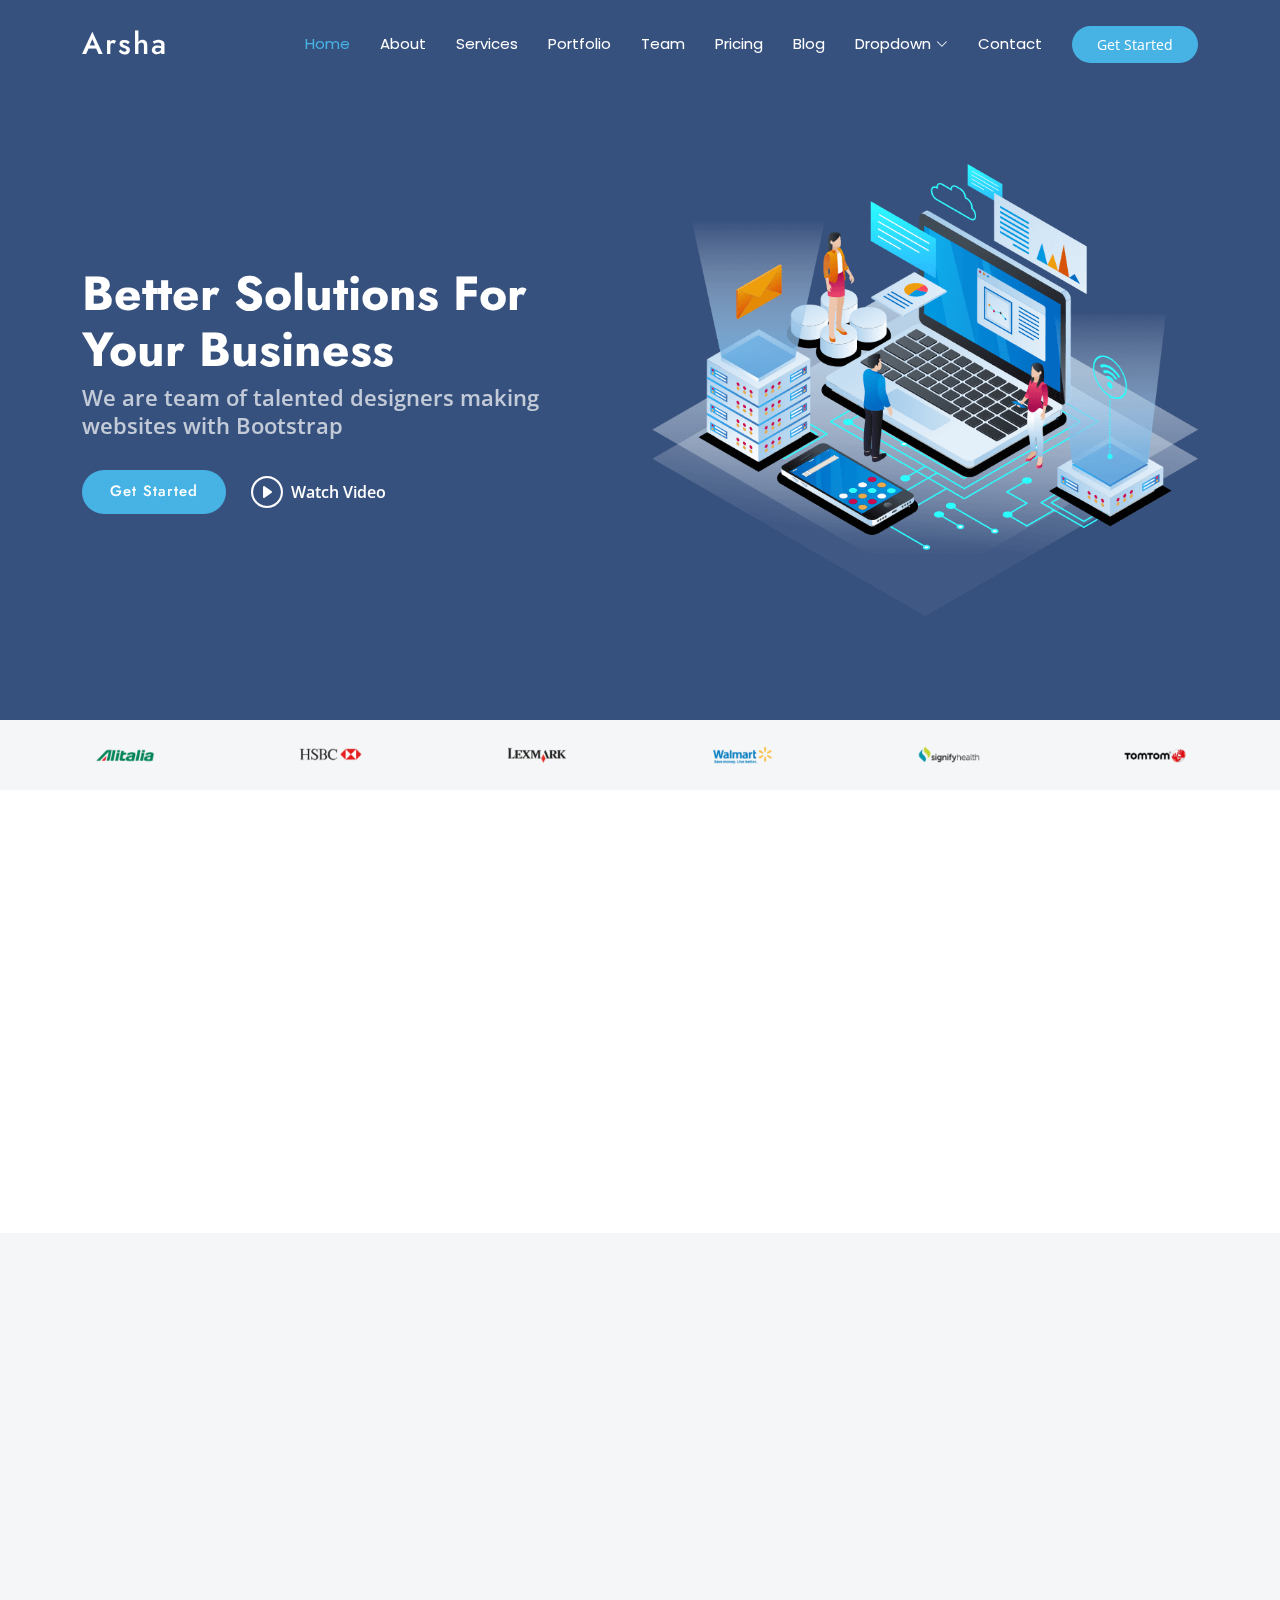
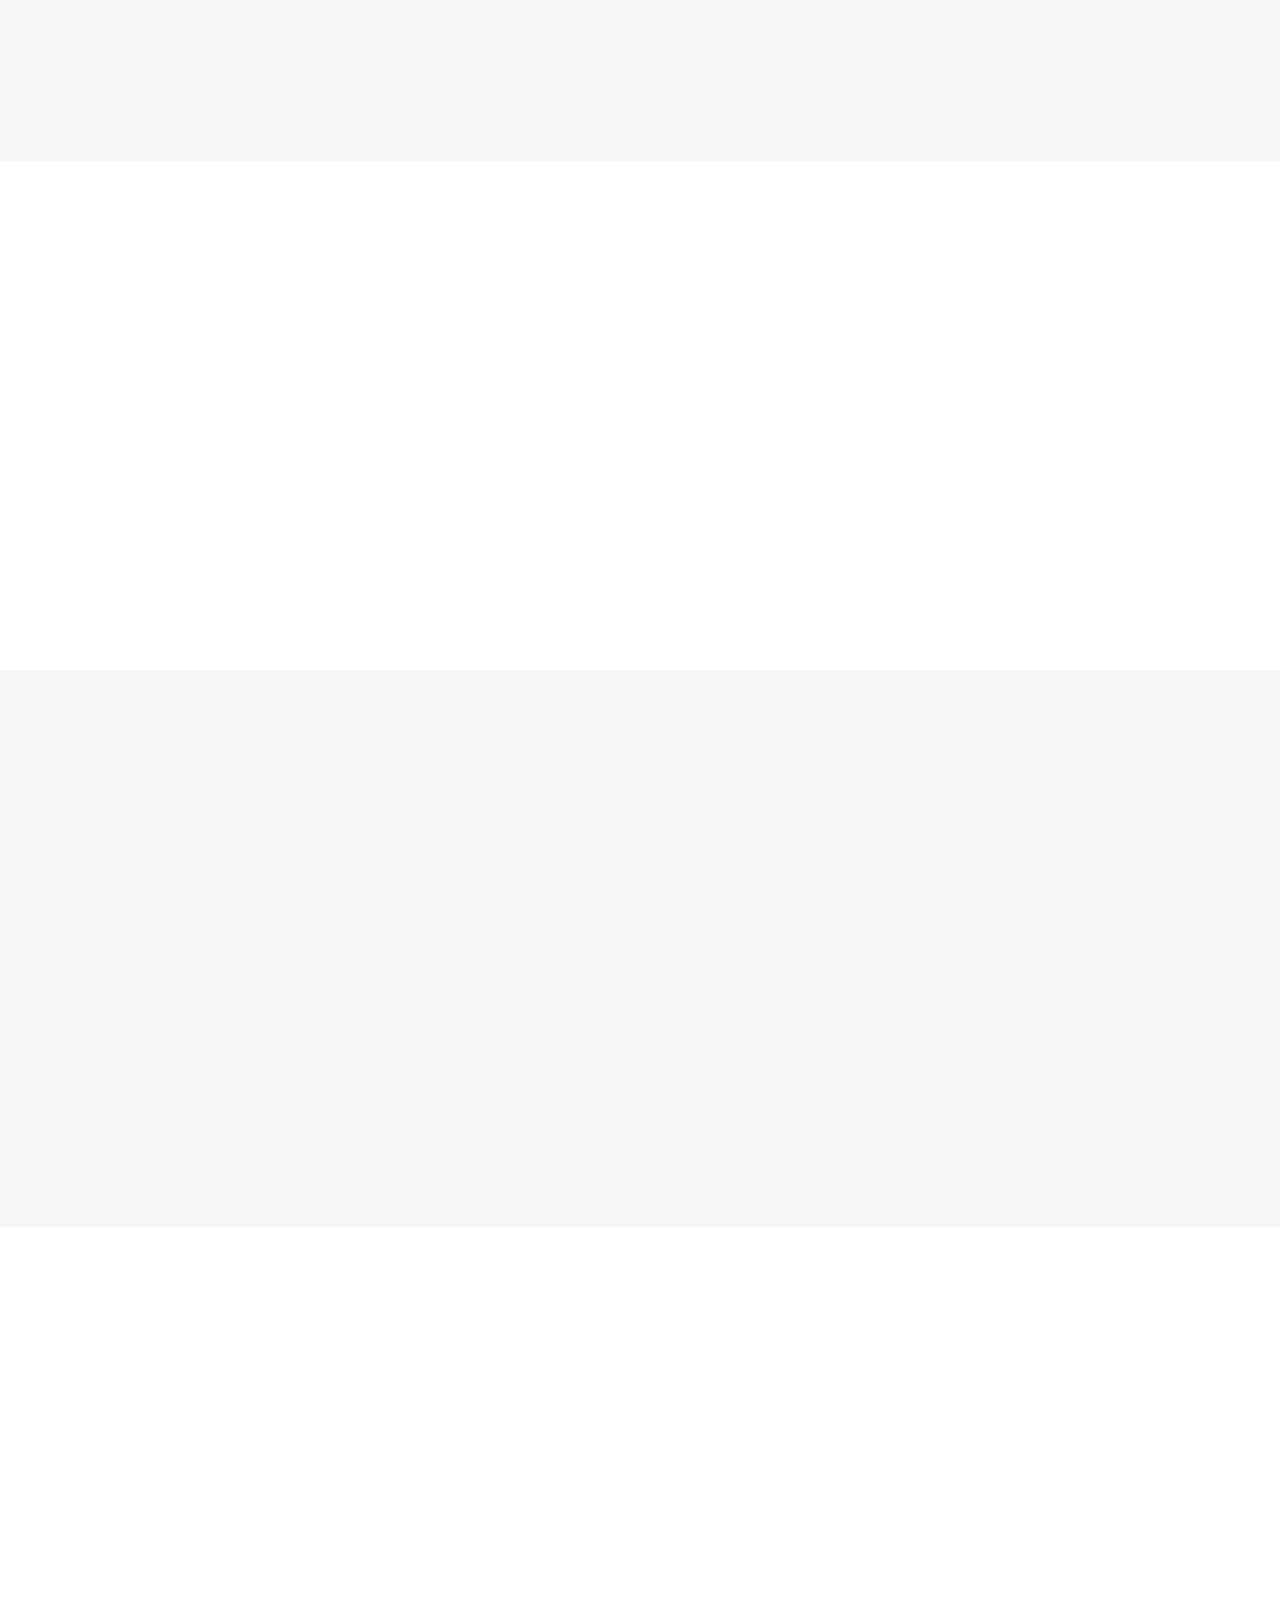
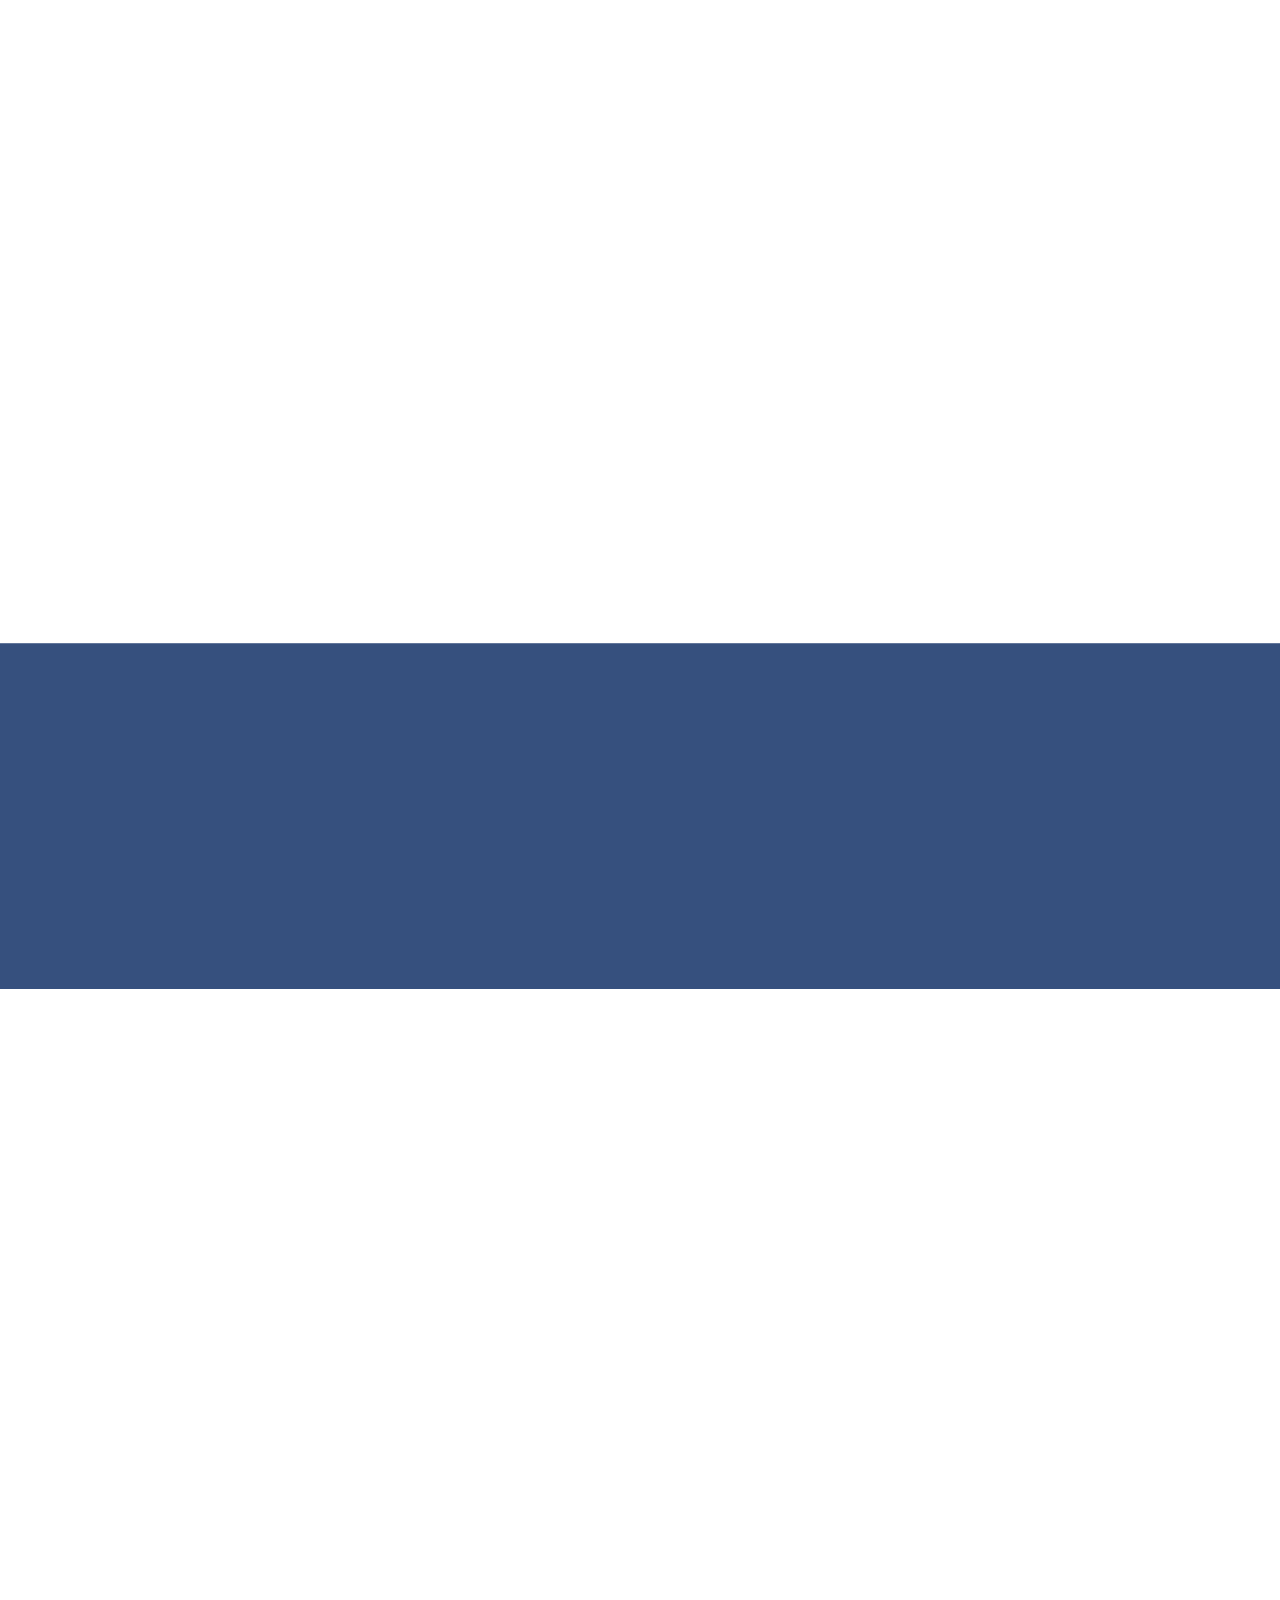
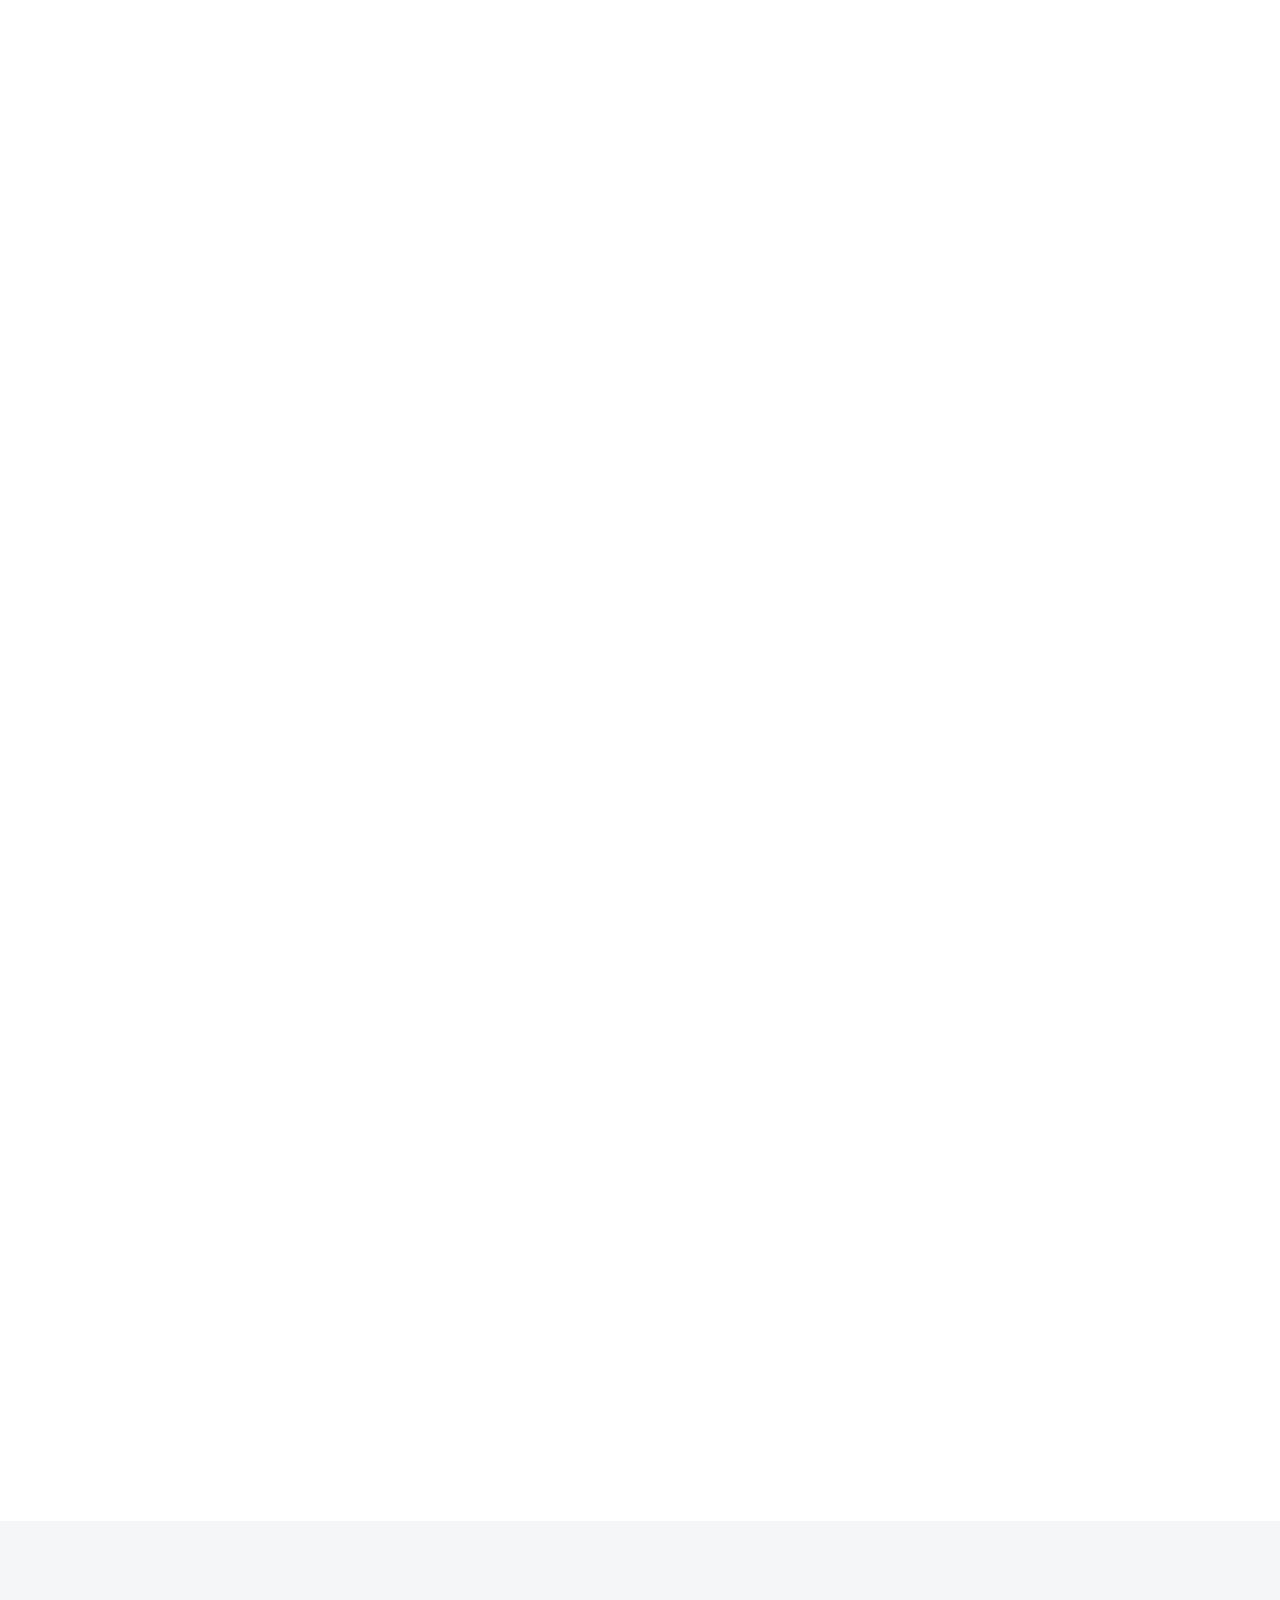
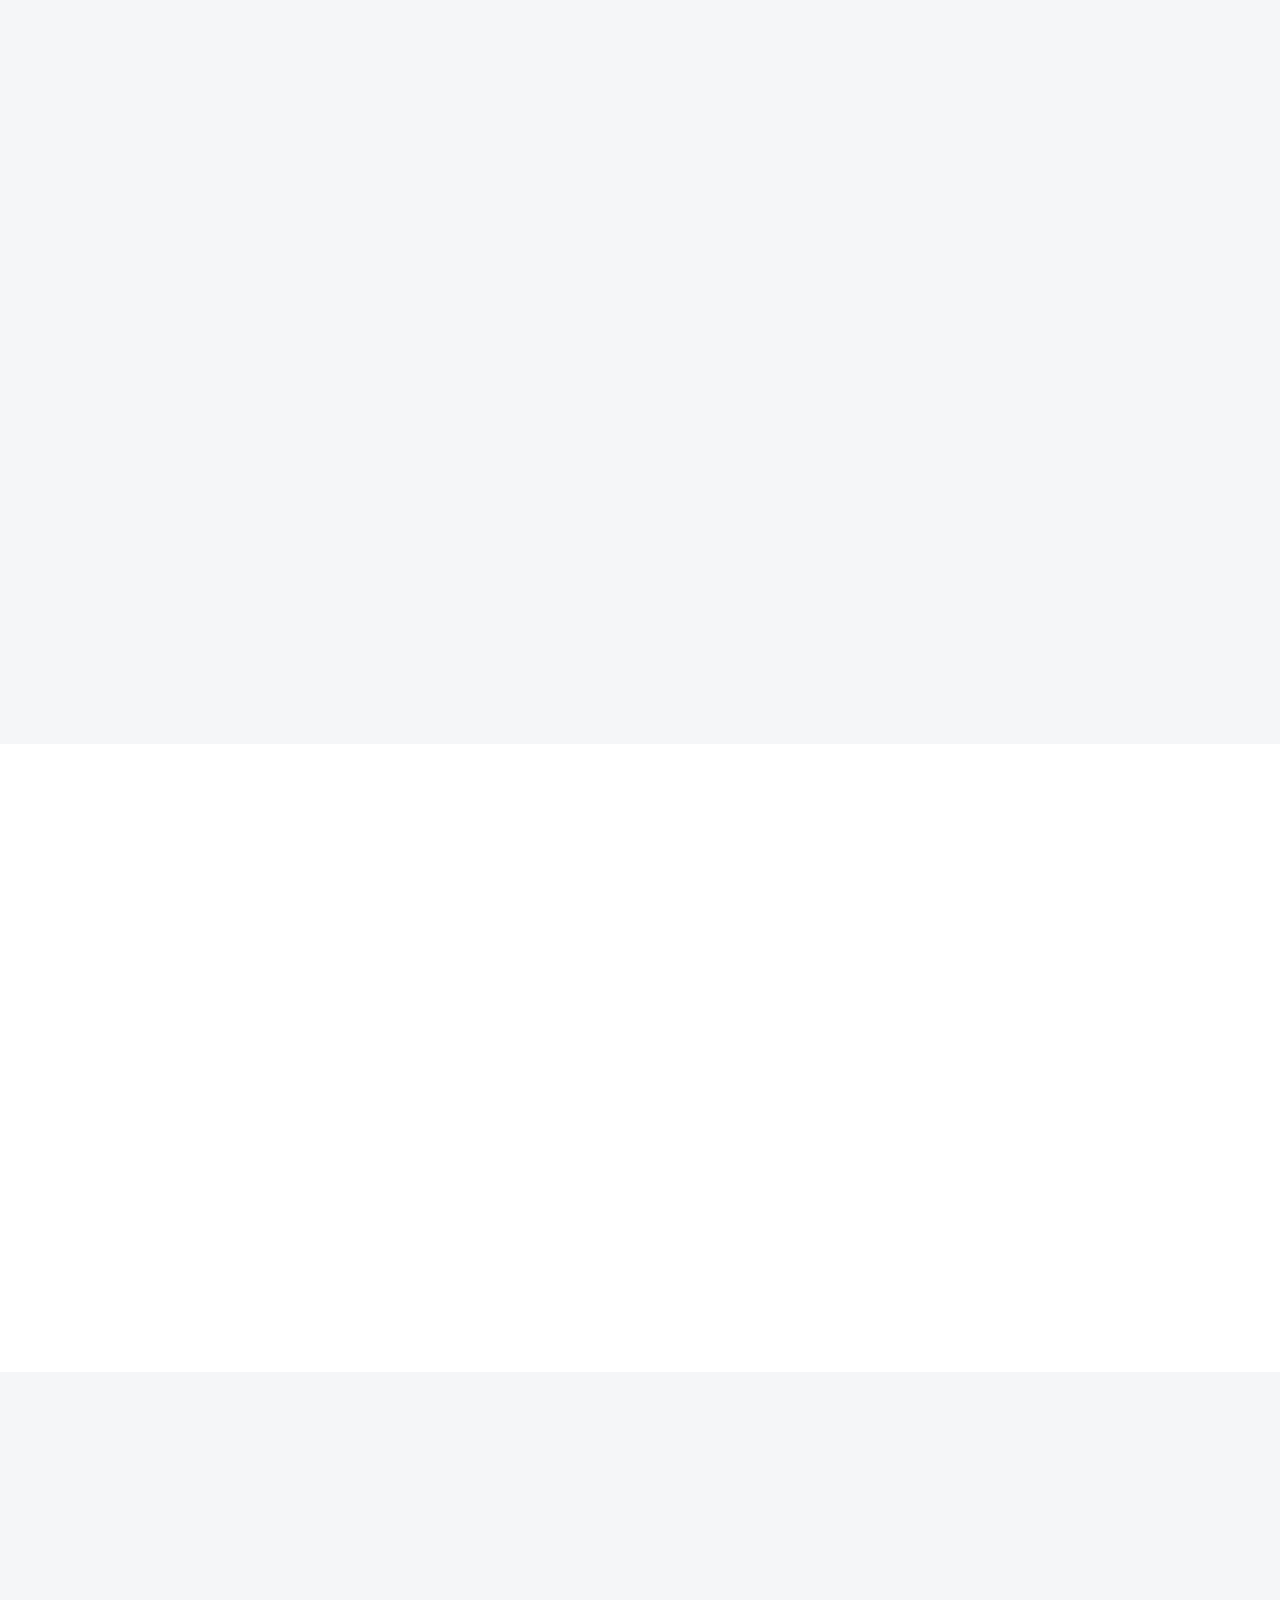
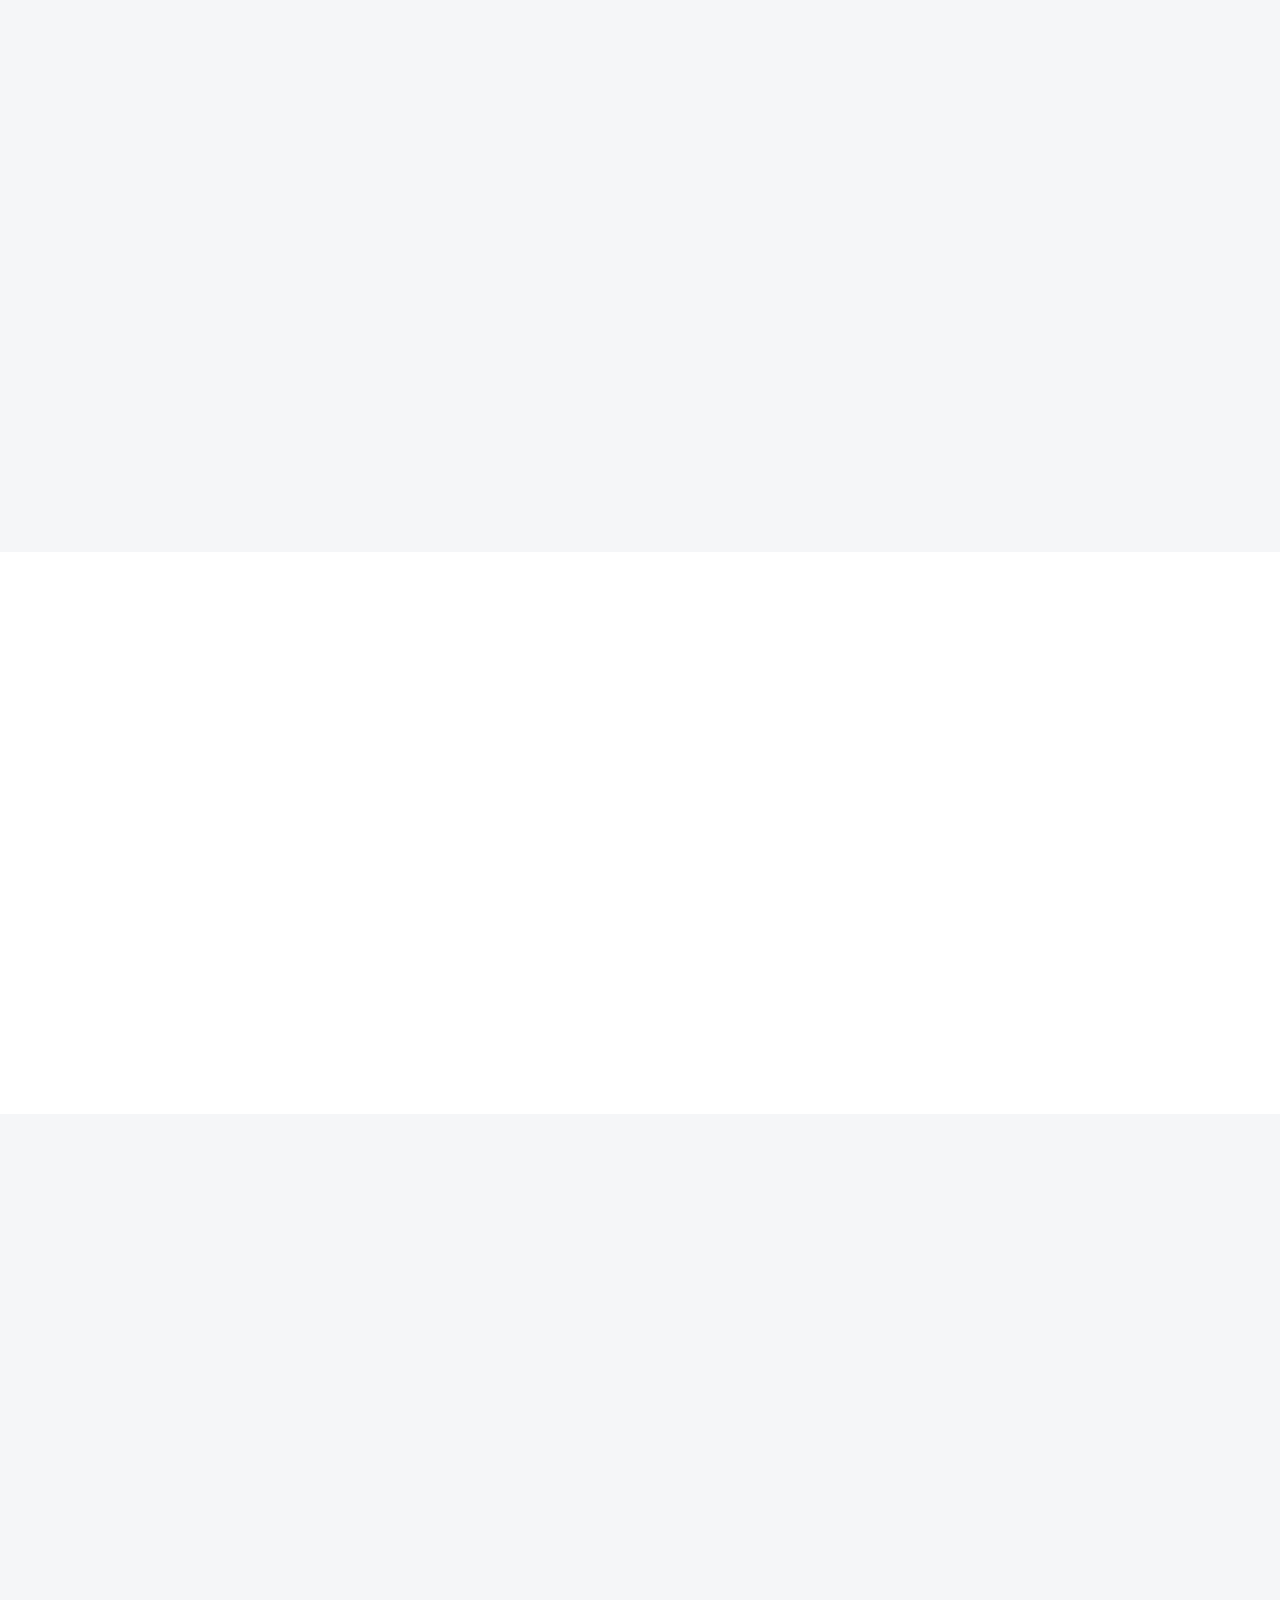
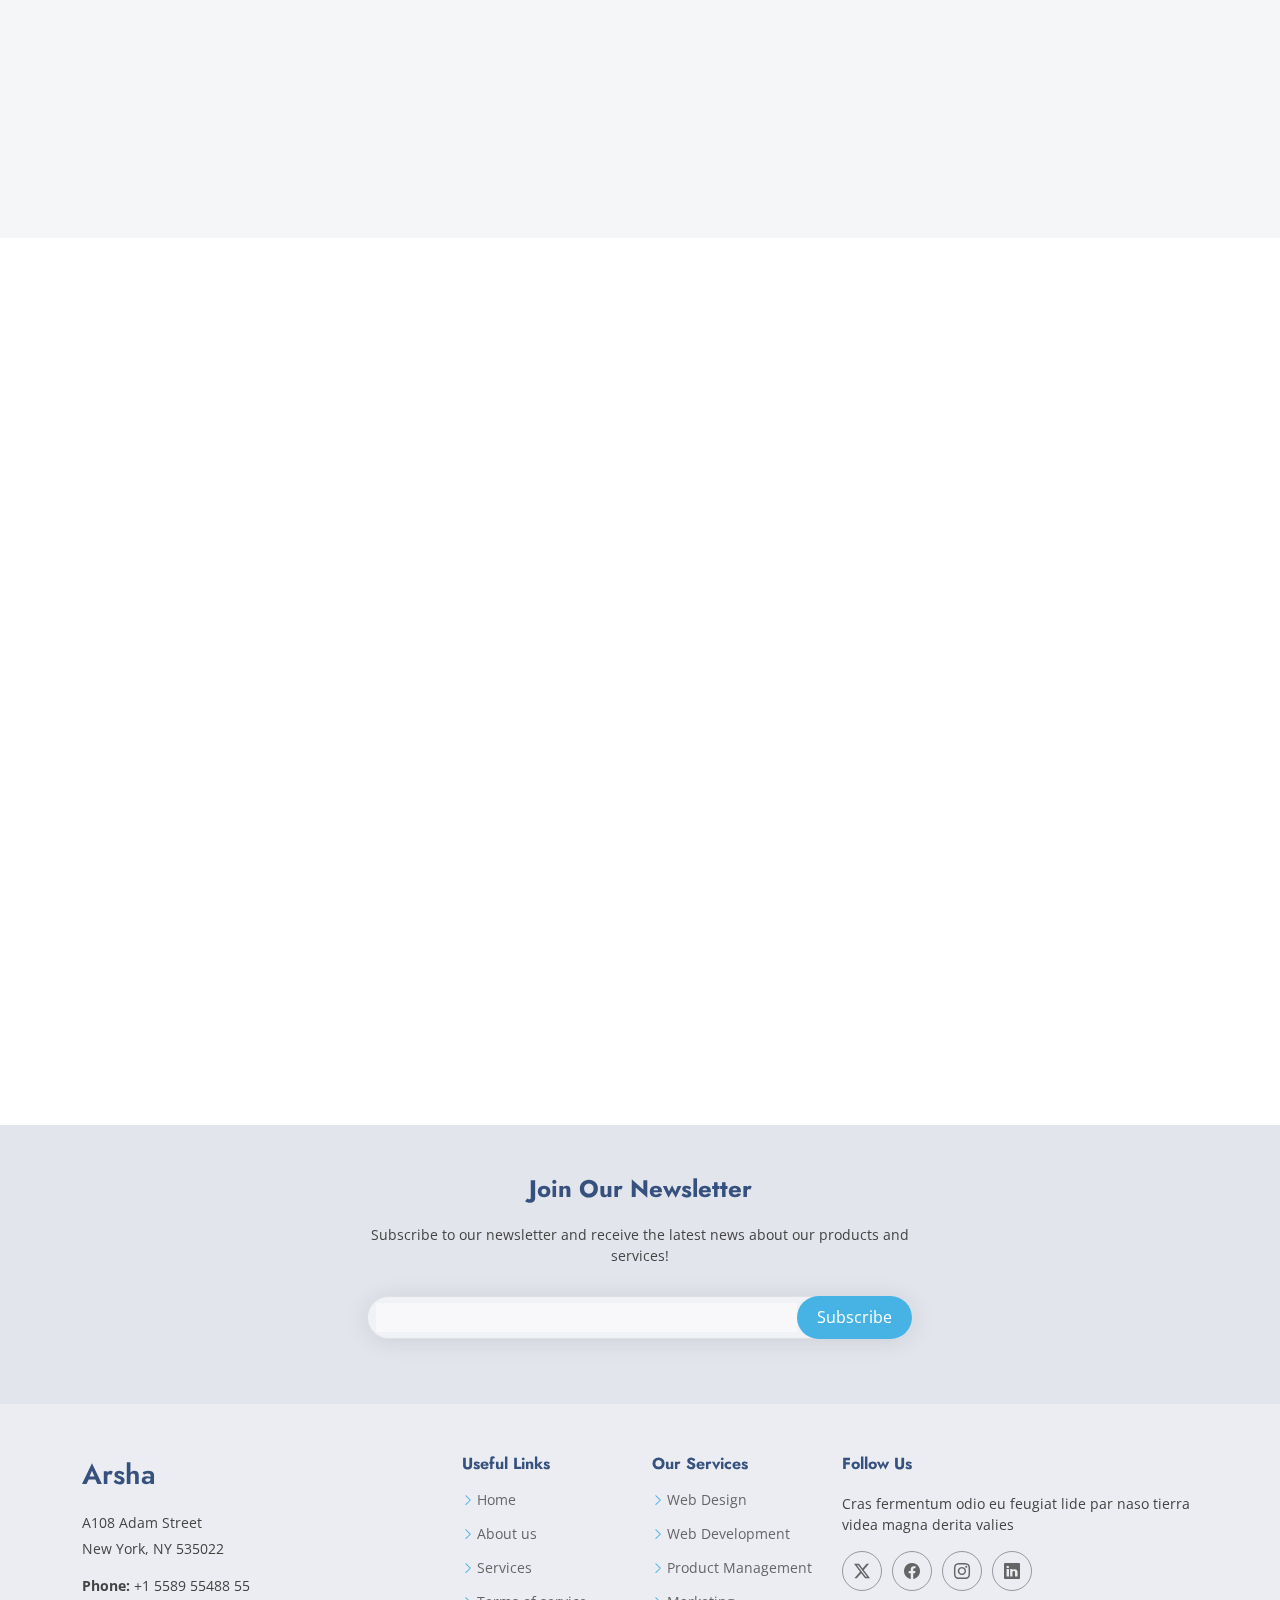
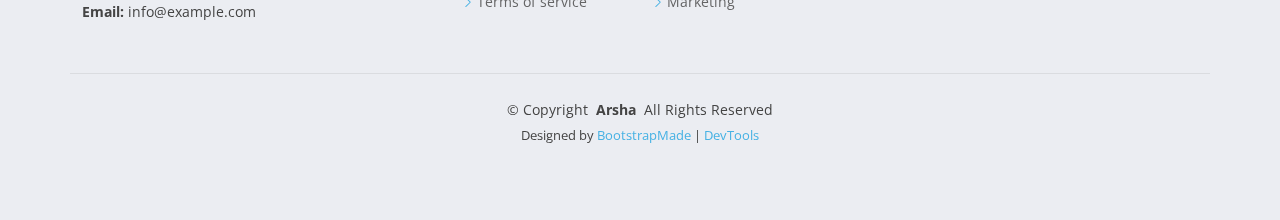
<file: index.html>
<!DOCTYPE html>
<html lang="en">

<head>
  <meta charset="utf-8">
  <meta content="width=device-width, initial-scale=1.0" name="viewport">
  <title>Index - Arsha Bootstrap Template</title>
  <meta name="description" content="">
  <meta name="keywords" content="">

  <!-- Favicons -->
  <link href="assets/img/favicon.png" rel="icon">
  <link href="assets/img/apple-touch-icon.png" rel="apple-touch-icon">

  <!-- Fonts -->
  <link href="https://fonts.googleapis.com" rel="preconnect">
  <link href="https://fonts.gstatic.com" rel="preconnect" crossorigin>
  <link href="https://fonts.googleapis.com/css2?family=Open+Sans:ital,wght@0,300;0,400;0,500;0,600;0,700;0,800;1,300;1,400;1,500;1,600;1,700;1,800&family=Poppins:ital,wght@0,100;0,200;0,300;0,400;0,500;0,600;0,700;0,800;0,900;1,100;1,200;1,300;1,400;1,500;1,600;1,700;1,800;1,900&family=Jost:ital,wght@0,100;0,200;0,300;0,400;0,500;0,600;0,700;0,800;0,900;1,100;1,200;1,300;1,400;1,500;1,600;1,700;1,800;1,900&display=swap" rel="stylesheet">

  <!-- Vendor CSS Files -->
  <link href="assets/vendor/bootstrap/css/bootstrap.min.css" rel="stylesheet">
  <link href="assets/vendor/bootstrap-icons/bootstrap-icons.css" rel="stylesheet">
  <link href="assets/vendor/aos/aos.css" rel="stylesheet">
  <link href="assets/vendor/glightbox/css/glightbox.min.css" rel="stylesheet">
  <link href="assets/vendor/swiper/swiper-bundle.min.css" rel="stylesheet">

  <!-- Main CSS File -->
  <link href="assets/css/main.css" rel="stylesheet">

  <!-- =======================================================
  * Template Name: Arsha
  * Template URL: https://bootstrapmade.com/arsha-free-bootstrap-html-template-corporate/
  * Updated: Feb 22 2025 with Bootstrap v5.3.3
  * Author: BootstrapMade.com
  * License: https://bootstrapmade.com/license/
  ======================================================== -->
</head>

<body class="index-page">

  <header id="header" class="header d-flex align-items-center fixed-top">
    <div class="container-fluid container-xl position-relative d-flex align-items-center">

      <a href="index.html" class="logo d-flex align-items-center me-auto">
        <!-- Uncomment the line below if you also wish to use an image logo -->
        <!-- <img src="assets/img/logo.webp" alt=""> -->
        <h1 class="sitename">Arsha</h1>
      </a>

      <nav id="navmenu" class="navmenu">
        <ul>
          <li><a href="#hero" class="active">Home</a></li>
          <li><a href="#about">About</a></li>
          <li><a href="#services">Services</a></li>
          <li><a href="#portfolio">Portfolio</a></li>
          <li><a href="#team">Team</a></li>
          <li><a href="#pricing">Pricing</a></li>
          <li><a href="blog.html">Blog</a></li>
          <li class="dropdown"><a href="#"><span>Dropdown</span> <i class="bi bi-chevron-down toggle-dropdown"></i></a>
            <ul>
              <li><a href="#">Dropdown 1</a></li>
              <li class="dropdown"><a href="#"><span>Deep Dropdown</span> <i class="bi bi-chevron-down toggle-dropdown"></i></a>
                <ul>
                  <li><a href="#">Deep Dropdown 1</a></li>
                  <li><a href="#">Deep Dropdown 2</a></li>
                  <li><a href="#">Deep Dropdown 3</a></li>
                  <li><a href="#">Deep Dropdown 4</a></li>
                  <li><a href="#">Deep Dropdown 5</a></li>
                </ul>
              </li>
              <li><a href="#">Dropdown 2</a></li>
              <li><a href="#">Dropdown 3</a></li>
              <li><a href="#">Dropdown 4</a></li>
            </ul>
          </li>
          <li><a href="#contact">Contact</a></li>
        </ul>
        <i class="mobile-nav-toggle d-xl-none bi bi-list"></i>
      </nav>

      <a class="btn-getstarted" href="#about">Get Started</a>

    </div>
  </header>

  <main class="main">

    <!-- Hero Section -->
    <section id="hero" class="hero section dark-background">

      <div class="container">
        <div class="row gy-4">
          <div class="col-lg-6 order-2 order-lg-1 d-flex flex-column justify-content-center" data-aos="zoom-out">
            <h1>Better Solutions For Your Business</h1>
            <p>We are team of talented designers making websites with Bootstrap</p>
            <div class="d-flex">
              <a href="#about" class="btn-get-started">Get Started</a>
              <a href="https://www.youtube.com/watch?v=Y7f98aduVJ8" class="glightbox btn-watch-video d-flex align-items-center"><i class="bi bi-play-circle"></i><span>Watch Video</span></a>
            </div>
          </div>
          <div class="col-lg-6 order-1 order-lg-2 hero-img" data-aos="zoom-out" data-aos-delay="200">
            <img src="assets/img/hero-img.png" class="img-fluid animated" alt="">
          </div>
        </div>
      </div>

    </section><!-- /Hero Section -->

    <!-- Clients Section -->
    <section id="clients" class="clients section light-background">

      <div class="container" data-aos="zoom-in">

        <div class="swiper init-swiper">
          <script type="application/json" class="swiper-config">
            {
              "loop": true,
              "speed": 600,
              "autoplay": {
                "delay": 5000
              },
              "slidesPerView": "auto",
              "pagination": {
                "el": ".swiper-pagination",
                "type": "bullets",
                "clickable": true
              },
              "breakpoints": {
                "320": {
                  "slidesPerView": 2,
                  "spaceBetween": 40
                },
                "480": {
                  "slidesPerView": 3,
                  "spaceBetween": 60
                },
                "640": {
                  "slidesPerView": 4,
                  "spaceBetween": 80
                },
                "992": {
                  "slidesPerView": 5,
                  "spaceBetween": 120
                },
                "1200": {
                  "slidesPerView": 6,
                  "spaceBetween": 120
                }
              }
            }
          </script>
          <div class="swiper-wrapper align-items-center">
            <div class="swiper-slide"><img src="assets/img/clients/clients-1.webp" class="img-fluid" alt=""></div>
            <div class="swiper-slide"><img src="assets/img/clients/clients-2.webp" class="img-fluid" alt=""></div>
            <div class="swiper-slide"><img src="assets/img/clients/clients-3.webp" class="img-fluid" alt=""></div>
            <div class="swiper-slide"><img src="assets/img/clients/clients-4.webp" class="img-fluid" alt=""></div>
            <div class="swiper-slide"><img src="assets/img/clients/clients-5.webp" class="img-fluid" alt=""></div>
            <div class="swiper-slide"><img src="assets/img/clients/clients-6.webp" class="img-fluid" alt=""></div>
            <div class="swiper-slide"><img src="assets/img/clients/clients-7.webp" class="img-fluid" alt=""></div>
            <div class="swiper-slide"><img src="assets/img/clients/clients-8.webp" class="img-fluid" alt=""></div>
          </div>
        </div>

      </div>

    </section><!-- /Clients Section -->

    <!-- About Section -->
    <section id="about" class="about section">

      <!-- Section Title -->
      <div class="container section-title" data-aos="fade-up">
        <h2>About Us</h2>
      </div><!-- End Section Title -->

      <div class="container">

        <div class="row gy-4">

          <div class="col-lg-6 content" data-aos="fade-up" data-aos-delay="100">
            <p>
              Lorem ipsum dolor sit amet, consectetur adipiscing elit, sed do eiusmod tempor incididunt ut labore et dolore
              magna aliqua.
            </p>
            <ul>
              <li><i class="bi bi-check2-circle"></i> <span>Ullamco laboris nisi ut aliquip ex ea commodo consequat.</span></li>
              <li><i class="bi bi-check2-circle"></i> <span>Duis aute irure dolor in reprehenderit in voluptate velit.</span></li>
              <li><i class="bi bi-check2-circle"></i> <span>Ullamco laboris nisi ut aliquip ex ea commodo</span></li>
            </ul>
          </div>

          <div class="col-lg-6" data-aos="fade-up" data-aos-delay="200">
            <p>Ullamco laboris nisi ut aliquip ex ea commodo consequat. Duis aute irure dolor in reprehenderit in voluptate velit esse cillum dolore eu fugiat nulla pariatur. Excepteur sint occaecat cupidatat non proident, sunt in culpa qui officia deserunt mollit anim id est laborum. </p>
            <a href="#" class="read-more"><span>Read More</span><i class="bi bi-arrow-right"></i></a>
          </div>

        </div>

      </div>

    </section><!-- /About Section -->

    <!-- Why Us Section -->
    <section id="why-us" class="section why-us light-background" data-builder="section">

      <div class="container-fluid">

        <div class="row gy-4">

          <div class="col-lg-7 d-flex flex-column justify-content-center order-2 order-lg-1">

            <div class="content px-xl-5" data-aos="fade-up" data-aos-delay="100">
              <h3><span>Eum ipsam laborum deleniti </span><strong>velit pariatur architecto aut nihil</strong></h3>
              <p>
                Lorem ipsum dolor sit amet, consectetur adipiscing elit, sed do eiusmod tempor incididunt ut labore et dolore magna aliqua. Duis aute irure dolor in reprehenderit
              </p>
            </div>

            <div class="faq-container px-xl-5" data-aos="fade-up" data-aos-delay="200">

              <div class="faq-item faq-active">

                <h3><span>01</span> Non consectetur a erat nam at lectus urna duis?</h3>
                <div class="faq-content">
                  <p>Feugiat pretium nibh ipsum consequat. Tempus iaculis urna id volutpat lacus laoreet non curabitur gravida. Venenatis lectus magna fringilla urna porttitor rhoncus dolor purus non.</p>
                </div>
                <i class="faq-toggle bi bi-chevron-right"></i>
              </div><!-- End Faq item-->

              <div class="faq-item">
                <h3><span>02</span> Feugiat scelerisque varius morbi enim nunc faucibus a pellentesque?</h3>
                <div class="faq-content">
                  <p>Dolor sit amet consectetur adipiscing elit pellentesque habitant morbi. Id interdum velit laoreet id donec ultrices. Fringilla phasellus faucibus scelerisque eleifend donec pretium. Est pellentesque elit ullamcorper dignissim. Mauris ultrices eros in cursus turpis massa tincidunt dui.</p>
                </div>
                <i class="faq-toggle bi bi-chevron-right"></i>
              </div><!-- End Faq item-->

              <div class="faq-item">
                <h3><span>03</span> Dolor sit amet consectetur adipiscing elit pellentesque?</h3>
                <div class="faq-content">
                  <p>Eleifend mi in nulla posuere sollicitudin aliquam ultrices sagittis orci. Faucibus pulvinar elementum integer enim. Sem nulla pharetra diam sit amet nisl suscipit. Rutrum tellus pellentesque eu tincidunt. Lectus urna duis convallis convallis tellus. Urna molestie at elementum eu facilisis sed odio morbi quis</p>
                </div>
                <i class="faq-toggle bi bi-chevron-right"></i>
              </div><!-- End Faq item-->

            </div>

          </div>

          <div class="col-lg-5 order-1 order-lg-2 why-us-img">
            <img src="assets/img/why-us.png" class="img-fluid" alt="" data-aos="zoom-in" data-aos-delay="100">
          </div>
        </div>

      </div>

    </section><!-- /Why Us Section -->

    <!-- Skills Section -->
    <section id="skills" class="skills section">

      <div class="container" data-aos="fade-up" data-aos-delay="100">

        <div class="row">

          <div class="col-lg-6 d-flex align-items-center">
            <img src="assets/img/illustration/illustration-10.webp" class="img-fluid" alt="">
          </div>

          <div class="col-lg-6 pt-4 pt-lg-0 content">

            <h3>Voluptatem dignissimos provident quasi corporis voluptas</h3>
            <p class="fst-italic">
              Lorem ipsum dolor sit amet, consectetur adipiscing elit, sed do eiusmod tempor incididunt ut labore et dolore magna aliqua.
            </p>

            <div class="skills-content skills-animation">

              <div class="progress">
                <span class="skill"><span>HTML</span> <i class="val">100%</i></span>
                <div class="progress-bar-wrap">
                  <div class="progress-bar" role="progressbar" aria-valuenow="100" aria-valuemin="0" aria-valuemax="100"></div>
                </div>
              </div><!-- End Skills Item -->

              <div class="progress">
                <span class="skill"><span>CSS</span> <i class="val">90%</i></span>
                <div class="progress-bar-wrap">
                  <div class="progress-bar" role="progressbar" aria-valuenow="90" aria-valuemin="0" aria-valuemax="100"></div>
                </div>
              </div><!-- End Skills Item -->

              <div class="progress">
                <span class="skill"><span>JavaScript</span> <i class="val">75%</i></span>
                <div class="progress-bar-wrap">
                  <div class="progress-bar" role="progressbar" aria-valuenow="75" aria-valuemin="0" aria-valuemax="100"></div>
                </div>
              </div><!-- End Skills Item -->

              <div class="progress">
                <span class="skill"><span>Photoshop</span> <i class="val">55%</i></span>
                <div class="progress-bar-wrap">
                  <div class="progress-bar" role="progressbar" aria-valuenow="55" aria-valuemin="0" aria-valuemax="100"></div>
                </div>
              </div><!-- End Skills Item -->

            </div>

          </div>
        </div>

      </div>

    </section><!-- /Skills Section -->

    <!-- Services Section -->
    <section id="services" class="services section light-background">

      <!-- Section Title -->
      <div class="container section-title" data-aos="fade-up">
        <h2>Services</h2>
        <p>Necessitatibus eius consequatur ex aliquid fuga eum quidem sint consectetur velit</p>
      </div><!-- End Section Title -->

      <div class="container">

        <div class="row gy-4">

          <div class="col-xl-3 col-md-6 d-flex" data-aos="fade-up" data-aos-delay="100">
            <div class="service-item position-relative">
              <div class="icon"><i class="bi bi-activity icon"></i></div>
              <h4><a href="" class="stretched-link">Lorem Ipsum</a></h4>
              <p>Voluptatum deleniti atque corrupti quos dolores et quas molestias excepturi</p>
            </div>
          </div><!-- End Service Item -->

          <div class="col-xl-3 col-md-6 d-flex" data-aos="fade-up" data-aos-delay="200">
            <div class="service-item position-relative">
              <div class="icon"><i class="bi bi-bounding-box-circles icon"></i></div>
              <h4><a href="" class="stretched-link">Sed ut perspici</a></h4>
              <p>Duis aute irure dolor in reprehenderit in voluptate velit esse cillum dolore</p>
            </div>
          </div><!-- End Service Item -->

          <div class="col-xl-3 col-md-6 d-flex" data-aos="fade-up" data-aos-delay="300">
            <div class="service-item position-relative">
              <div class="icon"><i class="bi bi-calendar4-week icon"></i></div>
              <h4><a href="" class="stretched-link">Magni Dolores</a></h4>
              <p>Excepteur sint occaecat cupidatat non proident, sunt in culpa qui officia</p>
            </div>
          </div><!-- End Service Item -->

          <div class="col-xl-3 col-md-6 d-flex" data-aos="fade-up" data-aos-delay="400">
            <div class="service-item position-relative">
              <div class="icon"><i class="bi bi-broadcast icon"></i></div>
              <h4><a href="" class="stretched-link">Nemo Enim</a></h4>
              <p>At vero eos et accusamus et iusto odio dignissimos ducimus qui blanditiis</p>
            </div>
          </div><!-- End Service Item -->

        </div>

      </div>

    </section><!-- /Services Section -->

    <!-- Work Process Section -->
    <section id="work-process" class="work-process section">

      <!-- Section Title -->
      <div class="container section-title" data-aos="fade-up">
        <h2>Work Process</h2>
        <p>Necessitatibus eius consequatur ex aliquid fuga eum quidem sint consectetur velit</p>
      </div><!-- End Section Title -->

      <div class="container" data-aos="fade-up" data-aos-delay="100">

        <div class="row gy-5">

          <div class="col-lg-4" data-aos="fade-up" data-aos-delay="200">
            <div class="steps-item">
              <div class="steps-image">
                <img src="assets/img/steps/steps-1.webp" alt="Step 1" class="img-fluid" loading="lazy">
              </div>
              <div class="steps-content">
                <div class="steps-number">01</div>
                <h3>Research &amp; Analysis</h3>
                <p>Nemo enim ipsam voluptatem quia voluptas sit aspernatur aut odit aut fugit, sed quia consequuntur magni dolores eos qui ratione.</p>
                <div class="steps-features">
                  <div class="feature-item">
                    <i class="bi bi-check-circle"></i>
                    <span>Market Research</span>
                  </div>
                  <div class="feature-item">
                    <i class="bi bi-check-circle"></i>
                    <span>Data Analysis</span>
                  </div>
                  <div class="feature-item">
                    <i class="bi bi-check-circle"></i>
                    <span>User Feedback</span>
                  </div>
                </div>
              </div>
            </div><!-- End Steps Item -->
          </div>

          <div class="col-lg-4" data-aos="fade-up" data-aos-delay="300">
            <div class="steps-item">
              <div class="steps-image">
                <img src="assets/img/steps/steps-2.webp" alt="Step 2" class="img-fluid" loading="lazy">
              </div>
              <div class="steps-content">
                <div class="steps-number">02</div>
                <h3>Design &amp; Planning</h3>
                <p>Ut enim ad minima veniam, quis nostrum exercitationem ullam corporis suscipit laboriosam, nisi ut aliquid ex ea commodi consequatur.</p>
                <div class="steps-features">
                  <div class="feature-item">
                    <i class="bi bi-check-circle"></i>
                    <span>Wireframing</span>
                  </div>
                  <div class="feature-item">
                    <i class="bi bi-check-circle"></i>
                    <span>UI/UX Design</span>
                  </div>
                  <div class="feature-item">
                    <i class="bi bi-check-circle"></i>
                    <span>Prototyping</span>
                  </div>
                </div>
              </div>
            </div><!-- End Steps Item -->
          </div>

          <div class="col-lg-4" data-aos="fade-up" data-aos-delay="400">
            <div class="steps-item">
              <div class="steps-image">
                <img src="assets/img/steps/steps-3.webp" alt="Step 3" class="img-fluid" loading="lazy">
              </div>
              <div class="steps-content">
                <div class="steps-number">03</div>
                <h3>Development &amp; Launch</h3>
                <p>Et harum quidem rerum facilis est et expedita distinctio. Nam libero tempore, cum soluta nobis est eligendi optio cumque nihil.</p>
                <div class="steps-features">
                  <div class="feature-item">
                    <i class="bi bi-check-circle"></i>
                    <span>Development</span>
                  </div>
                  <div class="feature-item">
                    <i class="bi bi-check-circle"></i>
                    <span>Testing</span>
                  </div>
                  <div class="feature-item">
                    <i class="bi bi-check-circle"></i>
                    <span>Deployment</span>
                  </div>
                </div>
              </div>
            </div><!-- End Steps Item -->
          </div>

        </div>

      </div>

    </section><!-- /Work Process Section -->

    <!-- Call To Action Section -->
    <section id="call-to-action" class="call-to-action section dark-background">

      <img src="assets/img/bg/bg-8.webp" alt="">

      <div class="container">

        <div class="row" data-aos="zoom-in" data-aos-delay="100">
          <div class="col-xl-9 text-center text-xl-start">
            <h3>Call To Action</h3>
            <p>Duis aute irure dolor in reprehenderit in voluptate velit esse cillum dolore eu fugiat nulla pariatur. Excepteur sint occaecat cupidatat non proident, sunt in culpa qui officia deserunt mollit anim id est laborum.</p>
          </div>
          <div class="col-xl-3 cta-btn-container text-center">
            <a class="cta-btn align-middle" href="#">Call To Action</a>
          </div>
        </div>

      </div>

    </section><!-- /Call To Action Section -->

    <!-- Portfolio Section -->
    <section id="portfolio" class="portfolio section">

      <!-- Section Title -->
      <div class="container section-title" data-aos="fade-up">
        <h2>Portfolio</h2>
        <p>Necessitatibus eius consequatur ex aliquid fuga eum quidem sint consectetur velit</p>
      </div><!-- End Section Title -->

      <div class="container">

        <div class="isotope-layout" data-default-filter="*" data-layout="masonry" data-sort="original-order">

          <ul class="portfolio-filters isotope-filters" data-aos="fade-up" data-aos-delay="100">
            <li data-filter="*" class="filter-active">All</li>
            <li data-filter=".filter-app">App</li>
            <li data-filter=".filter-product">Card</li>
            <li data-filter=".filter-branding">Web</li>
          </ul><!-- End Portfolio Filters -->

          <div class="row gy-4 isotope-container" data-aos="fade-up" data-aos-delay="200">

            <div class="col-lg-4 col-md-6 portfolio-item isotope-item filter-app">
              <img src="assets/img/portfolio/portfolio-portrait-1.webp" class="img-fluid" alt="">
              <div class="portfolio-info">
                <h4>App 1</h4>
                <p>Lorem ipsum, dolor sit</p>
                <a href="assets/img/portfolio/portfolio-portrait-1.webp" title="App 1" data-gallery="portfolio-gallery-app" class="glightbox preview-link"><i class="bi bi-zoom-in"></i></a>
                <a href="portfolio-details.html" title="More Details" class="details-link"><i class="bi bi-link-45deg"></i></a>
              </div>
            </div><!-- End Portfolio Item -->

            <div class="col-lg-4 col-md-6 portfolio-item isotope-item filter-product">
              <img src="assets/img/portfolio/portfolio-1.webp" class="img-fluid" alt="">
              <div class="portfolio-info">
                <h4>Product 1</h4>
                <p>Lorem ipsum, dolor sit</p>
                <a href="assets/img/portfolio/portfolio-1.webp" title="Product 1" data-gallery="portfolio-gallery-product" class="glightbox preview-link"><i class="bi bi-zoom-in"></i></a>
                <a href="portfolio-details.html" title="More Details" class="details-link"><i class="bi bi-link-45deg"></i></a>
              </div>
            </div><!-- End Portfolio Item -->

            <div class="col-lg-4 col-md-6 portfolio-item isotope-item filter-branding">
              <img src="assets/img/portfolio/portfolio-3.webp" class="img-fluid" alt="">
              <div class="portfolio-info">
                <h4>Branding 1</h4>
                <p>Lorem ipsum, dolor sit</p>
                <a href="assets/img/portfolio/portfolio-3.webp" title="Branding 1" data-gallery="portfolio-gallery-branding" class="glightbox preview-link"><i class="bi bi-zoom-in"></i></a>
                <a href="portfolio-details.html" title="More Details" class="details-link"><i class="bi bi-link-45deg"></i></a>
              </div>
            </div><!-- End Portfolio Item -->

            <div class="col-lg-4 col-md-6 portfolio-item isotope-item filter-app">
              <img src="assets/img/portfolio/portfolio-4.webp" class="img-fluid" alt="">
              <div class="portfolio-info">
                <h4>App 2</h4>
                <p>Lorem ipsum, dolor sit</p>
                <a href="assets/img/portfolio/portfolio-4.webp" title="App 2" data-gallery="portfolio-gallery-app" class="glightbox preview-link"><i class="bi bi-zoom-in"></i></a>
                <a href="portfolio-details.html" title="More Details" class="details-link"><i class="bi bi-link-45deg"></i></a>
              </div>
            </div><!-- End Portfolio Item -->

            <div class="col-lg-4 col-md-6 portfolio-item isotope-item filter-product">
              <img src="assets/img/portfolio/portfolio-portrait-2.webp" class="img-fluid" alt="">
              <div class="portfolio-info">
                <h4>Product 2</h4>
                <p>Lorem ipsum, dolor sit</p>
                <a href="assets/img/portfolio/portfolio-portrait-2.webp" title="Product 2" data-gallery="portfolio-gallery-product" class="glightbox preview-link"><i class="bi bi-zoom-in"></i></a>
                <a href="portfolio-details.html" title="More Details" class="details-link"><i class="bi bi-link-45deg"></i></a>
              </div>
            </div><!-- End Portfolio Item -->

            <div class="col-lg-4 col-md-6 portfolio-item isotope-item filter-branding">
              <img src="assets/img/portfolio/portfolio-portrait-3.webp" class="img-fluid" alt="">
              <div class="portfolio-info">
                <h4>Branding 2</h4>
                <p>Lorem ipsum, dolor sit</p>
                <a href="assets/img/portfolio/portfolio-portrait-3.webp" title="Branding 2" data-gallery="portfolio-gallery-branding" class="glightbox preview-link"><i class="bi bi-zoom-in"></i></a>
                <a href="portfolio-details.html" title="More Details" class="details-link"><i class="bi bi-link-45deg"></i></a>
              </div>
            </div><!-- End Portfolio Item -->

            <div class="col-lg-4 col-md-6 portfolio-item isotope-item filter-app">
              <img src="assets/img/portfolio/portfolio-7.webp" class="img-fluid" alt="">
              <div class="portfolio-info">
                <h4>App 3</h4>
                <p>Lorem ipsum, dolor sit</p>
                <a href="assets/img/portfolio/portfolio-7.webp" title="App 3" data-gallery="portfolio-gallery-app" class="glightbox preview-link"><i class="bi bi-zoom-in"></i></a>
                <a href="portfolio-details.html" title="More Details" class="details-link"><i class="bi bi-link-45deg"></i></a>
              </div>
            </div><!-- End Portfolio Item -->

            <div class="col-lg-4 col-md-6 portfolio-item isotope-item filter-product">
              <img src="assets/img/portfolio/portfolio-8.webp" class="img-fluid" alt="">
              <div class="portfolio-info">
                <h4>Product 3</h4>
                <p>Lorem ipsum, dolor sit</p>
                <a href="assets/img/portfolio/portfolio-8.webp" title="Product 3" data-gallery="portfolio-gallery-product" class="glightbox preview-link"><i class="bi bi-zoom-in"></i></a>
                <a href="portfolio-details.html" title="More Details" class="details-link"><i class="bi bi-link-45deg"></i></a>
              </div>
            </div><!-- End Portfolio Item -->

            <div class="col-lg-4 col-md-6 portfolio-item isotope-item filter-branding">
              <img src="assets/img/portfolio/portfolio-9.webp" class="img-fluid" alt="">
              <div class="portfolio-info">
                <h4>Branding 3</h4>
                <p>Lorem ipsum, dolor sit</p>
                <a href="assets/img/portfolio/portfolio-9.webp" title="Branding 2" data-gallery="portfolio-gallery-branding" class="glightbox preview-link"><i class="bi bi-zoom-in"></i></a>
                <a href="portfolio-details.html" title="More Details" class="details-link"><i class="bi bi-link-45deg"></i></a>
              </div>
            </div><!-- End Portfolio Item -->

          </div><!-- End Portfolio Container -->

        </div>

      </div>

    </section><!-- /Portfolio Section -->

    <!-- Team Section -->
    <section id="team" class="team section">

      <!-- Section Title -->
      <div class="container section-title" data-aos="fade-up">
        <h2>Team</h2>
        <p>Necessitatibus eius consequatur ex aliquid fuga eum quidem sint consectetur velit</p>
      </div><!-- End Section Title -->

      <div class="container">

        <div class="row gy-4">

          <div class="col-lg-6" data-aos="fade-up" data-aos-delay="100">
            <div class="team-member d-flex align-items-start">
              <div class="pic"><img src="assets/img/person/person-m-7.webp" class="img-fluid" alt=""></div>
              <div class="member-info">
                <h4>Walter White</h4>
                <span>Chief Executive Officer</span>
                <p>Explicabo voluptatem mollitia et repellat qui dolorum quasi</p>
                <div class="social">
                  <a href=""><i class="bi bi-twitter-x"></i></a>
                  <a href=""><i class="bi bi-facebook"></i></a>
                  <a href=""><i class="bi bi-instagram"></i></a>
                  <a href=""> <i class="bi bi-linkedin"></i> </a>
                </div>
              </div>
            </div>
          </div><!-- End Team Member -->

          <div class="col-lg-6" data-aos="fade-up" data-aos-delay="200">
            <div class="team-member d-flex align-items-start">
              <div class="pic"><img src="assets/img/person/person-f-8.webp" class="img-fluid" alt=""></div>
              <div class="member-info">
                <h4>Sarah Jhonson</h4>
                <span>Product Manager</span>
                <p>Aut maiores voluptates amet et quis praesentium qui senda para</p>
                <div class="social">
                  <a href=""><i class="bi bi-twitter-x"></i></a>
                  <a href=""><i class="bi bi-facebook"></i></a>
                  <a href=""><i class="bi bi-instagram"></i></a>
                  <a href=""> <i class="bi bi-linkedin"></i> </a>
                </div>
              </div>
            </div>
          </div><!-- End Team Member -->

          <div class="col-lg-6" data-aos="fade-up" data-aos-delay="300">
            <div class="team-member d-flex align-items-start">
              <div class="pic"><img src="assets/img/person/person-m-6.webp" class="img-fluid" alt=""></div>
              <div class="member-info">
                <h4>William Anderson</h4>
                <span>CTO</span>
                <p>Quisquam facilis cum velit laborum corrupti fuga rerum quia</p>
                <div class="social">
                  <a href=""><i class="bi bi-twitter-x"></i></a>
                  <a href=""><i class="bi bi-facebook"></i></a>
                  <a href=""><i class="bi bi-instagram"></i></a>
                  <a href=""> <i class="bi bi-linkedin"></i> </a>
                </div>
              </div>
            </div>
          </div><!-- End Team Member -->

          <div class="col-lg-6" data-aos="fade-up" data-aos-delay="400">
            <div class="team-member d-flex align-items-start">
              <div class="pic"><img src="assets/img/person/person-f-4.webp" class="img-fluid" alt=""></div>
              <div class="member-info">
                <h4>Amanda Jepson</h4>
                <span>Accountant</span>
                <p>Dolorum tempora officiis odit laborum officiis et et accusamus</p>
                <div class="social">
                  <a href=""><i class="bi bi-twitter-x"></i></a>
                  <a href=""><i class="bi bi-facebook"></i></a>
                  <a href=""><i class="bi bi-instagram"></i></a>
                  <a href=""> <i class="bi bi-linkedin"></i> </a>
                </div>
              </div>
            </div>
          </div><!-- End Team Member -->

        </div>

      </div>

    </section><!-- /Team Section -->

    <!-- Pricing Section -->
    <section id="pricing" class="pricing section light-background">

      <!-- Section Title -->
      <div class="container section-title" data-aos="fade-up">
        <h2>Pricing</h2>
        <p>Necessitatibus eius consequatur ex aliquid fuga eum quidem sint consectetur velit</p>
      </div><!-- End Section Title -->

      <div class="container">

        <div class="row gy-4">

          <div class="col-lg-4" data-aos="zoom-in" data-aos-delay="100">
            <div class="pricing-item">
              <h3>Free Plan</h3>
              <h4><sup>$</sup>0<span> / month</span></h4>
              <ul>
                <li><i class="bi bi-check"></i> <span>Quam adipiscing vitae proin</span></li>
                <li><i class="bi bi-check"></i> <span>Nec feugiat nisl pretium</span></li>
                <li><i class="bi bi-check"></i> <span>Nulla at volutpat diam uteera</span></li>
                <li class="na"><i class="bi bi-x"></i> <span>Pharetra massa massa ultricies</span></li>
                <li class="na"><i class="bi bi-x"></i> <span>Massa ultricies mi quis hendrerit</span></li>
              </ul>
              <a href="#" class="buy-btn">Buy Now</a>
            </div>
          </div><!-- End Pricing Item -->

          <div class="col-lg-4" data-aos="zoom-in" data-aos-delay="200">
            <div class="pricing-item featured">
              <h3>Business Plan</h3>
              <h4><sup>$</sup>29<span> / month</span></h4>
              <ul>
                <li><i class="bi bi-check"></i> <span>Quam adipiscing vitae proin</span></li>
                <li><i class="bi bi-check"></i> <span>Nec feugiat nisl pretium</span></li>
                <li><i class="bi bi-check"></i> <span>Nulla at volutpat diam uteera</span></li>
                <li><i class="bi bi-check"></i> <span>Pharetra massa massa ultricies</span></li>
                <li><i class="bi bi-check"></i> <span>Massa ultricies mi quis hendrerit</span></li>
              </ul>
              <a href="#" class="buy-btn">Buy Now</a>
            </div>
          </div><!-- End Pricing Item -->

          <div class="col-lg-4" data-aos="zoom-in" data-aos-delay="300">
            <div class="pricing-item">
              <h3>Developer Plan</h3>
              <h4><sup>$</sup>49<span> / month</span></h4>
              <ul>
                <li><i class="bi bi-check"></i> <span>Quam adipiscing vitae proin</span></li>
                <li><i class="bi bi-check"></i> <span>Nec feugiat nisl pretium</span></li>
                <li><i class="bi bi-check"></i> <span>Nulla at volutpat diam uteera</span></li>
                <li><i class="bi bi-check"></i> <span>Pharetra massa massa ultricies</span></li>
                <li><i class="bi bi-check"></i> <span>Massa ultricies mi quis hendrerit</span></li>
              </ul>
              <a href="#" class="buy-btn">Buy Now</a>
            </div>
          </div><!-- End Pricing Item -->

        </div>

      </div>

    </section><!-- /Pricing Section -->

    <!-- Testimonials Section -->
    <section id="testimonials" class="testimonials section">

      <!-- Section Title -->
      <div class="container section-title" data-aos="fade-up">
        <h2>Testimonials</h2>
        <p>Necessitatibus eius consequatur ex aliquid fuga eum quidem sint consectetur velit</p>
      </div><!-- End Section Title -->

      <div class="container" data-aos="fade-up" data-aos-delay="100">

        <div class="swiper init-swiper">
          <script type="application/json" class="swiper-config">
            {
              "loop": true,
              "speed": 600,
              "autoplay": {
                "delay": 5000
              },
              "slidesPerView": "auto",
              "pagination": {
                "el": ".swiper-pagination",
                "type": "bullets",
                "clickable": true
              }
            }
          </script>
          <div class="swiper-wrapper">

            <div class="swiper-slide">
              <div class="testimonial-item">
                <img src="assets/img/person/person-m-9.webp" class="testimonial-img" alt="">
                <h3>Saul Goodman</h3>
                <h4>Ceo &amp; Founder</h4>
                <div class="stars">
                  <i class="bi bi-star-fill"></i><i class="bi bi-star-fill"></i><i class="bi bi-star-fill"></i><i class="bi bi-star-fill"></i><i class="bi bi-star-fill"></i>
                </div>
                <p>
                  <i class="bi bi-quote quote-icon-left"></i>
                  <span>Proin iaculis purus consequat sem cure digni ssim donec porttitora entum suscipit rhoncus. Accusantium quam, ultricies eget id, aliquam eget nibh et. Maecen aliquam, risus at semper.</span>
                  <i class="bi bi-quote quote-icon-right"></i>
                </p>
              </div>
            </div><!-- End testimonial item -->

            <div class="swiper-slide">
              <div class="testimonial-item">
                <img src="assets/img/person/person-f-5.webp" class="testimonial-img" alt="">
                <h3>Sara Wilsson</h3>
                <h4>Designer</h4>
                <div class="stars">
                  <i class="bi bi-star-fill"></i><i class="bi bi-star-fill"></i><i class="bi bi-star-fill"></i><i class="bi bi-star-fill"></i><i class="bi bi-star-fill"></i>
                </div>
                <p>
                  <i class="bi bi-quote quote-icon-left"></i>
                  <span>Export tempor illum tamen malis malis eram quae irure esse labore quem cillum quid cillum eram malis quorum velit fore eram velit sunt aliqua noster fugiat irure amet legam anim culpa.</span>
                  <i class="bi bi-quote quote-icon-right"></i>
                </p>
              </div>
            </div><!-- End testimonial item -->

            <div class="swiper-slide">
              <div class="testimonial-item">
                <img src="assets/img/person/person-f-12.webp" class="testimonial-img" alt="">
                <h3>Jena Karlis</h3>
                <h4>Store Owner</h4>
                <div class="stars">
                  <i class="bi bi-star-fill"></i><i class="bi bi-star-fill"></i><i class="bi bi-star-fill"></i><i class="bi bi-star-fill"></i><i class="bi bi-star-fill"></i>
                </div>
                <p>
                  <i class="bi bi-quote quote-icon-left"></i>
                  <span>Enim nisi quem export duis labore cillum quae magna enim sint quorum nulla quem veniam duis minim tempor labore quem eram duis noster aute amet eram fore quis sint minim.</span>
                  <i class="bi bi-quote quote-icon-right"></i>
                </p>
              </div>
            </div><!-- End testimonial item -->

            <div class="swiper-slide">
              <div class="testimonial-item">
                <img src="assets/img/person/person-m-12.webp" class="testimonial-img" alt="">
                <h3>Matt Brandon</h3>
                <h4>Freelancer</h4>
                <div class="stars">
                  <i class="bi bi-star-fill"></i><i class="bi bi-star-fill"></i><i class="bi bi-star-fill"></i><i class="bi bi-star-fill"></i><i class="bi bi-star-fill"></i>
                </div>
                <p>
                  <i class="bi bi-quote quote-icon-left"></i>
                  <span>Fugiat enim eram quae cillum dolore dolor amet nulla culpa multos export minim fugiat minim velit minim dolor enim duis veniam ipsum anim magna sunt elit fore quem dolore labore illum veniam.</span>
                  <i class="bi bi-quote quote-icon-right"></i>
                </p>
              </div>
            </div><!-- End testimonial item -->

            <div class="swiper-slide">
              <div class="testimonial-item">
                <img src="assets/img/person/person-m-13.webp" class="testimonial-img" alt="">
                <h3>John Larson</h3>
                <h4>Entrepreneur</h4>
                <div class="stars">
                  <i class="bi bi-star-fill"></i><i class="bi bi-star-fill"></i><i class="bi bi-star-fill"></i><i class="bi bi-star-fill"></i><i class="bi bi-star-fill"></i>
                </div>
                <p>
                  <i class="bi bi-quote quote-icon-left"></i>
                  <span>Quis quorum aliqua sint quem legam fore sunt eram irure aliqua veniam tempor noster veniam enim culpa labore duis sunt culpa nulla illum cillum fugiat legam esse veniam culpa fore nisi cillum quid.</span>
                  <i class="bi bi-quote quote-icon-right"></i>
                </p>
              </div>
            </div><!-- End testimonial item -->

          </div>
          <div class="swiper-pagination"></div>
        </div>

      </div>

    </section><!-- /Testimonials Section -->

    <!-- Faq 2 Section -->
    <section id="faq-2" class="faq-2 section light-background">

      <!-- Section Title -->
      <div class="container section-title" data-aos="fade-up">
        <h2>Frequently Asked Questions</h2>
        <p>Magnam dolores commodi suscipit. Necessitatibus eius consequatur ex aliquid fuga eum quidem. Sit sint consectetur velit. Quisquam quos quisquam cupiditate. Et nemo qui impedit suscipit alias ea. Quia fugiat sit in iste officiis commodi quidem hic quas.</p>
      </div><!-- End Section Title -->

      <div class="container">

        <div class="row justify-content-center">

          <div class="col-lg-10">

            <div class="faq-container">

              <div class="faq-item faq-active" data-aos="fade-up" data-aos-delay="200">
                <i class="faq-icon bi bi-question-circle"></i>
                <h3>Non consectetur a erat nam at lectus urna duis?</h3>
                <div class="faq-content">
                  <p>Feugiat pretium nibh ipsum consequat. Tempus iaculis urna id volutpat lacus laoreet non curabitur gravida. Venenatis lectus magna fringilla urna porttitor rhoncus dolor purus non.</p>
                </div>
                <i class="faq-toggle bi bi-chevron-right"></i>
              </div><!-- End Faq item-->

              <div class="faq-item" data-aos="fade-up" data-aos-delay="300">
                <i class="faq-icon bi bi-question-circle"></i>
                <h3>Feugiat scelerisque varius morbi enim nunc faucibus a pellentesque?</h3>
                <div class="faq-content">
                  <p>Dolor sit amet consectetur adipiscing elit pellentesque habitant morbi. Id interdum velit laoreet id donec ultrices. Fringilla phasellus faucibus scelerisque eleifend donec pretium. Est pellentesque elit ullamcorper dignissim. Mauris ultrices eros in cursus turpis massa tincidunt dui.</p>
                </div>
                <i class="faq-toggle bi bi-chevron-right"></i>
              </div><!-- End Faq item-->

              <div class="faq-item" data-aos="fade-up" data-aos-delay="400">
                <i class="faq-icon bi bi-question-circle"></i>
                <h3>Dolor sit amet consectetur adipiscing elit pellentesque?</h3>
                <div class="faq-content">
                  <p>Eleifend mi in nulla posuere sollicitudin aliquam ultrices sagittis orci. Faucibus pulvinar elementum integer enim. Sem nulla pharetra diam sit amet nisl suscipit. Rutrum tellus pellentesque eu tincidunt. Lectus urna duis convallis convallis tellus. Urna molestie at elementum eu facilisis sed odio morbi quis</p>
                </div>
                <i class="faq-toggle bi bi-chevron-right"></i>
              </div><!-- End Faq item-->

              <div class="faq-item" data-aos="fade-up" data-aos-delay="500">
                <i class="faq-icon bi bi-question-circle"></i>
                <h3>Ac odio tempor orci dapibus. Aliquam eleifend mi in nulla?</h3>
                <div class="faq-content">
                  <p>Dolor sit amet consectetur adipiscing elit pellentesque habitant morbi. Id interdum velit laoreet id donec ultrices. Fringilla phasellus faucibus scelerisque eleifend donec pretium. Est pellentesque elit ullamcorper dignissim. Mauris ultrices eros in cursus turpis massa tincidunt dui.</p>
                </div>
                <i class="faq-toggle bi bi-chevron-right"></i>
              </div><!-- End Faq item-->

              <div class="faq-item" data-aos="fade-up" data-aos-delay="600">
                <i class="faq-icon bi bi-question-circle"></i>
                <h3>Tempus quam pellentesque nec nam aliquam sem et tortor consequat?</h3>
                <div class="faq-content">
                  <p>Molestie a iaculis at erat pellentesque adipiscing commodo. Dignissim suspendisse in est ante in. Nunc vel risus commodo viverra maecenas accumsan. Sit amet nisl suscipit adipiscing bibendum est. Purus gravida quis blandit turpis cursus in</p>
                </div>
                <i class="faq-toggle bi bi-chevron-right"></i>
              </div><!-- End Faq item-->

            </div>

          </div>

        </div>

      </div>

    </section><!-- /Faq 2 Section -->

    <!-- Subscribe Section -->
    <section id="subscribe" class="subscribe section">
      <div class="container" data-aos="fade-up" data-aos-delay="100">
        <div class="row gy-4 justify-content-between align-items-center">
          <div class="col-lg-6">
            <div class="cta-content" data-aos="fade-up" data-aos-delay="200">
              <h2>Subscribe to our newsletter</h2>
              <p>Proin eget tortor risus. Mauris blandit aliquet elit, eget tincidunt nibh pulvinar a. Curabitur aliquet quam id dui posuere blandit.</p>
              <form action="forms/newsletter.php" method="post" class="php-email-form cta-form" data-aos="fade-up" data-aos-delay="300">
                <div class="input-group mb-3">
                  <input type="email" class="form-control" placeholder="Email address..." aria-label="Email address" aria-describedby="button-subscribe">
                  <button class="btn btn-primary" type="submit" id="button-subscribe">Subscribe</button>
                </div>
                <div class="loading">Loading</div>
                <div class="error-message"></div>
                <div class="sent-message">Your subscription request has been sent. Thank you!</div>
              </form>
            </div>
          </div>
          <div class="col-lg-4">
            <div class="cta-image" data-aos="zoom-out" data-aos-delay="200">
              <img src="assets/img/cta/cta-1.webp" alt="" class="img-fluid">
            </div>
          </div>
        </div>
      </div>
    </section><!-- /Subscribe Section -->

    <!-- Recent Blog Postst Section -->
    <section id="recent-blog-postst" class="recent-blog-postst section light-background">

      <!-- Section Title -->
      <div class="container section-title" data-aos="fade-up">
        <h2>Recent Blog Posts</h2>
        <p>Necessitatibus eius consequatur ex aliquid fuga eum quidem sint consectetur velit</p>
      </div><!-- End Section Title -->

      <div class="container">

        <div class="row gy-5">

          <div class="col-xl-4 col-md-6">
            <div class="post-item position-relative h-100" data-aos="fade-up" data-aos-delay="100">

              <div class="post-img position-relative overflow-hidden">
                <img src="assets/img/blog/blog-post-1.webp" class="img-fluid" alt="">
                <span class="post-date">December 12</span>
              </div>

              <div class="post-content d-flex flex-column">

                <h3 class="post-title">Eum ad dolor et. Autem aut fugiat debitis</h3>

                <div class="meta d-flex align-items-center">
                  <div class="d-flex align-items-center">
                    <i class="bi bi-person"></i> <span class="ps-2">Julia Parker</span>
                  </div>
                  <span class="px-3 text-black-50">/</span>
                  <div class="d-flex align-items-center">
                    <i class="bi bi-folder2"></i> <span class="ps-2">Politics</span>
                  </div>
                </div>

                <hr>

                <a href="blog-details.html" class="readmore stretched-link"><span>Read More</span><i class="bi bi-arrow-right"></i></a>

              </div>

            </div>
          </div><!-- End post item -->

          <div class="col-xl-4 col-md-6">
            <div class="post-item position-relative h-100" data-aos="fade-up" data-aos-delay="200">

              <div class="post-img position-relative overflow-hidden">
                <img src="assets/img/blog/blog-post-2.webp" class="img-fluid" alt="">
                <span class="post-date">July 17</span>
              </div>

              <div class="post-content d-flex flex-column">

                <h3 class="post-title">Et repellendus molestiae qui est sed omnis</h3>

                <div class="meta d-flex align-items-center">
                  <div class="d-flex align-items-center">
                    <i class="bi bi-person"></i> <span class="ps-2">Mario Douglas</span>
                  </div>
                  <span class="px-3 text-black-50">/</span>
                  <div class="d-flex align-items-center">
                    <i class="bi bi-folder2"></i> <span class="ps-2">Sports</span>
                  </div>
                </div>

                <hr>

                <a href="blog-details.html" class="readmore stretched-link"><span>Read More</span><i class="bi bi-arrow-right"></i></a>

              </div>

            </div>
          </div><!-- End post item -->

          <div class="col-xl-4 col-md-6" data-aos="fade-up" data-aos-delay="300">
            <div class="post-item position-relative h-100">

              <div class="post-img position-relative overflow-hidden">
                <img src="assets/img/blog/blog-post-3.webp" class="img-fluid" alt="">
                <span class="post-date">September 05</span>
              </div>

              <div class="post-content d-flex flex-column">

                <h3 class="post-title">Quia assumenda est et veritati tirana ploder</h3>

                <div class="meta d-flex align-items-center">
                  <div class="d-flex align-items-center">
                    <i class="bi bi-person"></i> <span class="ps-2">Lisa Hunter</span>
                  </div>
                  <span class="px-3 text-black-50">/</span>
                  <div class="d-flex align-items-center">
                    <i class="bi bi-folder2"></i> <span class="ps-2">Economics</span>
                  </div>
                </div>

                <hr>

                <a href="blog-details.html" class="readmore stretched-link"><span>Read More</span><i class="bi bi-arrow-right"></i></a>

              </div>

            </div>
          </div><!-- End post item -->

        </div>

      </div>

    </section><!-- /Recent Blog Postst Section -->

    <!-- Contact Section -->
    <section id="contact" class="contact section">

      <!-- Section Title -->
      <div class="container section-title" data-aos="fade-up">
        <h2>Contact</h2>
        <p>Necessitatibus eius consequatur ex aliquid fuga eum quidem sint consectetur velit</p>
      </div><!-- End Section Title -->

      <div class="container" data-aos="fade-up" data-aos-delay="100">

        <div class="row gy-4">

          <div class="col-lg-5">

            <div class="info-wrap">
              <div class="info-item d-flex" data-aos="fade-up" data-aos-delay="200">
                <i class="bi bi-geo-alt flex-shrink-0"></i>
                <div>
                  <h3>Address</h3>
                  <p>A108 Adam Street, New York, NY 535022</p>
                </div>
              </div><!-- End Info Item -->

              <div class="info-item d-flex" data-aos="fade-up" data-aos-delay="300">
                <i class="bi bi-telephone flex-shrink-0"></i>
                <div>
                  <h3>Call Us</h3>
                  <p>+1 5589 55488 55</p>
                </div>
              </div><!-- End Info Item -->

              <div class="info-item d-flex" data-aos="fade-up" data-aos-delay="400">
                <i class="bi bi-envelope flex-shrink-0"></i>
                <div>
                  <h3>Email Us</h3>
                  <p>info@example.com</p>
                </div>
              </div><!-- End Info Item -->

              <iframe src="https://www.google.com/maps/embed?pb=!1m14!1m8!1m3!1d48389.78314118045!2d-74.006138!3d40.710059!3m2!1i1024!2i768!4f13.1!3m3!1m2!1s0x89c25a22a3bda30d%3A0xb89d1fe6bc499443!2sDowntown%20Conference%20Center!5e0!3m2!1sen!2sus!4v1676961268712!5m2!1sen!2sus" frameborder="0" style="border:0; width: 100%; height: 270px;" allowfullscreen="" loading="lazy" referrerpolicy="no-referrer-when-downgrade"></iframe>
            </div>
          </div>

          <div class="col-lg-7">
            <form action="forms/contact.php" method="post" class="php-email-form" data-aos="fade-up" data-aos-delay="200">
              <div class="row gy-4">

                <div class="col-md-6">
                  <label for="name-field" class="pb-2">Your Name</label>
                  <input type="text" name="name" id="name-field" class="form-control" required="">
                </div>

                <div class="col-md-6">
                  <label for="email-field" class="pb-2">Your Email</label>
                  <input type="email" class="form-control" name="email" id="email-field" required="">
                </div>

                <div class="col-md-12">
                  <label for="subject-field" class="pb-2">Subject</label>
                  <input type="text" class="form-control" name="subject" id="subject-field" required="">
                </div>

                <div class="col-md-12">
                  <label for="message-field" class="pb-2">Message</label>
                  <textarea class="form-control" name="message" rows="10" id="message-field" required=""></textarea>
                </div>

                <div class="col-md-12 text-center">
                  <div class="loading">Loading</div>
                  <div class="error-message"></div>
                  <div class="sent-message">Your message has been sent. Thank you!</div>

                  <button type="submit">Send Message</button>
                </div>

              </div>
            </form>
          </div><!-- End Contact Form -->

        </div>

      </div>

    </section><!-- /Contact Section -->

  </main>

  <footer id="footer" class="footer">

    <div class="footer-newsletter">
      <div class="container">
        <div class="row justify-content-center text-center">
          <div class="col-lg-6">
            <h4>Join Our Newsletter</h4>
            <p>Subscribe to our newsletter and receive the latest news about our products and services!</p>
            <form action="forms/newsletter.php" method="post" class="php-email-form">
              <div class="newsletter-form"><input type="email" name="email"><input type="submit" value="Subscribe"></div>
              <div class="loading">Loading</div>
              <div class="error-message"></div>
              <div class="sent-message">Your subscription request has been sent. Thank you!</div>
            </form>
          </div>
        </div>
      </div>
    </div>

    <div class="container footer-top">
      <div class="row gy-4">
        <div class="col-lg-4 col-md-6 footer-about">
          <a href="index.html" class="d-flex align-items-center">
            <span class="sitename">Arsha</span>
          </a>
          <div class="footer-contact pt-3">
            <p>A108 Adam Street</p>
            <p>New York, NY 535022</p>
            <p class="mt-3"><strong>Phone:</strong> <span>+1 5589 55488 55</span></p>
            <p><strong>Email:</strong> <span>info@example.com</span></p>
          </div>
        </div>

        <div class="col-lg-2 col-md-3 footer-links">
          <h4>Useful Links</h4>
          <ul>
            <li><i class="bi bi-chevron-right"></i> <a href="#">Home</a></li>
            <li><i class="bi bi-chevron-right"></i> <a href="#">About us</a></li>
            <li><i class="bi bi-chevron-right"></i> <a href="#">Services</a></li>
            <li><i class="bi bi-chevron-right"></i> <a href="#">Terms of service</a></li>
          </ul>
        </div>

        <div class="col-lg-2 col-md-3 footer-links">
          <h4>Our Services</h4>
          <ul>
            <li><i class="bi bi-chevron-right"></i> <a href="#">Web Design</a></li>
            <li><i class="bi bi-chevron-right"></i> <a href="#">Web Development</a></li>
            <li><i class="bi bi-chevron-right"></i> <a href="#">Product Management</a></li>
            <li><i class="bi bi-chevron-right"></i> <a href="#">Marketing</a></li>
          </ul>
        </div>

        <div class="col-lg-4 col-md-12">
          <h4>Follow Us</h4>
          <p>Cras fermentum odio eu feugiat lide par naso tierra videa magna derita valies</p>
          <div class="social-links d-flex">
            <a href=""><i class="bi bi-twitter-x"></i></a>
            <a href=""><i class="bi bi-facebook"></i></a>
            <a href=""><i class="bi bi-instagram"></i></a>
            <a href=""><i class="bi bi-linkedin"></i></a>
          </div>
        </div>

      </div>
    </div>

    <div class="container copyright text-center mt-4">
      <p>© <span>Copyright</span> <strong class="px-1 sitename">Arsha</strong> <span>All Rights Reserved</span></p>
      <div class="credits">
        <!-- All the links in the footer should remain intact. -->
        <!-- You can delete the links only if you've purchased the pro version. -->
        <!-- Licensing information: https://bootstrapmade.com/license/ -->
        <!-- Purchase the pro version with working PHP/AJAX contact form: [buy-url] -->
        Designed by <a href="https://bootstrapmade.com/">BootstrapMade</a> | <a href="https://bootstrapmade.com/tools/">DevTools</a>
      </div>
    </div>

  </footer>

  <!-- Scroll Top -->
  <a href="#" id="scroll-top" class="scroll-top d-flex align-items-center justify-content-center"><i class="bi bi-arrow-up-short"></i></a>

  <!-- Preloader -->
  <div id="preloader"></div>

  <!-- Vendor JS Files -->
  <script src="assets/vendor/bootstrap/js/bootstrap.bundle.min.js"></script>
  <script src="assets/vendor/php-email-form/validate.js"></script>
  <script src="assets/vendor/aos/aos.js"></script>
  <script src="assets/vendor/glightbox/js/glightbox.min.js"></script>
  <script src="assets/vendor/swiper/swiper-bundle.min.js"></script>
  <script src="assets/vendor/waypoints/noframework.waypoints.js"></script>
  <script src="assets/vendor/imagesloaded/imagesloaded.pkgd.min.js"></script>
  <script src="assets/vendor/isotope-layout/isotope.pkgd.min.js"></script>

  <!-- Main JS File -->
  <script src="assets/js/main.js"></script>

</body>

</html>
</file>
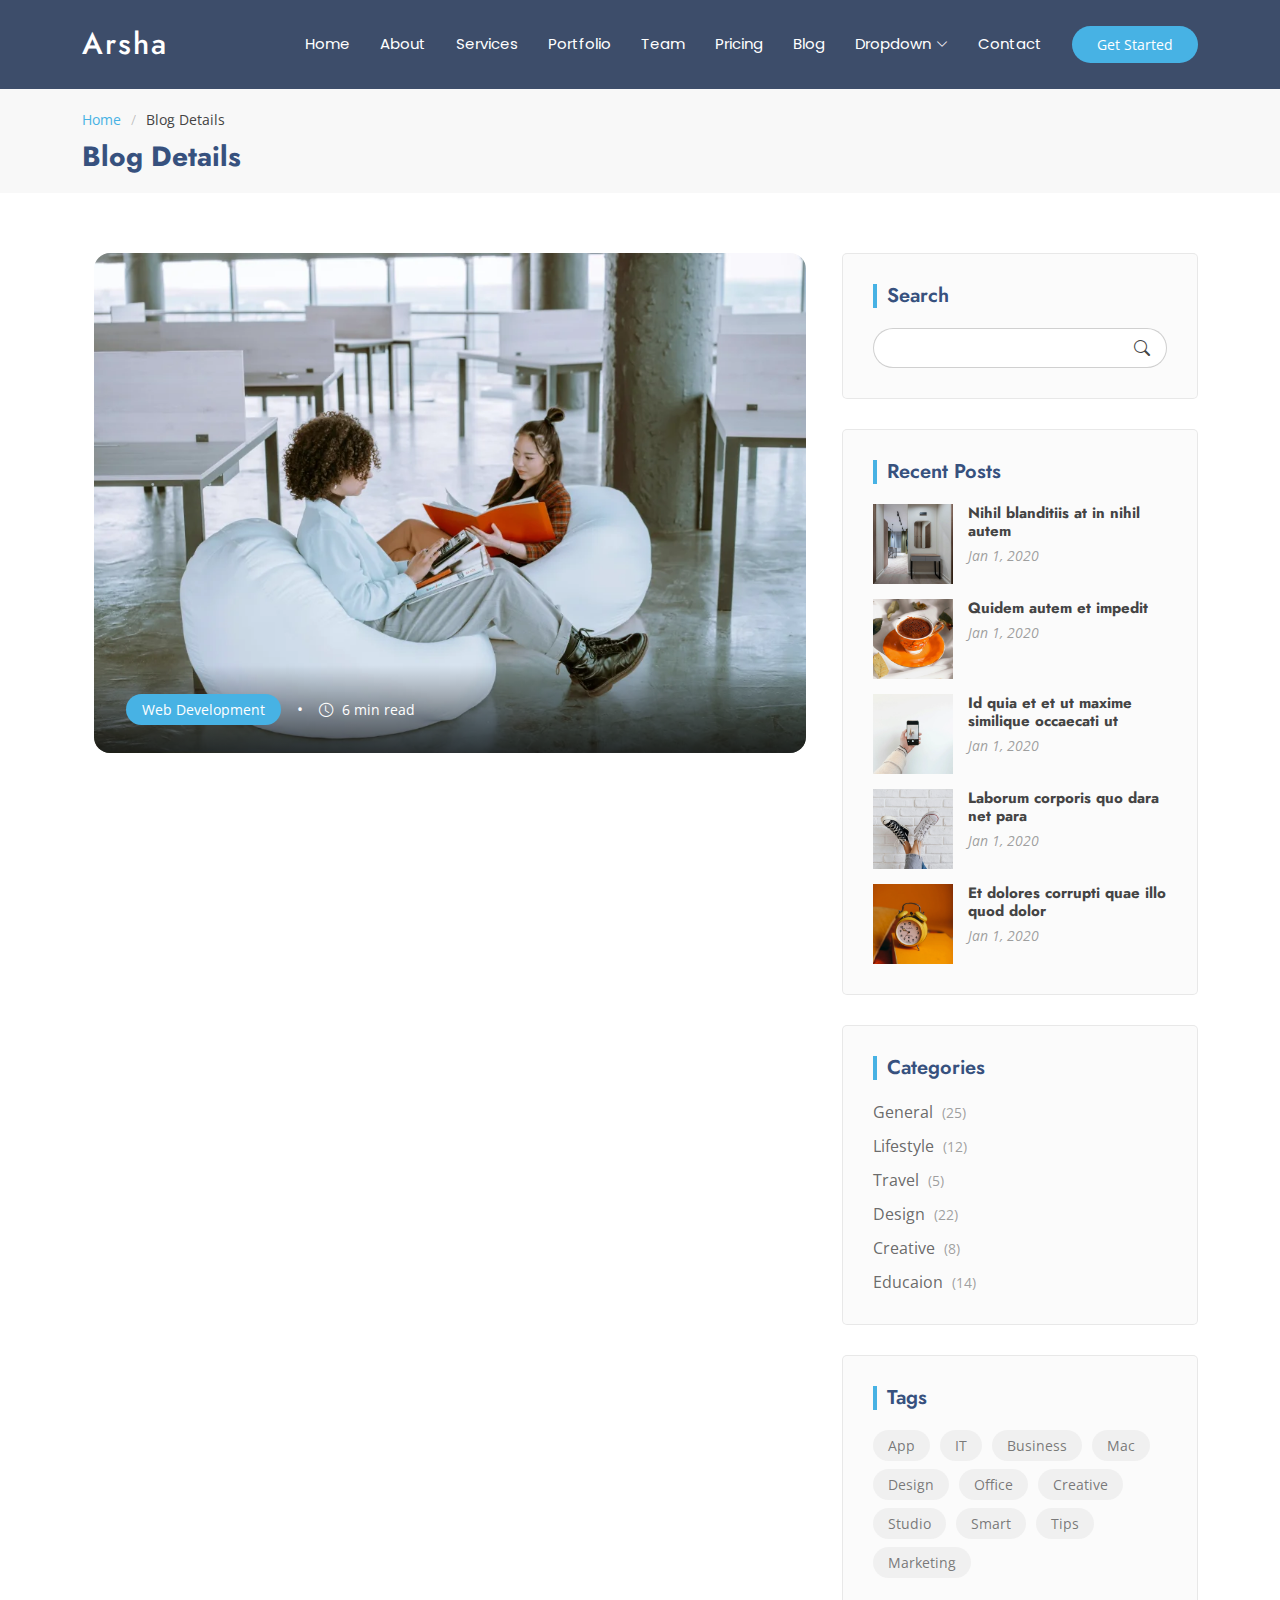
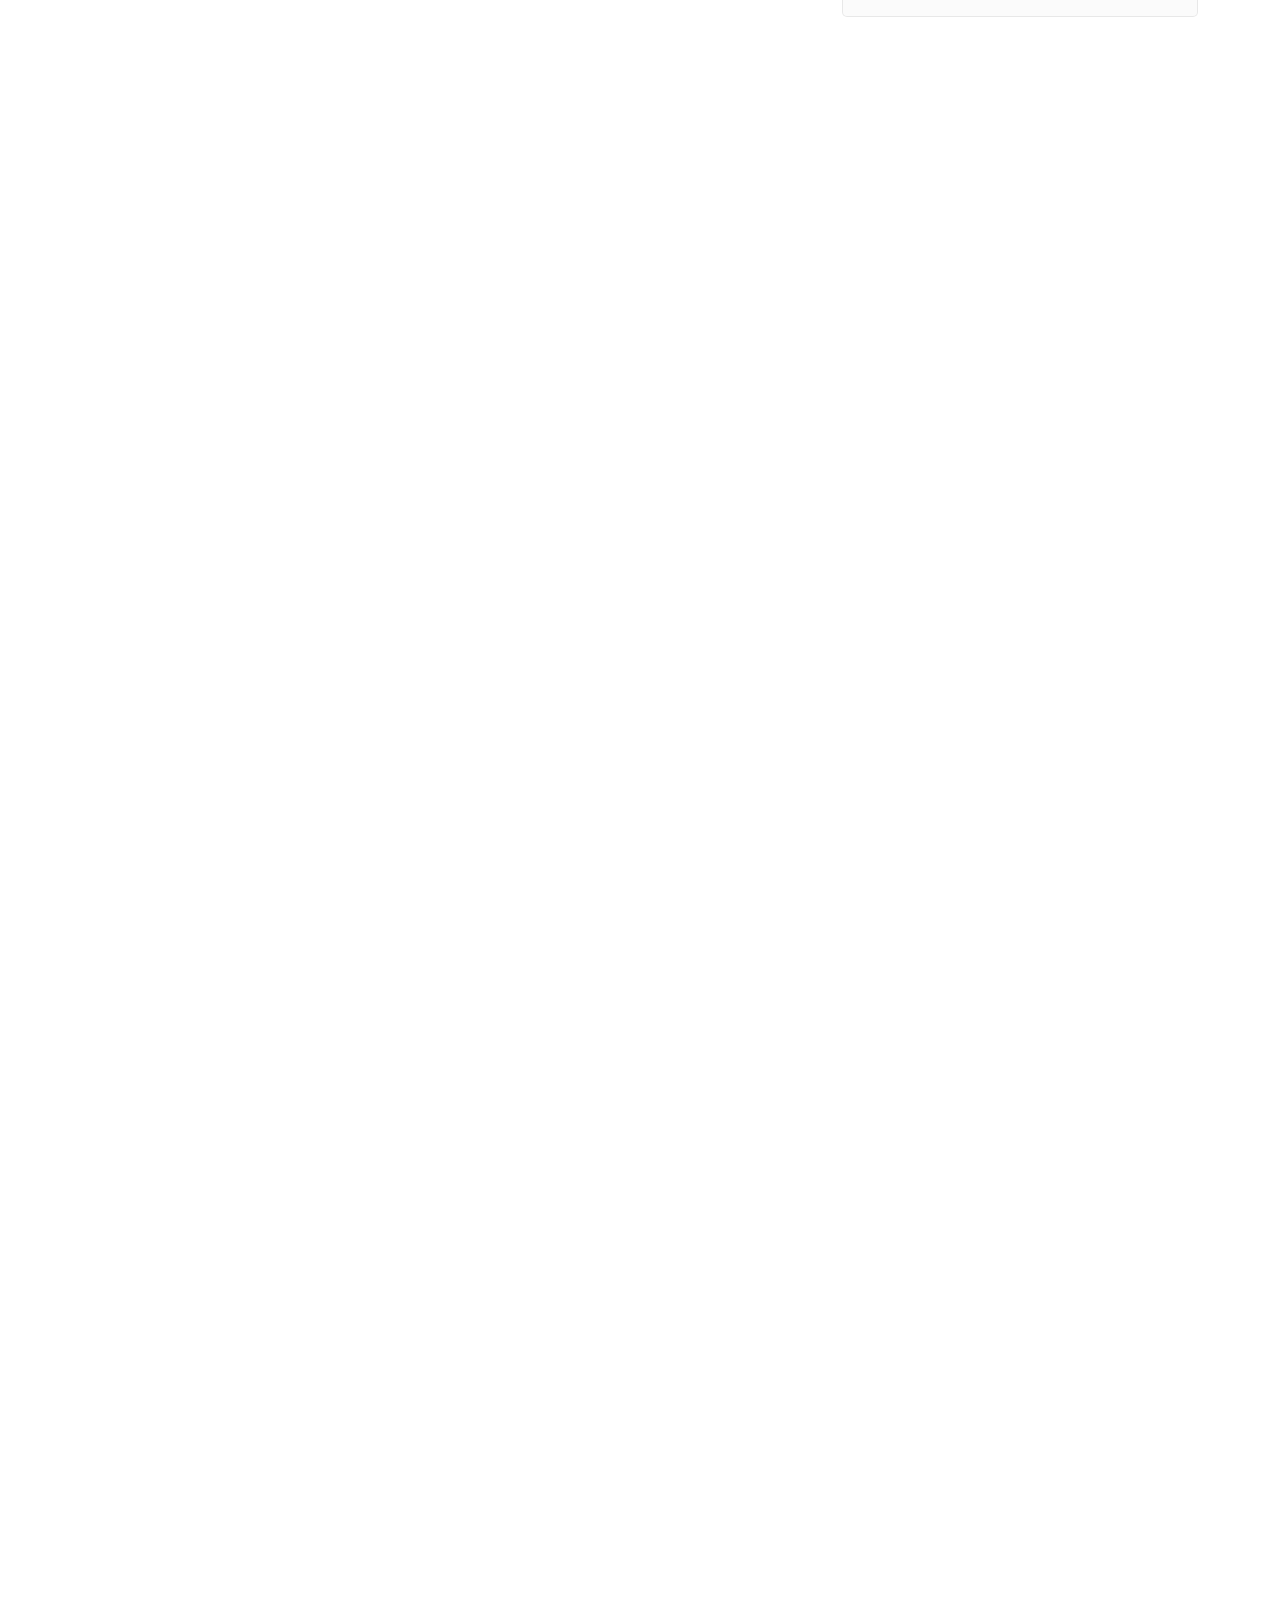
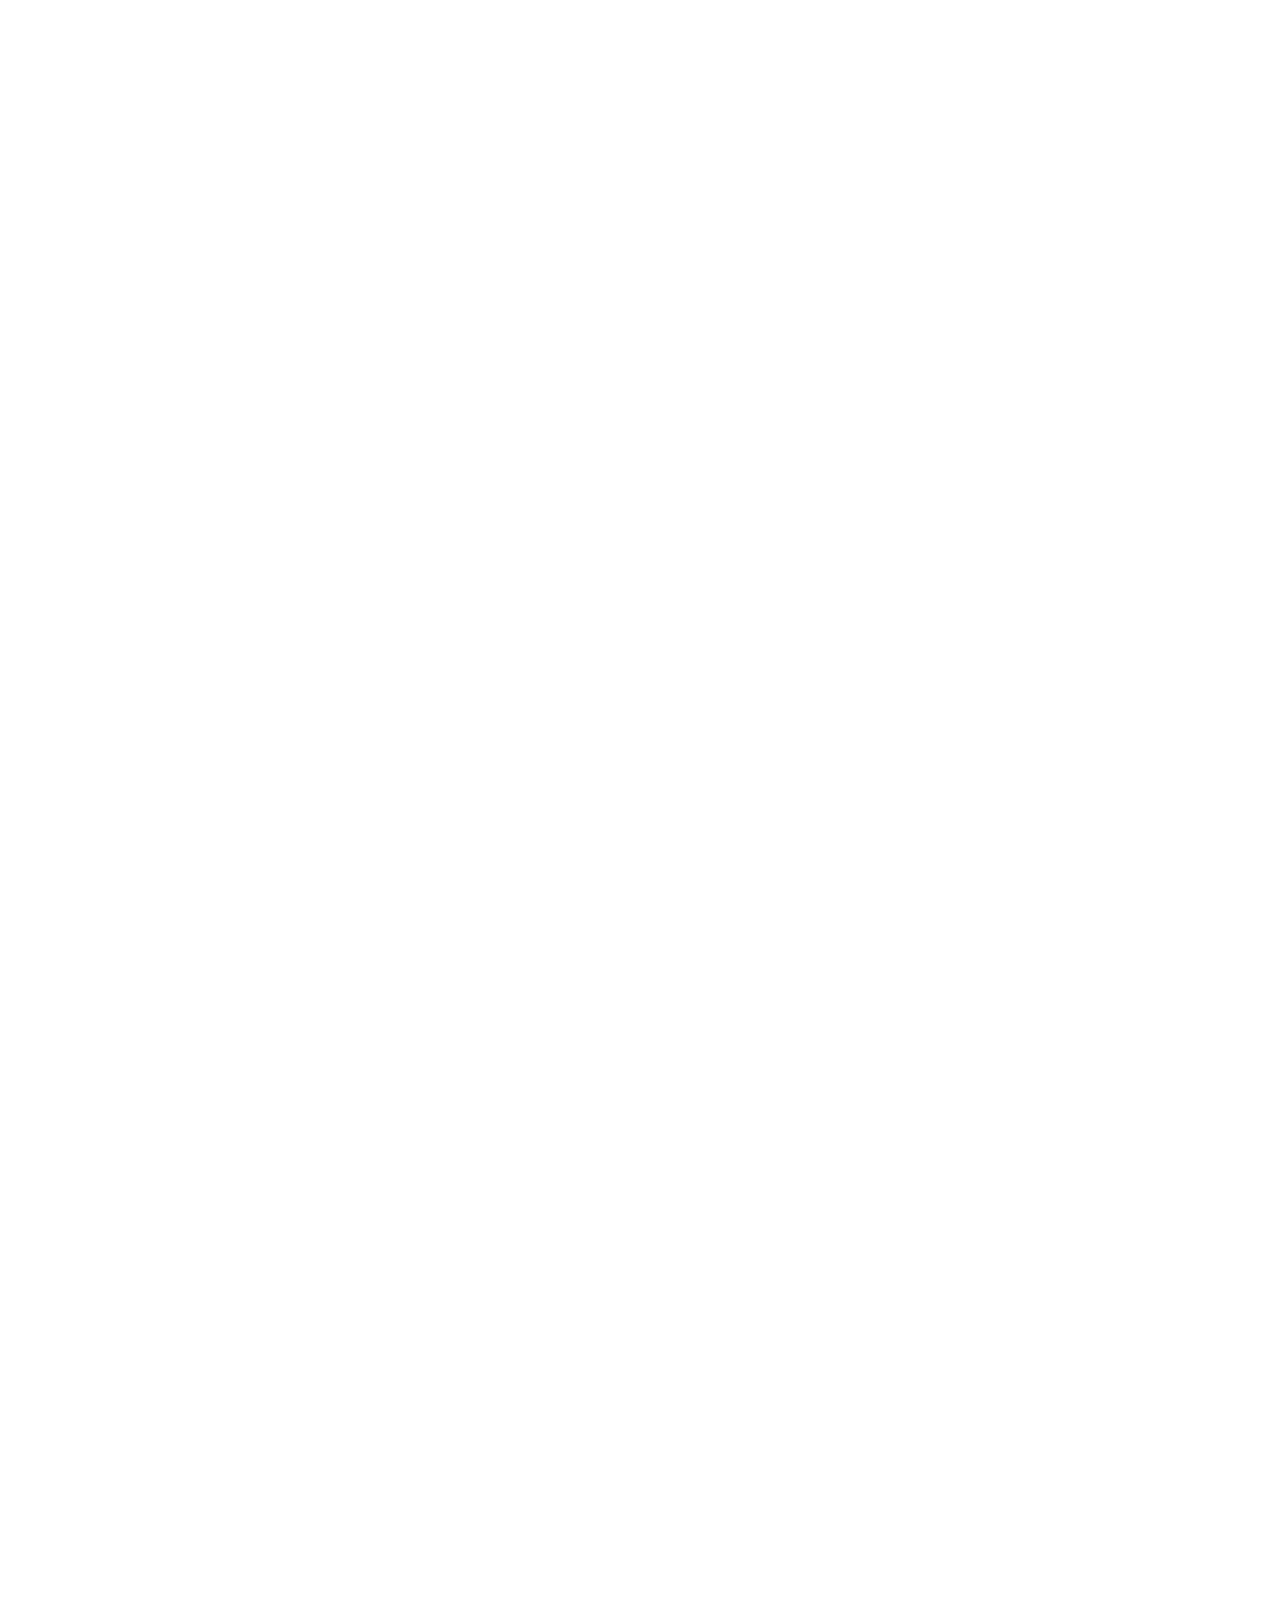
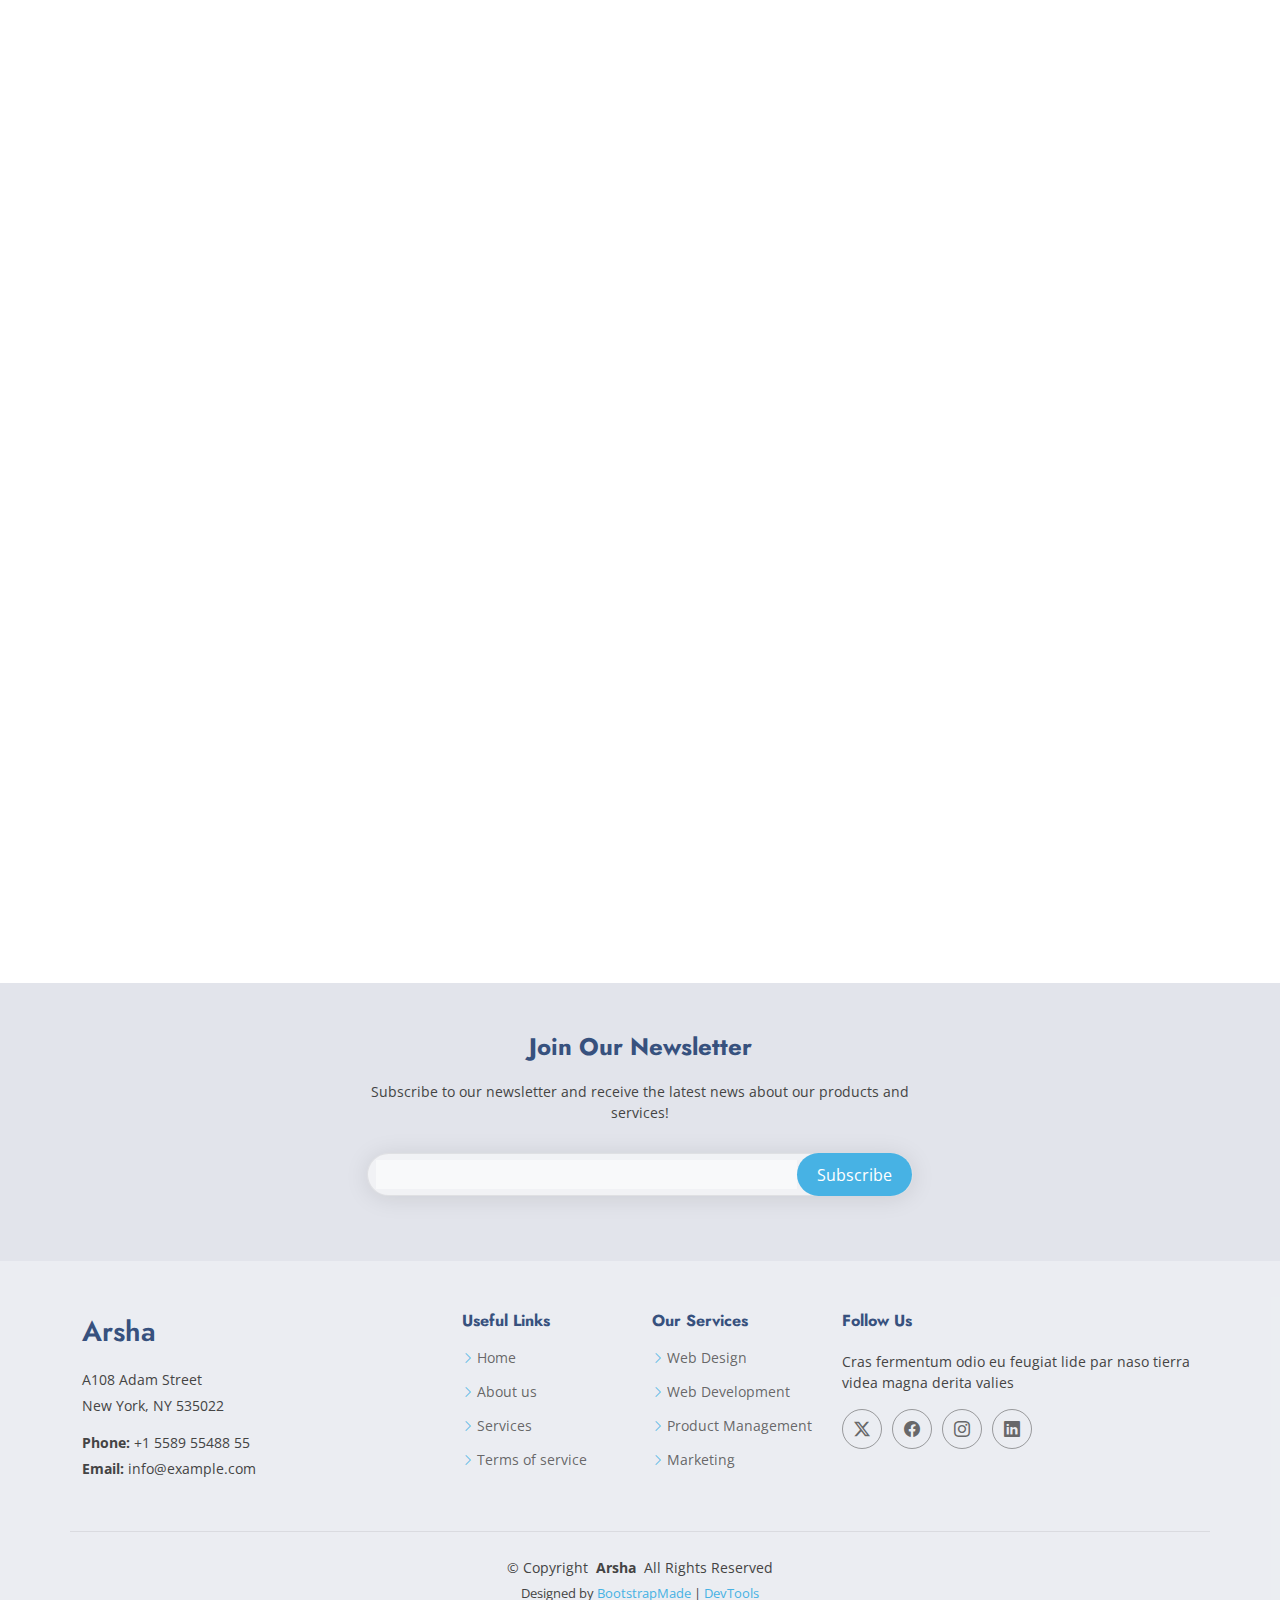
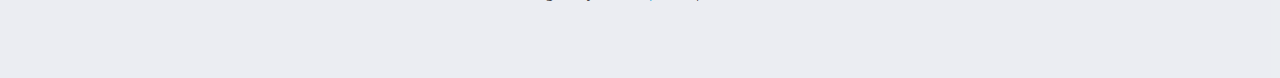
<file: blog-details.html>
<!DOCTYPE html>
<html lang="en">

<head>
  <meta charset="utf-8">
  <meta content="width=device-width, initial-scale=1.0" name="viewport">
  <title>Blog Details - Arsha Bootstrap Template</title>
  <meta name="description" content="">
  <meta name="keywords" content="">

  <!-- Favicons -->
  <link href="assets/img/favicon.png" rel="icon">
  <link href="assets/img/apple-touch-icon.png" rel="apple-touch-icon">

  <!-- Fonts -->
  <link href="https://fonts.googleapis.com" rel="preconnect">
  <link href="https://fonts.gstatic.com" rel="preconnect" crossorigin>
  <link href="https://fonts.googleapis.com/css2?family=Open+Sans:ital,wght@0,300;0,400;0,500;0,600;0,700;0,800;1,300;1,400;1,500;1,600;1,700;1,800&family=Poppins:ital,wght@0,100;0,200;0,300;0,400;0,500;0,600;0,700;0,800;0,900;1,100;1,200;1,300;1,400;1,500;1,600;1,700;1,800;1,900&family=Jost:ital,wght@0,100;0,200;0,300;0,400;0,500;0,600;0,700;0,800;0,900;1,100;1,200;1,300;1,400;1,500;1,600;1,700;1,800;1,900&display=swap" rel="stylesheet">

  <!-- Vendor CSS Files -->
  <link href="assets/vendor/bootstrap/css/bootstrap.min.css" rel="stylesheet">
  <link href="assets/vendor/bootstrap-icons/bootstrap-icons.css" rel="stylesheet">
  <link href="assets/vendor/aos/aos.css" rel="stylesheet">
  <link href="assets/vendor/glightbox/css/glightbox.min.css" rel="stylesheet">
  <link href="assets/vendor/swiper/swiper-bundle.min.css" rel="stylesheet">

  <!-- Main CSS File -->
  <link href="assets/css/main.css" rel="stylesheet">

  <!-- =======================================================
  * Template Name: Arsha
  * Template URL: https://bootstrapmade.com/arsha-free-bootstrap-html-template-corporate/
  * Updated: Feb 22 2025 with Bootstrap v5.3.3
  * Author: BootstrapMade.com
  * License: https://bootstrapmade.com/license/
  ======================================================== -->
</head>

<body class="blog-details-page">

  <header id="header" class="header d-flex align-items-center sticky-top">
    <div class="container-fluid container-xl position-relative d-flex align-items-center">

      <a href="index.html" class="logo d-flex align-items-center me-auto">
        <!-- Uncomment the line below if you also wish to use an image logo -->
        <!-- <img src="assets/img/logo.webp" alt=""> -->
        <h1 class="sitename">Arsha</h1>
      </a>

      <nav id="navmenu" class="navmenu">
        <ul>
          <li><a href="#hero">Home</a></li>
          <li><a href="#about">About</a></li>
          <li><a href="#services">Services</a></li>
          <li><a href="#portfolio">Portfolio</a></li>
          <li><a href="#team">Team</a></li>
          <li><a href="#pricing">Pricing</a></li>
          <li><a href="blog.html">Blog</a></li>
          <li class="dropdown"><a href="#"><span>Dropdown</span> <i class="bi bi-chevron-down toggle-dropdown"></i></a>
            <ul>
              <li><a href="#">Dropdown 1</a></li>
              <li class="dropdown"><a href="#"><span>Deep Dropdown</span> <i class="bi bi-chevron-down toggle-dropdown"></i></a>
                <ul>
                  <li><a href="#">Deep Dropdown 1</a></li>
                  <li><a href="#">Deep Dropdown 2</a></li>
                  <li><a href="#">Deep Dropdown 3</a></li>
                  <li><a href="#">Deep Dropdown 4</a></li>
                  <li><a href="#">Deep Dropdown 5</a></li>
                </ul>
              </li>
              <li><a href="#">Dropdown 2</a></li>
              <li><a href="#">Dropdown 3</a></li>
              <li><a href="#">Dropdown 4</a></li>
            </ul>
          </li>
          <li><a href="#contact">Contact</a></li>
        </ul>
        <i class="mobile-nav-toggle d-xl-none bi bi-list"></i>
      </nav>

      <a class="btn-getstarted" href="#about">Get Started</a>

    </div>
  </header>

  <main class="main">

    <!-- Page Title -->
    <div class="page-title" data-aos="fade">
      <div class="container">
        <nav class="breadcrumbs">
          <ol>
            <li><a href="index.html">Home</a></li>
            <li class="current">Blog Details</li>
          </ol>
        </nav>
        <h1>Blog Details</h1>
      </div>
    </div><!-- End Page Title -->

    <div class="container">
      <div class="row">

        <div class="col-lg-8">

          <!-- Blog Details Section -->
          <section id="blog-details" class="blog-details section">
            <div class="container" data-aos="fade-up">

              <article class="article">

                <div class="hero-img" data-aos="zoom-in">
                  <img src="assets/img/blog/blog-post-3.webp" alt="Featured blog image" class="img-fluid" loading="lazy">
                  <div class="meta-overlay">
                    <div class="meta-categories">
                      <a href="#" class="category">Web Development</a>
                      <span class="divider">•</span>
                      <span class="reading-time"><i class="bi bi-clock"></i> 6 min read</span>
                    </div>
                  </div>
                </div>

                <div class="article-content" data-aos="fade-up" data-aos-delay="100">
                  <div class="content-header">
                    <h1 class="title">Modern Web Development: Best Practices and Future Trends for 2025</h1>

                    <div class="author-info">
                      <div class="author-details">
                        <img src="assets/img/person/person-f-8.webp" alt="Author" class="author-img">
                        <div class="info">
                          <h4>Michael Chen</h4>
                          <span class="role">Senior Web Developer</span>
                        </div>
                      </div>
                      <div class="post-meta">
                        <span class="date"><i class="bi bi-calendar3"></i> Mar 15, 2025</span>
                        <span class="divider">•</span>
                        <span class="comments"><i class="bi bi-chat-text"></i> 18 Comments</span>
                      </div>
                    </div>
                  </div>

                  <div class="content">
                    <p class="lead">
                      The landscape of web development continues to evolve at an unprecedented pace, bringing new technologies, frameworks, and methodologies that reshape how we build modern web applications.
                    </p>

                    <p>
                      As we delve into 2025, the web development ecosystem has transformed dramatically, introducing innovative approaches to building faster, more secure, and highly engaging web experiences. This comprehensive guide explores the latest trends and best practices that are defining the future of web development.
                    </p>

                    <div class="content-image right-aligned">
                      <img src="assets/img/blog/blog-hero-2.webp" class="img-fluid" alt="Modern web development tools" loading="lazy">
                      <figcaption>Modern development environments emphasize collaboration and efficiency</figcaption>
                    </div>

                    <h2>The Rise of Web Components</h2>
                    <p>
                      Web Components have become increasingly crucial in modern web development, offering a standardized way to create reusable custom elements. Key advantages include:
                    </p>
                    <ul>
                      <li>Enhanced code reusability across different frameworks</li>
                      <li>Better encapsulation of functionality</li>
                      <li>Improved maintenance and scalability</li>
                      <li>Framework-agnostic component development</li>
                    </ul>

                    <div class="highlight-box">
                      <h3>Key Trends in 2025</h3>
                      <ul class="trend-list">
                        <li>
                          <i class="bi bi-lightning-charge"></i>
                          <span>Edge Computing and Serverless Architecture</span>
                        </li>
                        <li>
                          <i class="bi bi-shield-check"></i>
                          <span>Enhanced Security Measures</span>
                        </li>
                        <li>
                          <i class="bi bi-phone"></i>
                          <span>Progressive Web Apps (PWAs)</span>
                        </li>
                      </ul>
                    </div>

                    <h2>Performance Optimization</h2>
                    <p>
                      Performance remains a critical factor in web development, with an increasing focus on Core Web Vitals and user experience metrics. Modern applications must be optimized for both speed and efficiency.
                    </p>

                    <blockquote>
                      <p>
                        "The future of web development lies not just in writing code, but in creating seamless, accessible, and performant experiences that work for everyone, everywhere."
                      </p>
                      <cite>Emily Thompson, Web Performance Architect</cite>
                    </blockquote>

                    <div class="content-grid">
                      <div class="row g-4">
                        <div class="col-md-6">
                          <div class="info-card">
                            <i class="bi bi-speedometer2"></i>
                            <h4>Performance Metrics</h4>
                            <p>Focus on Core Web Vitals and user-centric performance metrics for better search rankings and user experience.</p>
                          </div>
                        </div>
                        <div class="col-md-6">
                          <div class="info-card">
                            <i class="bi bi-universal-access"></i>
                            <h4>Accessibility</h4>
                            <p>Implementing WCAG guidelines and ensuring web applications are accessible to all users across different devices.</p>
                          </div>
                        </div>
                      </div>
                    </div>

                    <h2>Looking Forward</h2>
                    <p>
                      As we continue through 2025, web development practices will further evolve, embracing new technologies while maintaining a strong foundation in performance, accessibility, and user experience. Staying updated with these trends and best practices is crucial for developers looking to build modern, scalable web applications.
                    </p>
                  </div>

                  <div class="meta-bottom">
                    <div class="tags-section">
                      <h4>Related Topics</h4>
                      <div class="tags">
                        <a href="#" class="tag">Web Development</a>
                        <a href="#" class="tag">Performance</a>
                        <a href="#" class="tag">Best Practices</a>
                        <a href="#" class="tag">Trends</a>
                        <a href="#" class="tag">2025</a>
                      </div>
                    </div>

                    <div class="share-section">
                      <h4>Share Article</h4>
                      <div class="social-links">
                        <a href="#" class="twitter"><i class="bi bi-twitter-x"></i></a>
                        <a href="#" class="facebook"><i class="bi bi-facebook"></i></a>
                        <a href="#" class="linkedin"><i class="bi bi-linkedin"></i></a>
                        <a href="#" class="copy-link" title="Copy Link"><i class="bi bi-link-45deg"></i></a>
                      </div>
                    </div>
                  </div>
                </div>

              </article>

            </div>
          </section><!-- /Blog Details Section -->

          <!-- Blog Comments Section -->
          <section id="blog-comments" class="blog-comments section">

            <div class="container" data-aos="fade-up" data-aos-delay="100">

              <div class="blog-comments-4">
                <div class="comments-header">
                  <h3 class="title">Community Feedback</h3>
                  <div class="comments-stats">
                    <span class="count">12</span>
                    <span class="label">Comments</span>
                  </div>
                </div>

                <div class="comments-container">
                  <!-- Comment #1 -->
                  <div class="comment-thread">
                    <div class="comment-box">
                      <div class="comment-wrapper">
                        <div class="avatar-wrapper">
                          <img src="assets/img/person/person-f-9.webp" alt="Avatar" loading="lazy">
                          <span class="status-indicator"></span>
                        </div>

                        <div class="comment-content">
                          <div class="comment-header">
                            <div class="user-info">
                              <h4>Thomas Anderson</h4>
                              <span class="time-badge">
                                <i class="bi bi-clock"></i>
                                2 hours ago
                              </span>
                            </div>
                            <div class="engagement">
                              <span class="likes">
                                <i class="bi bi-heart"></i>
                                24
                              </span>
                            </div>
                          </div>

                          <div class="comment-body">
                            <p>Nullam ac urna eu felis dapibus condimentum sit amet a augue. Sed non neque elit. Sed ut imperdiet nisi. Proin condimentum fermentum nunc.</p>
                          </div>

                          <div class="comment-actions">
                            <button class="action-btn like-btn" aria-label="Like comment">
                              <i class="bi bi-heart"></i>
                              <span>Like</span>
                            </button>
                            <button class="action-btn reply-btn" aria-label="Reply to comment">
                              <i class="bi bi-chat"></i>
                              <span>Reply</span>
                            </button>
                            <button class="action-btn share-btn" aria-label="Share comment">
                              <i class="bi bi-share"></i>
                              <span>Share</span>
                            </button>
                          </div>
                        </div>
                      </div>
                    </div>

                    <!-- Replies Container -->
                    <div class="replies-container">
                      <!-- Reply #1 -->
                      <div class="comment-box reply">
                        <div class="comment-wrapper">
                          <div class="avatar-wrapper">
                            <img src="assets/img/person/person-m-9.webp" alt="Avatar" loading="lazy">
                            <span class="status-indicator"></span>
                          </div>

                          <div class="comment-content">
                            <div class="comment-header">
                              <div class="user-info">
                                <h4>Maria Rodriguez</h4>
                                <span class="time-badge">
                                  <i class="bi bi-clock"></i>
                                  1 hour ago
                                </span>
                              </div>
                              <div class="engagement">
                                <span class="likes">
                                  <i class="bi bi-heart"></i>
                                  8
                                </span>
                              </div>
                            </div>

                            <div class="comment-body">
                              <p>Vivamus elementum semper nisi. Aenean vulputate eleifend tellus. Aenean leo ligula, porttitor eu, consequat vitae.</p>
                            </div>

                            <div class="comment-actions">
                              <button class="action-btn like-btn" aria-label="Like comment">
                                <i class="bi bi-heart"></i>
                                <span>Like</span>
                              </button>
                              <button class="action-btn reply-btn" aria-label="Reply to comment">
                                <i class="bi bi-chat"></i>
                                <span>Reply</span>
                              </button>
                              <button class="action-btn share-btn" aria-label="Share comment">
                                <i class="bi bi-share"></i>
                                <span>Share</span>
                              </button>
                            </div>
                          </div>
                        </div>
                      </div>

                      <!-- Reply #2 -->
                      <div class="comment-box reply">
                        <div class="comment-wrapper">
                          <div class="avatar-wrapper">
                            <img src="assets/img/person/person-f-9.webp" alt="Avatar" loading="lazy">
                            <span class="status-indicator"></span>
                          </div>

                          <div class="comment-content">
                            <div class="comment-header">
                              <div class="user-info">
                                <h4>Alex Chen</h4>
                                <span class="time-badge">
                                  <i class="bi bi-clock"></i>
                                  30 minutes ago
                                </span>
                              </div>
                              <div class="engagement">
                                <span class="likes">
                                  <i class="bi bi-heart"></i>
                                  5
                                </span>
                              </div>
                            </div>

                            <div class="comment-body">
                              <p>Cras dapibus. Vivamus elementum semper nisi. Aenean vulputate eleifend tellus.</p>
                            </div>

                            <div class="comment-actions">
                              <button class="action-btn like-btn" aria-label="Like comment">
                                <i class="bi bi-heart"></i>
                                <span>Like</span>
                              </button>
                              <button class="action-btn reply-btn" aria-label="Reply to comment">
                                <i class="bi bi-chat"></i>
                                <span>Reply</span>
                              </button>
                              <button class="action-btn share-btn" aria-label="Share comment">
                                <i class="bi bi-share"></i>
                                <span>Share</span>
                              </button>
                            </div>
                          </div>
                        </div>
                      </div>
                    </div>
                  </div>

                  <!-- Comment #2 -->
                  <div class="comment-thread">
                    <div class="comment-box">
                      <div class="comment-wrapper">
                        <div class="avatar-wrapper">
                          <img src="assets/img/person/person-f-7.webp" alt="Avatar" loading="lazy">
                          <span class="status-indicator"></span>
                        </div>

                        <div class="comment-content">
                          <div class="comment-header">
                            <div class="user-info">
                              <h4>Emily Watson</h4>
                              <span class="time-badge">
                                <i class="bi bi-clock"></i>
                                3 hours ago
                              </span>
                            </div>
                            <div class="engagement">
                              <span class="likes">
                                <i class="bi bi-heart"></i>
                                15
                              </span>
                            </div>
                          </div>

                          <div class="comment-body">
                            <p>Maecenas tempus, tellus eget condimentum rhoncus, sem quam semper libero, sit amet adipiscing sem neque sed ipsum.</p>
                          </div>

                          <div class="comment-actions">
                            <button class="action-btn like-btn" aria-label="Like comment">
                              <i class="bi bi-heart"></i>
                              <span>Like</span>
                            </button>
                            <button class="action-btn reply-btn" aria-label="Reply to comment">
                              <i class="bi bi-chat"></i>
                              <span>Reply</span>
                            </button>
                            <button class="action-btn share-btn" aria-label="Share comment">
                              <i class="bi bi-share"></i>
                              <span>Share</span>
                            </button>
                          </div>
                        </div>
                      </div>
                    </div>
                  </div>
                </div>
              </div>

            </div>

          </section><!-- /Blog Comments Section -->

          <!-- Blog Comment Form Section -->
          <section id="blog-comment-form" class="blog-comment-form section">

            <div class="container" data-aos="fade-up" data-aos-delay="100">

              <form method="post" role="form">

                <div class="form-header">
                  <h3>Leave a Comment</h3>
                  <p>Your email address will not be published. Required fields are marked *</p>
                </div>

                <div class="row gy-3">
                  <div class="col-md-6">
                    <div class="input-group">
                      <label for="name">Full Name *</label>
                      <input type="text" name="name" id="name" placeholder="Enter your full name" required="">
                      <span class="error-text">Please enter your name</span>
                    </div>
                  </div>

                  <div class="col-md-6">
                    <div class="input-group">
                      <label for="email">Email Address *</label>
                      <input type="email" name="email" id="email" placeholder="Enter your email address" required="">
                      <span class="error-text">Please enter a valid email address</span>
                    </div>
                  </div>

                  <div class="col-12">
                    <div class="input-group">
                      <label for="website">Website</label>
                      <input type="url" name="website" id="website" placeholder="Your website (optional)">
                    </div>
                  </div>

                  <div class="col-12">
                    <div class="input-group">
                      <label for="comment">Your Comment *</label>
                      <textarea name="comment" id="comment" rows="5" placeholder="Write your thoughts here..." required=""></textarea>
                      <span class="error-text">Please enter your comment</span>
                    </div>
                  </div>

                  <div class="col-12 text-center">
                    <button type="submit">Post Comment</button>
                  </div>
                </div>

              </form>

            </div>

          </section><!-- /Blog Comment Form Section -->

        </div>

        <div class="col-lg-4 sidebar">

          <div class="widgets-container" data-aos="fade-up" data-aos-delay="200">

            <!-- Search Widget -->
            <div class="search-widget widget-item">

              <h3 class="widget-title">Search</h3>
              <form action="">
                <input type="text">
                <button type="submit" title="Search"><i class="bi bi-search"></i></button>
              </form>

            </div><!--/Search Widget -->

            <!-- Recent Posts Widget -->
            <div class="recent-posts-widget widget-item">

              <h3 class="widget-title">Recent Posts</h3>

              <div class="post-item">
                <img src="assets/img/blog/blog-post-square-1.webp" alt="" class="flex-shrink-0">
                <div>
                  <h4><a href="blog-details.html">Nihil blanditiis at in nihil autem</a></h4>
                  <time datetime="2020-01-01">Jan 1, 2020</time>
                </div>
              </div><!-- End recent post item-->

              <div class="post-item">
                <img src="assets/img/blog/blog-post-square-2.webp" alt="" class="flex-shrink-0">
                <div>
                  <h4><a href="blog-details.html">Quidem autem et impedit</a></h4>
                  <time datetime="2020-01-01">Jan 1, 2020</time>
                </div>
              </div><!-- End recent post item-->

              <div class="post-item">
                <img src="assets/img/blog/blog-post-square-3.webp" alt="" class="flex-shrink-0">
                <div>
                  <h4><a href="blog-details.html">Id quia et et ut maxime similique occaecati ut</a></h4>
                  <time datetime="2020-01-01">Jan 1, 2020</time>
                </div>
              </div><!-- End recent post item-->

              <div class="post-item">
                <img src="assets/img/blog/blog-post-square-4.webp" alt="" class="flex-shrink-0">
                <div>
                  <h4><a href="blog-details.html">Laborum corporis quo dara net para</a></h4>
                  <time datetime="2020-01-01">Jan 1, 2020</time>
                </div>
              </div><!-- End recent post item-->

              <div class="post-item">
                <img src="assets/img/blog/blog-post-square-5.webp" alt="" class="flex-shrink-0">
                <div>
                  <h4><a href="blog-details.html">Et dolores corrupti quae illo quod dolor</a></h4>
                  <time datetime="2020-01-01">Jan 1, 2020</time>
                </div>
              </div><!-- End recent post item-->

            </div><!--/Recent Posts Widget -->

            <!-- Categories Widget -->
            <div class="categories-widget widget-item">

              <h3 class="widget-title">Categories</h3>
              <ul class="mt-3">
                <li><a href="#">General <span>(25)</span></a></li>
                <li><a href="#">Lifestyle <span>(12)</span></a></li>
                <li><a href="#">Travel <span>(5)</span></a></li>
                <li><a href="#">Design <span>(22)</span></a></li>
                <li><a href="#">Creative <span>(8)</span></a></li>
                <li><a href="#">Educaion <span>(14)</span></a></li>
              </ul>

            </div><!--/Categories Widget -->

            <!-- Tags Widget -->
            <div class="tags-widget widget-item">

              <h3 class="widget-title">Tags</h3>
              <ul>
                <li><a href="#">App</a></li>
                <li><a href="#">IT</a></li>
                <li><a href="#">Business</a></li>
                <li><a href="#">Mac</a></li>
                <li><a href="#">Design</a></li>
                <li><a href="#">Office</a></li>
                <li><a href="#">Creative</a></li>
                <li><a href="#">Studio</a></li>
                <li><a href="#">Smart</a></li>
                <li><a href="#">Tips</a></li>
                <li><a href="#">Marketing</a></li>
              </ul>

            </div><!--/Tags Widget -->

          </div>

        </div>

      </div>
    </div>

  </main>

  <footer id="footer" class="footer">

    <div class="footer-newsletter">
      <div class="container">
        <div class="row justify-content-center text-center">
          <div class="col-lg-6">
            <h4>Join Our Newsletter</h4>
            <p>Subscribe to our newsletter and receive the latest news about our products and services!</p>
            <form action="forms/newsletter.php" method="post" class="php-email-form">
              <div class="newsletter-form"><input type="email" name="email"><input type="submit" value="Subscribe"></div>
              <div class="loading">Loading</div>
              <div class="error-message"></div>
              <div class="sent-message">Your subscription request has been sent. Thank you!</div>
            </form>
          </div>
        </div>
      </div>
    </div>

    <div class="container footer-top">
      <div class="row gy-4">
        <div class="col-lg-4 col-md-6 footer-about">
          <a href="index.html" class="d-flex align-items-center">
            <span class="sitename">Arsha</span>
          </a>
          <div class="footer-contact pt-3">
            <p>A108 Adam Street</p>
            <p>New York, NY 535022</p>
            <p class="mt-3"><strong>Phone:</strong> <span>+1 5589 55488 55</span></p>
            <p><strong>Email:</strong> <span>info@example.com</span></p>
          </div>
        </div>

        <div class="col-lg-2 col-md-3 footer-links">
          <h4>Useful Links</h4>
          <ul>
            <li><i class="bi bi-chevron-right"></i> <a href="#">Home</a></li>
            <li><i class="bi bi-chevron-right"></i> <a href="#">About us</a></li>
            <li><i class="bi bi-chevron-right"></i> <a href="#">Services</a></li>
            <li><i class="bi bi-chevron-right"></i> <a href="#">Terms of service</a></li>
          </ul>
        </div>

        <div class="col-lg-2 col-md-3 footer-links">
          <h4>Our Services</h4>
          <ul>
            <li><i class="bi bi-chevron-right"></i> <a href="#">Web Design</a></li>
            <li><i class="bi bi-chevron-right"></i> <a href="#">Web Development</a></li>
            <li><i class="bi bi-chevron-right"></i> <a href="#">Product Management</a></li>
            <li><i class="bi bi-chevron-right"></i> <a href="#">Marketing</a></li>
          </ul>
        </div>

        <div class="col-lg-4 col-md-12">
          <h4>Follow Us</h4>
          <p>Cras fermentum odio eu feugiat lide par naso tierra videa magna derita valies</p>
          <div class="social-links d-flex">
            <a href=""><i class="bi bi-twitter-x"></i></a>
            <a href=""><i class="bi bi-facebook"></i></a>
            <a href=""><i class="bi bi-instagram"></i></a>
            <a href=""><i class="bi bi-linkedin"></i></a>
          </div>
        </div>

      </div>
    </div>

    <div class="container copyright text-center mt-4">
      <p>© <span>Copyright</span> <strong class="px-1 sitename">Arsha</strong> <span>All Rights Reserved</span></p>
      <div class="credits">
        <!-- All the links in the footer should remain intact. -->
        <!-- You can delete the links only if you've purchased the pro version. -->
        <!-- Licensing information: https://bootstrapmade.com/license/ -->
        <!-- Purchase the pro version with working PHP/AJAX contact form: [buy-url] -->
        Designed by <a href="https://bootstrapmade.com/">BootstrapMade</a> | <a href="https://bootstrapmade.com/tools/">DevTools</a>
      </div>
    </div>

  </footer>

  <!-- Scroll Top -->
  <a href="#" id="scroll-top" class="scroll-top d-flex align-items-center justify-content-center"><i class="bi bi-arrow-up-short"></i></a>

  <!-- Preloader -->
  <div id="preloader"></div>

  <!-- Vendor JS Files -->
  <script src="assets/vendor/bootstrap/js/bootstrap.bundle.min.js"></script>
  <script src="assets/vendor/php-email-form/validate.js"></script>
  <script src="assets/vendor/aos/aos.js"></script>
  <script src="assets/vendor/glightbox/js/glightbox.min.js"></script>
  <script src="assets/vendor/swiper/swiper-bundle.min.js"></script>
  <script src="assets/vendor/waypoints/noframework.waypoints.js"></script>
  <script src="assets/vendor/imagesloaded/imagesloaded.pkgd.min.js"></script>
  <script src="assets/vendor/isotope-layout/isotope.pkgd.min.js"></script>

  <!-- Main JS File -->
  <script src="assets/js/main.js"></script>

</body>

</html>
</file>
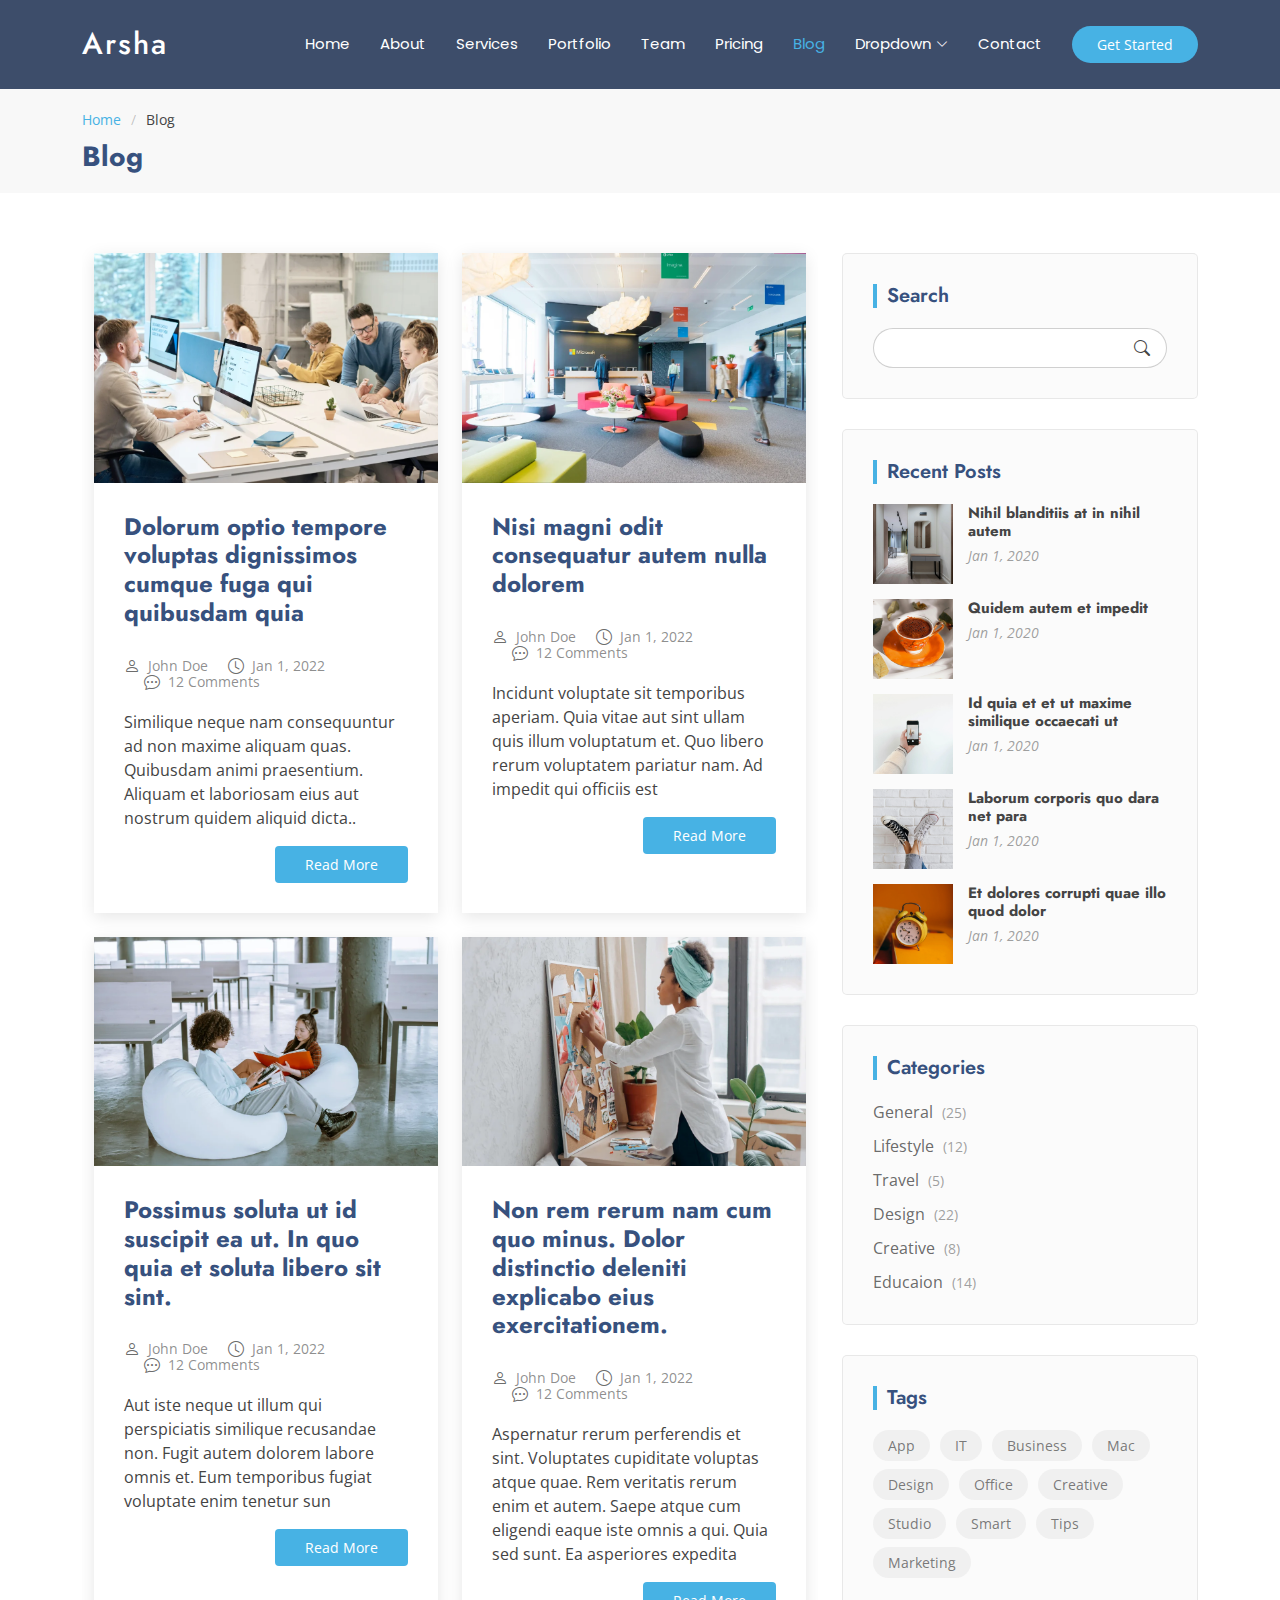
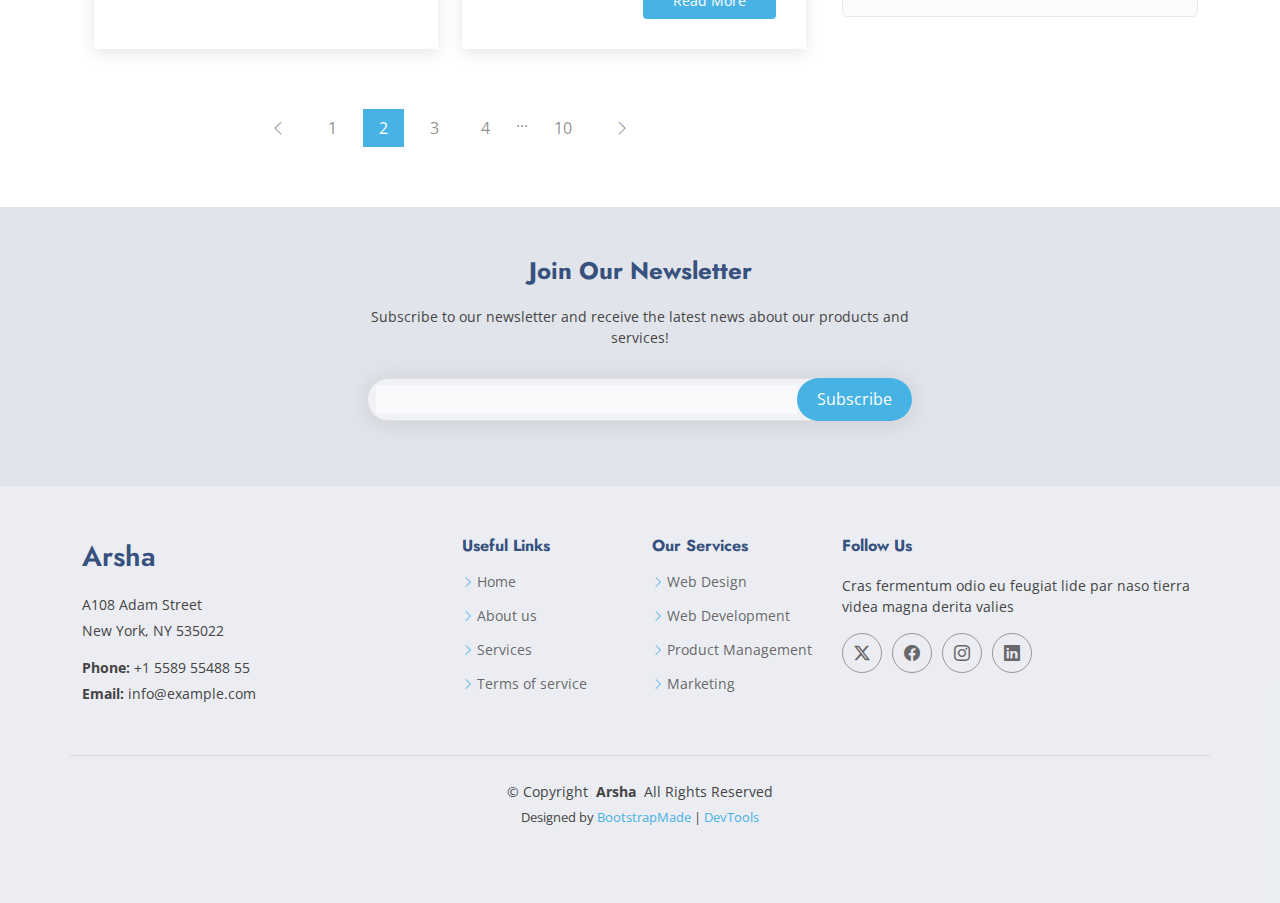
<file: blog.html>
<!DOCTYPE html>
<html lang="en">

<head>
  <meta charset="utf-8">
  <meta content="width=device-width, initial-scale=1.0" name="viewport">
  <title>Blog - Arsha Bootstrap Template</title>
  <meta name="description" content="">
  <meta name="keywords" content="">

  <!-- Favicons -->
  <link href="assets/img/favicon.png" rel="icon">
  <link href="assets/img/apple-touch-icon.png" rel="apple-touch-icon">

  <!-- Fonts -->
  <link href="https://fonts.googleapis.com" rel="preconnect">
  <link href="https://fonts.gstatic.com" rel="preconnect" crossorigin>
  <link href="https://fonts.googleapis.com/css2?family=Open+Sans:ital,wght@0,300;0,400;0,500;0,600;0,700;0,800;1,300;1,400;1,500;1,600;1,700;1,800&family=Poppins:ital,wght@0,100;0,200;0,300;0,400;0,500;0,600;0,700;0,800;0,900;1,100;1,200;1,300;1,400;1,500;1,600;1,700;1,800;1,900&family=Jost:ital,wght@0,100;0,200;0,300;0,400;0,500;0,600;0,700;0,800;0,900;1,100;1,200;1,300;1,400;1,500;1,600;1,700;1,800;1,900&display=swap" rel="stylesheet">

  <!-- Vendor CSS Files -->
  <link href="assets/vendor/bootstrap/css/bootstrap.min.css" rel="stylesheet">
  <link href="assets/vendor/bootstrap-icons/bootstrap-icons.css" rel="stylesheet">
  <link href="assets/vendor/aos/aos.css" rel="stylesheet">
  <link href="assets/vendor/glightbox/css/glightbox.min.css" rel="stylesheet">
  <link href="assets/vendor/swiper/swiper-bundle.min.css" rel="stylesheet">

  <!-- Main CSS File -->
  <link href="assets/css/main.css" rel="stylesheet">

  <!-- =======================================================
  * Template Name: Arsha
  * Template URL: https://bootstrapmade.com/arsha-free-bootstrap-html-template-corporate/
  * Updated: Feb 22 2025 with Bootstrap v5.3.3
  * Author: BootstrapMade.com
  * License: https://bootstrapmade.com/license/
  ======================================================== -->
</head>

<body class="blog-page">

  <header id="header" class="header d-flex align-items-center sticky-top">
    <div class="container-fluid container-xl position-relative d-flex align-items-center">

      <a href="index.html" class="logo d-flex align-items-center me-auto">
        <!-- Uncomment the line below if you also wish to use an image logo -->
        <!-- <img src="assets/img/logo.webp" alt=""> -->
        <h1 class="sitename">Arsha</h1>
      </a>

      <nav id="navmenu" class="navmenu">
        <ul>
          <li><a href="#hero">Home</a></li>
          <li><a href="#about">About</a></li>
          <li><a href="#services">Services</a></li>
          <li><a href="#portfolio">Portfolio</a></li>
          <li><a href="#team">Team</a></li>
          <li><a href="#pricing">Pricing</a></li>
          <li><a href="blog.html" class="active">Blog</a></li>
          <li class="dropdown"><a href="#"><span>Dropdown</span> <i class="bi bi-chevron-down toggle-dropdown"></i></a>
            <ul>
              <li><a href="#">Dropdown 1</a></li>
              <li class="dropdown"><a href="#"><span>Deep Dropdown</span> <i class="bi bi-chevron-down toggle-dropdown"></i></a>
                <ul>
                  <li><a href="#">Deep Dropdown 1</a></li>
                  <li><a href="#">Deep Dropdown 2</a></li>
                  <li><a href="#">Deep Dropdown 3</a></li>
                  <li><a href="#">Deep Dropdown 4</a></li>
                  <li><a href="#">Deep Dropdown 5</a></li>
                </ul>
              </li>
              <li><a href="#">Dropdown 2</a></li>
              <li><a href="#">Dropdown 3</a></li>
              <li><a href="#">Dropdown 4</a></li>
            </ul>
          </li>
          <li><a href="#contact">Contact</a></li>
        </ul>
        <i class="mobile-nav-toggle d-xl-none bi bi-list"></i>
      </nav>

      <a class="btn-getstarted" href="#about">Get Started</a>

    </div>
  </header>

  <main class="main">

    <!-- Page Title -->
    <div class="page-title" data-aos="fade">
      <div class="container">
        <nav class="breadcrumbs">
          <ol>
            <li><a href="index.html">Home</a></li>
            <li class="current">Blog</li>
          </ol>
        </nav>
        <h1>Blog</h1>
      </div>
    </div><!-- End Page Title -->

    <div class="container">
      <div class="row">

        <div class="col-lg-8">

          <!-- Blog Posts Section -->
          <section id="blog-posts" class="blog-posts section">

            <div class="container" data-aos="fade-up" data-aos-delay="100">

              <div class="row gy-4">

                <div class="col-lg-6">
                  <article>

                    <div class="post-img">
                      <img src="assets/img/blog/blog-post-1.webp" alt="" class="img-fluid">
                    </div>

                    <h2 class="title">
                      <a href="blog-details.html">Dolorum optio tempore voluptas dignissimos cumque fuga qui quibusdam quia</a>
                    </h2>

                    <div class="meta-top">
                      <ul>
                        <li class="d-flex align-items-center"><i class="bi bi-person"></i> <a href="blog-details.html">John Doe</a></li>
                        <li class="d-flex align-items-center"><i class="bi bi-clock"></i> <a href="blog-details.html"><time datetime="2022-01-01">Jan 1, 2022</time></a></li>
                        <li class="d-flex align-items-center"><i class="bi bi-chat-dots"></i> <a href="blog-details.html">12 Comments</a></li>
                      </ul>
                    </div>

                    <div class="content">
                      <p>
                        Similique neque nam consequuntur ad non maxime aliquam quas. Quibusdam animi praesentium. Aliquam et laboriosam eius aut nostrum quidem aliquid dicta..
                      </p>

                      <div class="read-more">
                        <a href="blog-details.html">Read More</a>
                      </div>
                    </div>

                  </article>
                </div><!-- End post list item -->

                <div class="col-lg-6">

                  <article>

                    <div class="post-img">
                      <img src="assets/img/blog/blog-post-2.webp" alt="" class="img-fluid">
                    </div>

                    <h2 class="title">
                      <a href="blog-details.html">Nisi magni odit consequatur autem nulla dolorem</a>
                    </h2>

                    <div class="meta-top">
                      <ul>
                        <li class="d-flex align-items-center"><i class="bi bi-person"></i> <a href="blog-details.html">John Doe</a></li>
                        <li class="d-flex align-items-center"><i class="bi bi-clock"></i> <a href="blog-details.html"><time datetime="2022-01-01">Jan 1, 2022</time></a></li>
                        <li class="d-flex align-items-center"><i class="bi bi-chat-dots"></i> <a href="blog-details.html">12 Comments</a></li>
                      </ul>
                    </div>

                    <div class="content">
                      <p>
                        Incidunt voluptate sit temporibus aperiam. Quia vitae aut sint ullam quis illum voluptatum et. Quo libero rerum voluptatem pariatur nam.
                        Ad impedit qui officiis est</p>
                      <div class="read-more">
                        <a href="blog-details.html">Read More</a>
                      </div>
                    </div>

                  </article>

                </div><!-- End post list item -->

                <div class="col-lg-6">

                  <article>

                    <div class="post-img">
                      <img src="assets/img/blog/blog-post-3.webp" alt="" class="img-fluid">
                    </div>

                    <h2 class="title">
                      <a href="blog-details.html">Possimus soluta ut id suscipit ea ut. In quo quia et soluta libero sit sint.</a>
                    </h2>

                    <div class="meta-top">
                      <ul>
                        <li class="d-flex align-items-center"><i class="bi bi-person"></i> <a href="blog-details.html">John Doe</a></li>
                        <li class="d-flex align-items-center"><i class="bi bi-clock"></i> <a href="blog-details.html"><time datetime="2022-01-01">Jan 1, 2022</time></a></li>
                        <li class="d-flex align-items-center"><i class="bi bi-chat-dots"></i> <a href="blog-details.html">12 Comments</a></li>
                      </ul>
                    </div>

                    <div class="content">
                      <p>
                        Aut iste neque ut illum qui perspiciatis similique recusandae non. Fugit autem dolorem labore omnis et. Eum temporibus fugiat voluptate enim tenetur sun</p>
                      <div class="read-more">
                        <a href="blog-details.html">Read More</a>
                      </div>
                    </div>

                  </article>

                </div><!-- End post list item -->

                <div class="col-lg-6">

                  <article>

                    <div class="post-img">
                      <img src="assets/img/blog/blog-post-4.webp" alt="" class="img-fluid">
                    </div>

                    <h2 class="title">
                      <a href="blog-details.html">Non rem rerum nam cum quo minus. Dolor distinctio deleniti explicabo eius exercitationem.</a>
                    </h2>

                    <div class="meta-top">
                      <ul>
                        <li class="d-flex align-items-center"><i class="bi bi-person"></i> <a href="blog-details.html">John Doe</a></li>
                        <li class="d-flex align-items-center"><i class="bi bi-clock"></i> <a href="blog-details.html"><time datetime="2022-01-01">Jan 1, 2022</time></a></li>
                        <li class="d-flex align-items-center"><i class="bi bi-chat-dots"></i> <a href="blog-details.html">12 Comments</a></li>
                      </ul>
                    </div>

                    <div class="content">
                      <p>
                        Aspernatur rerum perferendis et sint. Voluptates cupiditate voluptas atque quae. Rem veritatis rerum enim et autem. Saepe atque cum eligendi eaque iste omnis a qui.
                        Quia sed sunt. Ea asperiores expedita <br></p>
                      <div class="read-more">
                        <a href="blog-details.html">Read More</a>
                      </div>
                    </div>

                  </article>

                </div><!-- End post list item -->

              </div><!-- End blog posts list -->

            </div>

          </section><!-- /Blog Posts Section -->

          <!-- Pagination 2 Section -->
          <section id="pagination-2" class="pagination-2 section">

            <div class="container">
              <div class="d-flex justify-content-center">
                <ul>
                  <li><a href="#"><i class="bi bi-chevron-left"></i></a></li>
                  <li><a href="#">1</a></li>
                  <li><a href="#" class="active">2</a></li>
                  <li><a href="#">3</a></li>
                  <li><a href="#">4</a></li>
                  <li>...</li>
                  <li><a href="#">10</a></li>
                  <li><a href="#"><i class="bi bi-chevron-right"></i></a></li>
                </ul>
              </div>
            </div>

          </section><!-- /Pagination 2 Section -->

        </div>

        <div class="col-lg-4 sidebar">

          <div class="widgets-container" data-aos="fade-up" data-aos-delay="200">

            <!-- Search Widget -->
            <div class="search-widget widget-item">

              <h3 class="widget-title">Search</h3>
              <form action="">
                <input type="text">
                <button type="submit" title="Search"><i class="bi bi-search"></i></button>
              </form>

            </div><!--/Search Widget -->

            <!-- Recent Posts Widget -->
            <div class="recent-posts-widget widget-item">

              <h3 class="widget-title">Recent Posts</h3>

              <div class="post-item">
                <img src="assets/img/blog/blog-post-square-1.webp" alt="" class="flex-shrink-0">
                <div>
                  <h4><a href="blog-details.html">Nihil blanditiis at in nihil autem</a></h4>
                  <time datetime="2020-01-01">Jan 1, 2020</time>
                </div>
              </div><!-- End recent post item-->

              <div class="post-item">
                <img src="assets/img/blog/blog-post-square-2.webp" alt="" class="flex-shrink-0">
                <div>
                  <h4><a href="blog-details.html">Quidem autem et impedit</a></h4>
                  <time datetime="2020-01-01">Jan 1, 2020</time>
                </div>
              </div><!-- End recent post item-->

              <div class="post-item">
                <img src="assets/img/blog/blog-post-square-3.webp" alt="" class="flex-shrink-0">
                <div>
                  <h4><a href="blog-details.html">Id quia et et ut maxime similique occaecati ut</a></h4>
                  <time datetime="2020-01-01">Jan 1, 2020</time>
                </div>
              </div><!-- End recent post item-->

              <div class="post-item">
                <img src="assets/img/blog/blog-post-square-4.webp" alt="" class="flex-shrink-0">
                <div>
                  <h4><a href="blog-details.html">Laborum corporis quo dara net para</a></h4>
                  <time datetime="2020-01-01">Jan 1, 2020</time>
                </div>
              </div><!-- End recent post item-->

              <div class="post-item">
                <img src="assets/img/blog/blog-post-square-5.webp" alt="" class="flex-shrink-0">
                <div>
                  <h4><a href="blog-details.html">Et dolores corrupti quae illo quod dolor</a></h4>
                  <time datetime="2020-01-01">Jan 1, 2020</time>
                </div>
              </div><!-- End recent post item-->

            </div><!--/Recent Posts Widget -->

            <!-- Categories Widget -->
            <div class="categories-widget widget-item">

              <h3 class="widget-title">Categories</h3>
              <ul class="mt-3">
                <li><a href="#">General <span>(25)</span></a></li>
                <li><a href="#">Lifestyle <span>(12)</span></a></li>
                <li><a href="#">Travel <span>(5)</span></a></li>
                <li><a href="#">Design <span>(22)</span></a></li>
                <li><a href="#">Creative <span>(8)</span></a></li>
                <li><a href="#">Educaion <span>(14)</span></a></li>
              </ul>

            </div><!--/Categories Widget -->

            <!-- Tags Widget -->
            <div class="tags-widget widget-item">

              <h3 class="widget-title">Tags</h3>
              <ul>
                <li><a href="#">App</a></li>
                <li><a href="#">IT</a></li>
                <li><a href="#">Business</a></li>
                <li><a href="#">Mac</a></li>
                <li><a href="#">Design</a></li>
                <li><a href="#">Office</a></li>
                <li><a href="#">Creative</a></li>
                <li><a href="#">Studio</a></li>
                <li><a href="#">Smart</a></li>
                <li><a href="#">Tips</a></li>
                <li><a href="#">Marketing</a></li>
              </ul>

            </div><!--/Tags Widget -->

          </div>

        </div>

      </div>
    </div>

  </main>

  <footer id="footer" class="footer">

    <div class="footer-newsletter">
      <div class="container">
        <div class="row justify-content-center text-center">
          <div class="col-lg-6">
            <h4>Join Our Newsletter</h4>
            <p>Subscribe to our newsletter and receive the latest news about our products and services!</p>
            <form action="forms/newsletter.php" method="post" class="php-email-form">
              <div class="newsletter-form"><input type="email" name="email"><input type="submit" value="Subscribe"></div>
              <div class="loading">Loading</div>
              <div class="error-message"></div>
              <div class="sent-message">Your subscription request has been sent. Thank you!</div>
            </form>
          </div>
        </div>
      </div>
    </div>

    <div class="container footer-top">
      <div class="row gy-4">
        <div class="col-lg-4 col-md-6 footer-about">
          <a href="index.html" class="d-flex align-items-center">
            <span class="sitename">Arsha</span>
          </a>
          <div class="footer-contact pt-3">
            <p>A108 Adam Street</p>
            <p>New York, NY 535022</p>
            <p class="mt-3"><strong>Phone:</strong> <span>+1 5589 55488 55</span></p>
            <p><strong>Email:</strong> <span>info@example.com</span></p>
          </div>
        </div>

        <div class="col-lg-2 col-md-3 footer-links">
          <h4>Useful Links</h4>
          <ul>
            <li><i class="bi bi-chevron-right"></i> <a href="#">Home</a></li>
            <li><i class="bi bi-chevron-right"></i> <a href="#">About us</a></li>
            <li><i class="bi bi-chevron-right"></i> <a href="#">Services</a></li>
            <li><i class="bi bi-chevron-right"></i> <a href="#">Terms of service</a></li>
          </ul>
        </div>

        <div class="col-lg-2 col-md-3 footer-links">
          <h4>Our Services</h4>
          <ul>
            <li><i class="bi bi-chevron-right"></i> <a href="#">Web Design</a></li>
            <li><i class="bi bi-chevron-right"></i> <a href="#">Web Development</a></li>
            <li><i class="bi bi-chevron-right"></i> <a href="#">Product Management</a></li>
            <li><i class="bi bi-chevron-right"></i> <a href="#">Marketing</a></li>
          </ul>
        </div>

        <div class="col-lg-4 col-md-12">
          <h4>Follow Us</h4>
          <p>Cras fermentum odio eu feugiat lide par naso tierra videa magna derita valies</p>
          <div class="social-links d-flex">
            <a href=""><i class="bi bi-twitter-x"></i></a>
            <a href=""><i class="bi bi-facebook"></i></a>
            <a href=""><i class="bi bi-instagram"></i></a>
            <a href=""><i class="bi bi-linkedin"></i></a>
          </div>
        </div>

      </div>
    </div>

    <div class="container copyright text-center mt-4">
      <p>© <span>Copyright</span> <strong class="px-1 sitename">Arsha</strong> <span>All Rights Reserved</span></p>
      <div class="credits">
        <!-- All the links in the footer should remain intact. -->
        <!-- You can delete the links only if you've purchased the pro version. -->
        <!-- Licensing information: https://bootstrapmade.com/license/ -->
        <!-- Purchase the pro version with working PHP/AJAX contact form: [buy-url] -->
        Designed by <a href="https://bootstrapmade.com/">BootstrapMade</a> | <a href="https://bootstrapmade.com/tools/">DevTools</a>
      </div>
    </div>

  </footer>

  <!-- Scroll Top -->
  <a href="#" id="scroll-top" class="scroll-top d-flex align-items-center justify-content-center"><i class="bi bi-arrow-up-short"></i></a>

  <!-- Preloader -->
  <div id="preloader"></div>

  <!-- Vendor JS Files -->
  <script src="assets/vendor/bootstrap/js/bootstrap.bundle.min.js"></script>
  <script src="assets/vendor/php-email-form/validate.js"></script>
  <script src="assets/vendor/aos/aos.js"></script>
  <script src="assets/vendor/glightbox/js/glightbox.min.js"></script>
  <script src="assets/vendor/swiper/swiper-bundle.min.js"></script>
  <script src="assets/vendor/waypoints/noframework.waypoints.js"></script>
  <script src="assets/vendor/imagesloaded/imagesloaded.pkgd.min.js"></script>
  <script src="assets/vendor/isotope-layout/isotope.pkgd.min.js"></script>

  <!-- Main JS File -->
  <script src="assets/js/main.js"></script>

</body>

</html>
</file>
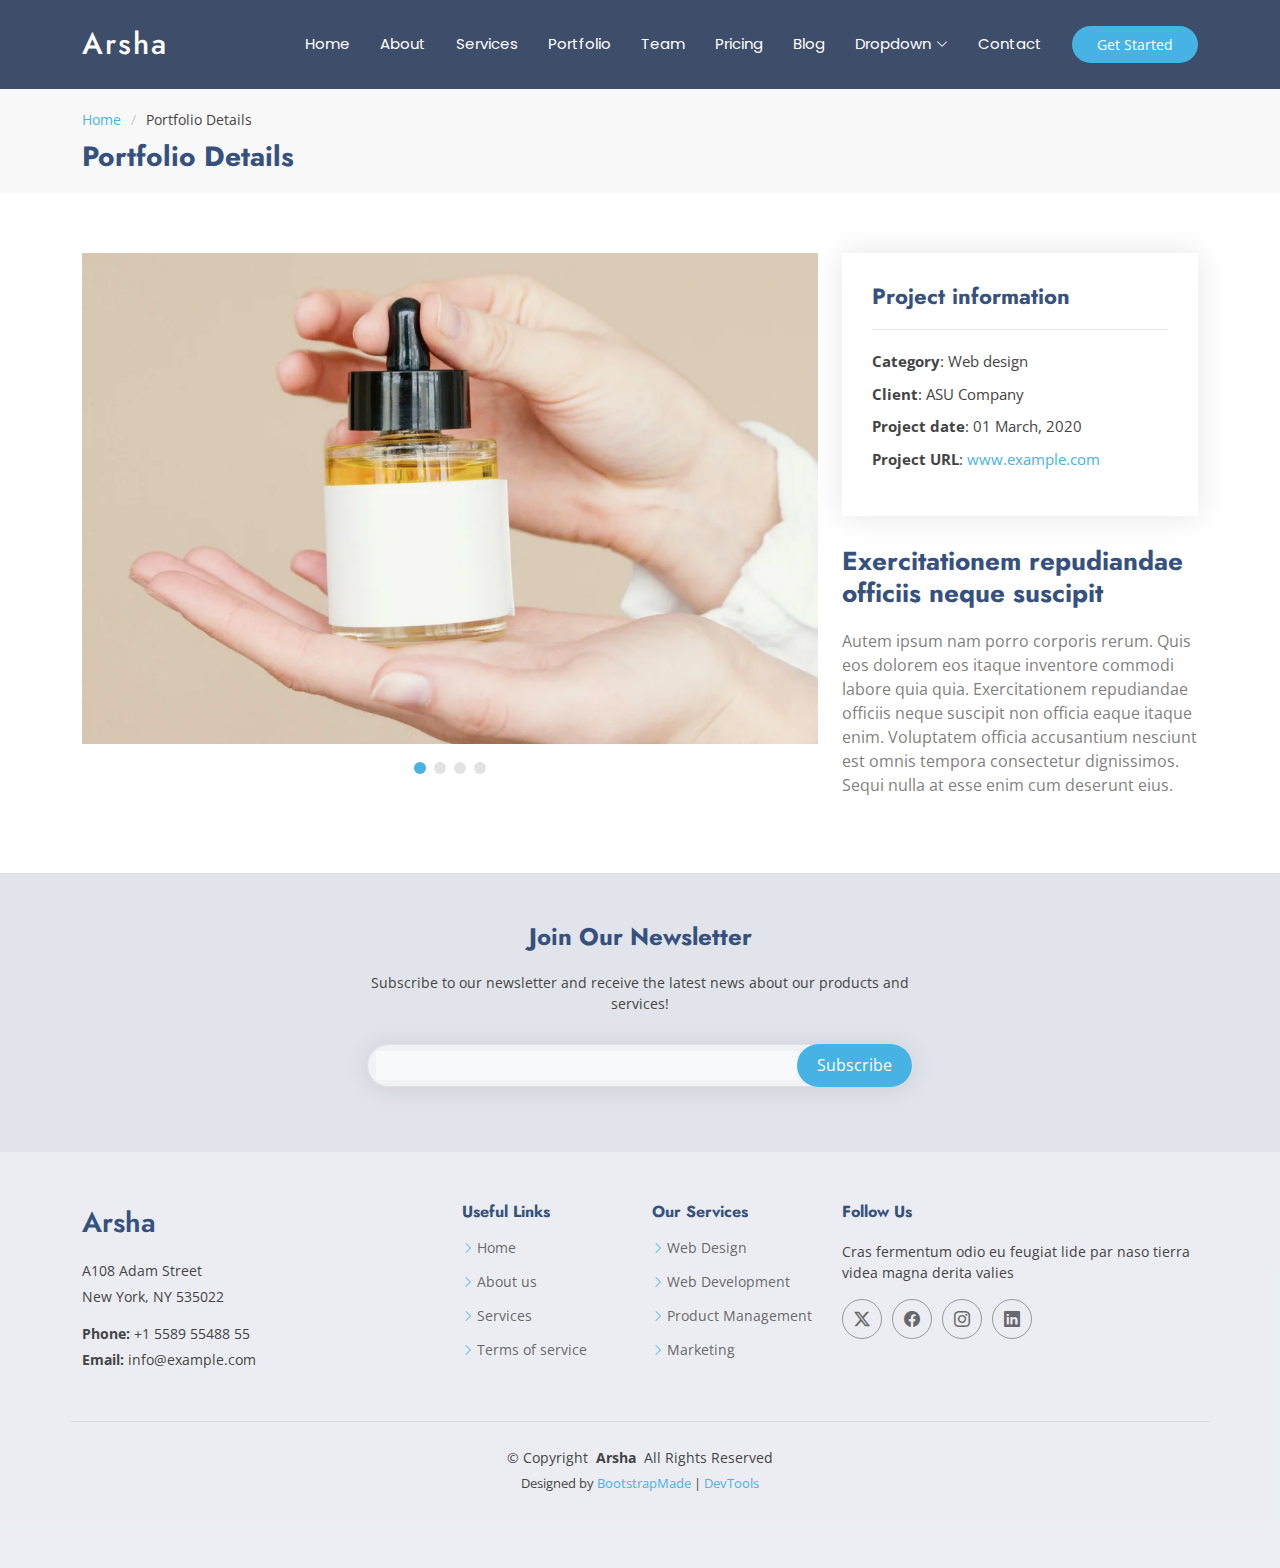
<file: portfolio-details.html>
<!DOCTYPE html>
<html lang="en">

<head>
  <meta charset="utf-8">
  <meta content="width=device-width, initial-scale=1.0" name="viewport">
  <title>Portfolio Details - Arsha Bootstrap Template</title>
  <meta name="description" content="">
  <meta name="keywords" content="">

  <!-- Favicons -->
  <link href="assets/img/favicon.png" rel="icon">
  <link href="assets/img/apple-touch-icon.png" rel="apple-touch-icon">

  <!-- Fonts -->
  <link href="https://fonts.googleapis.com" rel="preconnect">
  <link href="https://fonts.gstatic.com" rel="preconnect" crossorigin>
  <link href="https://fonts.googleapis.com/css2?family=Open+Sans:ital,wght@0,300;0,400;0,500;0,600;0,700;0,800;1,300;1,400;1,500;1,600;1,700;1,800&family=Poppins:ital,wght@0,100;0,200;0,300;0,400;0,500;0,600;0,700;0,800;0,900;1,100;1,200;1,300;1,400;1,500;1,600;1,700;1,800;1,900&family=Jost:ital,wght@0,100;0,200;0,300;0,400;0,500;0,600;0,700;0,800;0,900;1,100;1,200;1,300;1,400;1,500;1,600;1,700;1,800;1,900&display=swap" rel="stylesheet">

  <!-- Vendor CSS Files -->
  <link href="assets/vendor/bootstrap/css/bootstrap.min.css" rel="stylesheet">
  <link href="assets/vendor/bootstrap-icons/bootstrap-icons.css" rel="stylesheet">
  <link href="assets/vendor/aos/aos.css" rel="stylesheet">
  <link href="assets/vendor/glightbox/css/glightbox.min.css" rel="stylesheet">
  <link href="assets/vendor/swiper/swiper-bundle.min.css" rel="stylesheet">

  <!-- Main CSS File -->
  <link href="assets/css/main.css" rel="stylesheet">

  <!-- =======================================================
  * Template Name: Arsha
  * Template URL: https://bootstrapmade.com/arsha-free-bootstrap-html-template-corporate/
  * Updated: Feb 22 2025 with Bootstrap v5.3.3
  * Author: BootstrapMade.com
  * License: https://bootstrapmade.com/license/
  ======================================================== -->
</head>

<body class="portfolio-details-page">

  <header id="header" class="header d-flex align-items-center sticky-top">
    <div class="container-fluid container-xl position-relative d-flex align-items-center">

      <a href="index.html" class="logo d-flex align-items-center me-auto">
        <!-- Uncomment the line below if you also wish to use an image logo -->
        <!-- <img src="assets/img/logo.webp" alt=""> -->
        <h1 class="sitename">Arsha</h1>
      </a>

      <nav id="navmenu" class="navmenu">
        <ul>
          <li><a href="#hero">Home</a></li>
          <li><a href="#about">About</a></li>
          <li><a href="#services">Services</a></li>
          <li><a href="#portfolio">Portfolio</a></li>
          <li><a href="#team">Team</a></li>
          <li><a href="#pricing">Pricing</a></li>
          <li><a href="blog.html">Blog</a></li>
          <li class="dropdown"><a href="#"><span>Dropdown</span> <i class="bi bi-chevron-down toggle-dropdown"></i></a>
            <ul>
              <li><a href="#">Dropdown 1</a></li>
              <li class="dropdown"><a href="#"><span>Deep Dropdown</span> <i class="bi bi-chevron-down toggle-dropdown"></i></a>
                <ul>
                  <li><a href="#">Deep Dropdown 1</a></li>
                  <li><a href="#">Deep Dropdown 2</a></li>
                  <li><a href="#">Deep Dropdown 3</a></li>
                  <li><a href="#">Deep Dropdown 4</a></li>
                  <li><a href="#">Deep Dropdown 5</a></li>
                </ul>
              </li>
              <li><a href="#">Dropdown 2</a></li>
              <li><a href="#">Dropdown 3</a></li>
              <li><a href="#">Dropdown 4</a></li>
            </ul>
          </li>
          <li><a href="#contact">Contact</a></li>
        </ul>
        <i class="mobile-nav-toggle d-xl-none bi bi-list"></i>
      </nav>

      <a class="btn-getstarted" href="#about">Get Started</a>

    </div>
  </header>

  <main class="main">

    <!-- Page Title -->
    <div class="page-title" data-aos="fade">
      <div class="container">
        <nav class="breadcrumbs">
          <ol>
            <li><a href="index.html">Home</a></li>
            <li class="current">Portfolio Details</li>
          </ol>
        </nav>
        <h1>Portfolio Details</h1>
      </div>
    </div><!-- End Page Title -->

    <!-- Portfolio Details Section -->
    <section id="portfolio-details" class="portfolio-details section">

      <div class="container" data-aos="fade-up" data-aos-delay="100">

        <div class="row gy-4">

          <div class="col-lg-8">
            <div class="portfolio-details-slider swiper init-swiper">

              <script type="application/json" class="swiper-config">
                {
                  "loop": true,
                  "speed": 600,
                  "autoplay": {
                    "delay": 5000
                  },
                  "slidesPerView": "auto",
                  "pagination": {
                    "el": ".swiper-pagination",
                    "type": "bullets",
                    "clickable": true
                  }
                }
              </script>

              <div class="swiper-wrapper align-items-center">

                <div class="swiper-slide">
                  <img src="assets/img/portfolio/portfolio-1.webp" alt="">
                </div>

                <div class="swiper-slide">
                  <img src="assets/img/portfolio/portfolio-10.webp" alt="">
                </div>

                <div class="swiper-slide">
                  <img src="assets/img/portfolio/portfolio-7.webp" alt="">
                </div>

                <div class="swiper-slide">
                  <img src="assets/img/portfolio/portfolio-4.webp" alt="">
                </div>

              </div>
              <div class="swiper-pagination"></div>
            </div>
          </div>

          <div class="col-lg-4">
            <div class="portfolio-info" data-aos="fade-up" data-aos-delay="200">
              <h3>Project information</h3>
              <ul>
                <li><strong>Category</strong>: Web design</li>
                <li><strong>Client</strong>: ASU Company</li>
                <li><strong>Project date</strong>: 01 March, 2020</li>
                <li><strong>Project URL</strong>: <a href="#">www.example.com</a></li>
              </ul>
            </div>
            <div class="portfolio-description" data-aos="fade-up" data-aos-delay="300">
              <h2>Exercitationem repudiandae officiis neque suscipit</h2>
              <p>
                Autem ipsum nam porro corporis rerum. Quis eos dolorem eos itaque inventore commodi labore quia quia. Exercitationem repudiandae officiis neque suscipit non officia eaque itaque enim. Voluptatem officia accusantium nesciunt est omnis tempora consectetur dignissimos. Sequi nulla at esse enim cum deserunt eius.
              </p>
            </div>
          </div>

        </div>

      </div>

    </section><!-- /Portfolio Details Section -->

  </main>

  <footer id="footer" class="footer">

    <div class="footer-newsletter">
      <div class="container">
        <div class="row justify-content-center text-center">
          <div class="col-lg-6">
            <h4>Join Our Newsletter</h4>
            <p>Subscribe to our newsletter and receive the latest news about our products and services!</p>
            <form action="forms/newsletter.php" method="post" class="php-email-form">
              <div class="newsletter-form"><input type="email" name="email"><input type="submit" value="Subscribe"></div>
              <div class="loading">Loading</div>
              <div class="error-message"></div>
              <div class="sent-message">Your subscription request has been sent. Thank you!</div>
            </form>
          </div>
        </div>
      </div>
    </div>

    <div class="container footer-top">
      <div class="row gy-4">
        <div class="col-lg-4 col-md-6 footer-about">
          <a href="index.html" class="d-flex align-items-center">
            <span class="sitename">Arsha</span>
          </a>
          <div class="footer-contact pt-3">
            <p>A108 Adam Street</p>
            <p>New York, NY 535022</p>
            <p class="mt-3"><strong>Phone:</strong> <span>+1 5589 55488 55</span></p>
            <p><strong>Email:</strong> <span>info@example.com</span></p>
          </div>
        </div>

        <div class="col-lg-2 col-md-3 footer-links">
          <h4>Useful Links</h4>
          <ul>
            <li><i class="bi bi-chevron-right"></i> <a href="#">Home</a></li>
            <li><i class="bi bi-chevron-right"></i> <a href="#">About us</a></li>
            <li><i class="bi bi-chevron-right"></i> <a href="#">Services</a></li>
            <li><i class="bi bi-chevron-right"></i> <a href="#">Terms of service</a></li>
          </ul>
        </div>

        <div class="col-lg-2 col-md-3 footer-links">
          <h4>Our Services</h4>
          <ul>
            <li><i class="bi bi-chevron-right"></i> <a href="#">Web Design</a></li>
            <li><i class="bi bi-chevron-right"></i> <a href="#">Web Development</a></li>
            <li><i class="bi bi-chevron-right"></i> <a href="#">Product Management</a></li>
            <li><i class="bi bi-chevron-right"></i> <a href="#">Marketing</a></li>
          </ul>
        </div>

        <div class="col-lg-4 col-md-12">
          <h4>Follow Us</h4>
          <p>Cras fermentum odio eu feugiat lide par naso tierra videa magna derita valies</p>
          <div class="social-links d-flex">
            <a href=""><i class="bi bi-twitter-x"></i></a>
            <a href=""><i class="bi bi-facebook"></i></a>
            <a href=""><i class="bi bi-instagram"></i></a>
            <a href=""><i class="bi bi-linkedin"></i></a>
          </div>
        </div>

      </div>
    </div>

    <div class="container copyright text-center mt-4">
      <p>© <span>Copyright</span> <strong class="px-1 sitename">Arsha</strong> <span>All Rights Reserved</span></p>
      <div class="credits">
        <!-- All the links in the footer should remain intact. -->
        <!-- You can delete the links only if you've purchased the pro version. -->
        <!-- Licensing information: https://bootstrapmade.com/license/ -->
        <!-- Purchase the pro version with working PHP/AJAX contact form: [buy-url] -->
        Designed by <a href="https://bootstrapmade.com/">BootstrapMade</a> | <a href="https://bootstrapmade.com/tools/">DevTools</a>
      </div>
    </div>

  </footer>

  <!-- Scroll Top -->
  <a href="#" id="scroll-top" class="scroll-top d-flex align-items-center justify-content-center"><i class="bi bi-arrow-up-short"></i></a>

  <!-- Preloader -->
  <div id="preloader"></div>

  <!-- Vendor JS Files -->
  <script src="assets/vendor/bootstrap/js/bootstrap.bundle.min.js"></script>
  <script src="assets/vendor/php-email-form/validate.js"></script>
  <script src="assets/vendor/aos/aos.js"></script>
  <script src="assets/vendor/glightbox/js/glightbox.min.js"></script>
  <script src="assets/vendor/swiper/swiper-bundle.min.js"></script>
  <script src="assets/vendor/waypoints/noframework.waypoints.js"></script>
  <script src="assets/vendor/imagesloaded/imagesloaded.pkgd.min.js"></script>
  <script src="assets/vendor/isotope-layout/isotope.pkgd.min.js"></script>

  <!-- Main JS File -->
  <script src="assets/js/main.js"></script>

</body>

</html>
</file>
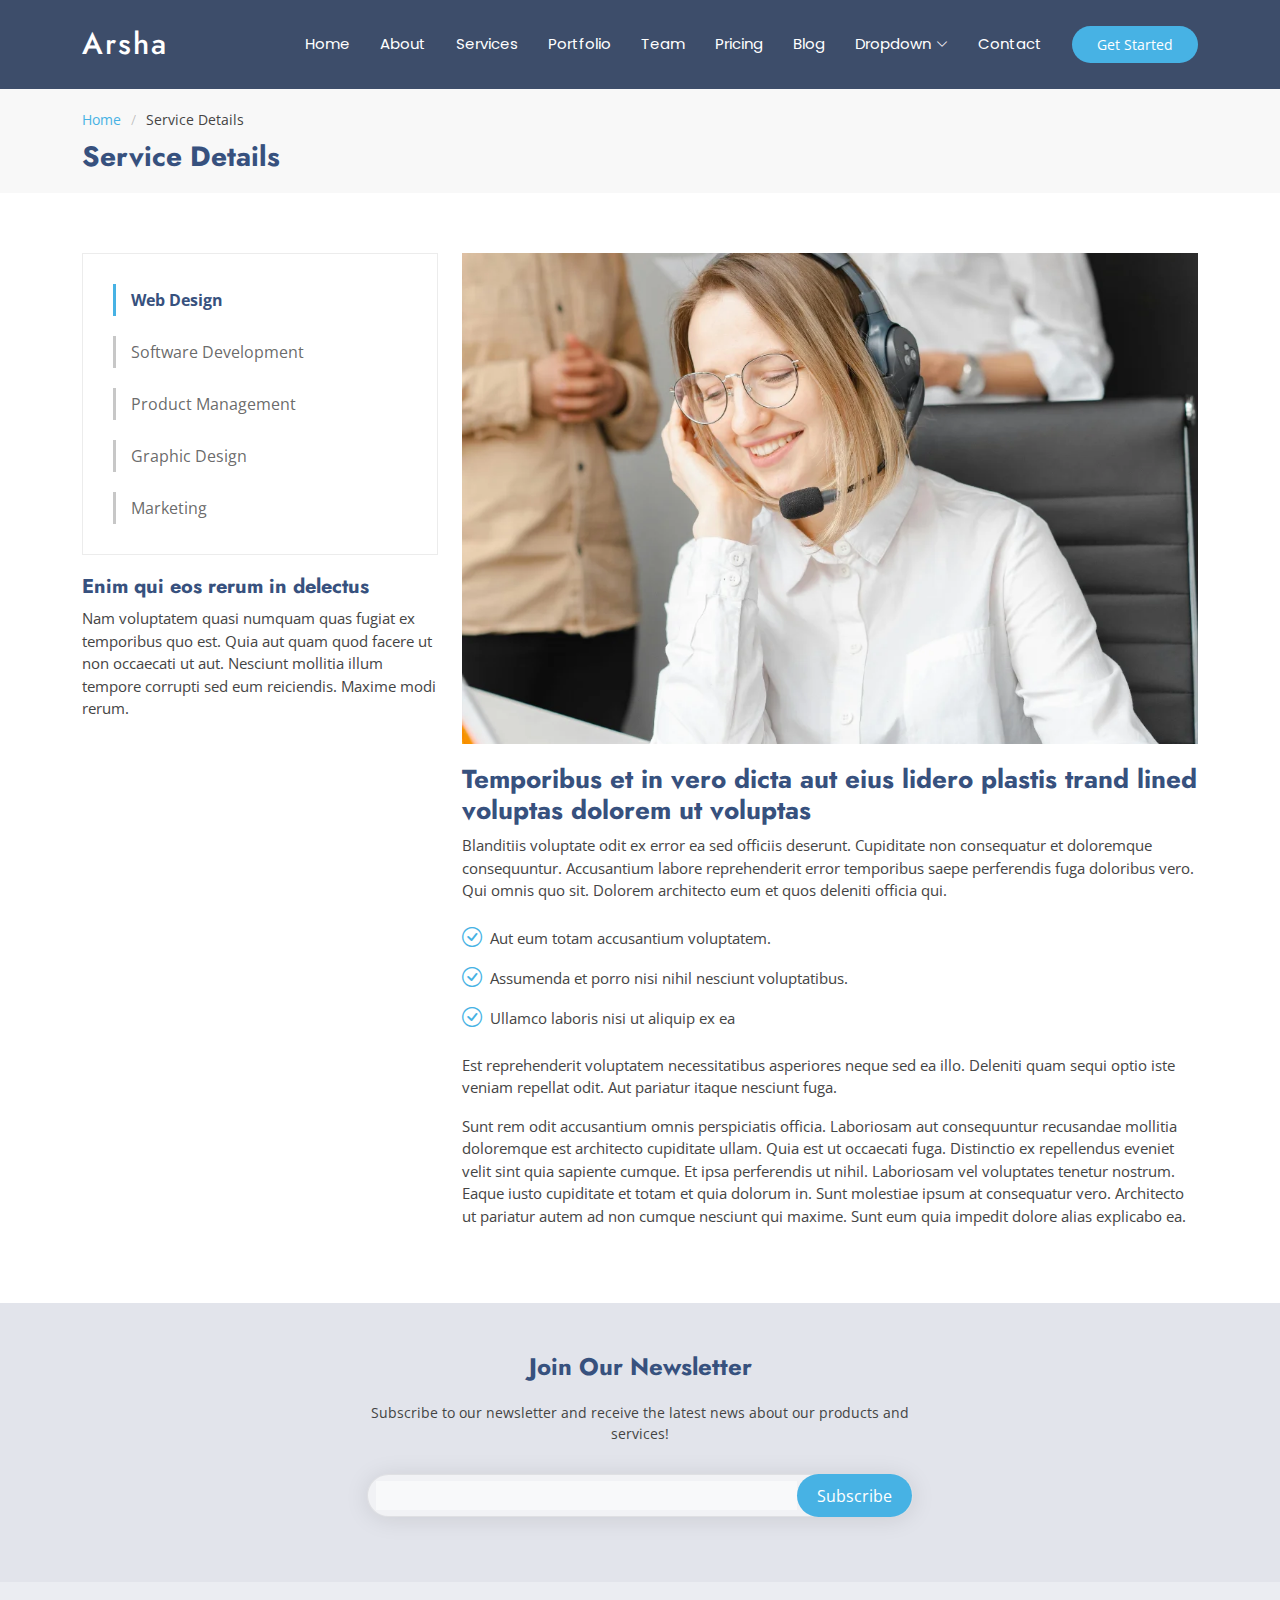
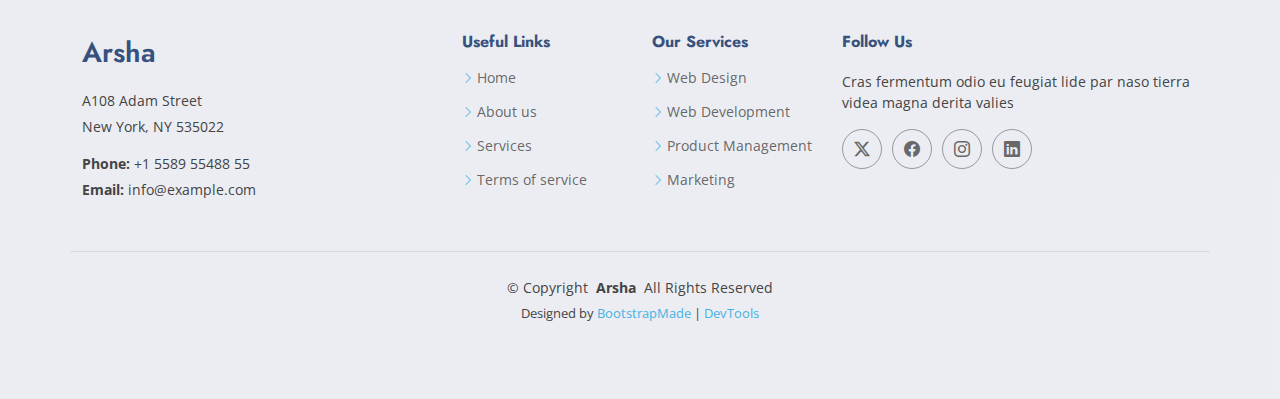
<file: service-details.html>
<!DOCTYPE html>
<html lang="en">

<head>
  <meta charset="utf-8">
  <meta content="width=device-width, initial-scale=1.0" name="viewport">
  <title>Service Details - Arsha Bootstrap Template</title>
  <meta name="description" content="">
  <meta name="keywords" content="">

  <!-- Favicons -->
  <link href="assets/img/favicon.png" rel="icon">
  <link href="assets/img/apple-touch-icon.png" rel="apple-touch-icon">

  <!-- Fonts -->
  <link href="https://fonts.googleapis.com" rel="preconnect">
  <link href="https://fonts.gstatic.com" rel="preconnect" crossorigin>
  <link href="https://fonts.googleapis.com/css2?family=Open+Sans:ital,wght@0,300;0,400;0,500;0,600;0,700;0,800;1,300;1,400;1,500;1,600;1,700;1,800&family=Poppins:ital,wght@0,100;0,200;0,300;0,400;0,500;0,600;0,700;0,800;0,900;1,100;1,200;1,300;1,400;1,500;1,600;1,700;1,800;1,900&family=Jost:ital,wght@0,100;0,200;0,300;0,400;0,500;0,600;0,700;0,800;0,900;1,100;1,200;1,300;1,400;1,500;1,600;1,700;1,800;1,900&display=swap" rel="stylesheet">

  <!-- Vendor CSS Files -->
  <link href="assets/vendor/bootstrap/css/bootstrap.min.css" rel="stylesheet">
  <link href="assets/vendor/bootstrap-icons/bootstrap-icons.css" rel="stylesheet">
  <link href="assets/vendor/aos/aos.css" rel="stylesheet">
  <link href="assets/vendor/glightbox/css/glightbox.min.css" rel="stylesheet">
  <link href="assets/vendor/swiper/swiper-bundle.min.css" rel="stylesheet">

  <!-- Main CSS File -->
  <link href="assets/css/main.css" rel="stylesheet">

  <!-- =======================================================
  * Template Name: Arsha
  * Template URL: https://bootstrapmade.com/arsha-free-bootstrap-html-template-corporate/
  * Updated: Feb 22 2025 with Bootstrap v5.3.3
  * Author: BootstrapMade.com
  * License: https://bootstrapmade.com/license/
  ======================================================== -->
</head>

<body class="service-details-page">

  <header id="header" class="header d-flex align-items-center sticky-top">
    <div class="container-fluid container-xl position-relative d-flex align-items-center">

      <a href="index.html" class="logo d-flex align-items-center me-auto">
        <!-- Uncomment the line below if you also wish to use an image logo -->
        <!-- <img src="assets/img/logo.webp" alt=""> -->
        <h1 class="sitename">Arsha</h1>
      </a>

      <nav id="navmenu" class="navmenu">
        <ul>
          <li><a href="#hero">Home</a></li>
          <li><a href="#about">About</a></li>
          <li><a href="#services">Services</a></li>
          <li><a href="#portfolio">Portfolio</a></li>
          <li><a href="#team">Team</a></li>
          <li><a href="#pricing">Pricing</a></li>
          <li><a href="blog.html">Blog</a></li>
          <li class="dropdown"><a href="#"><span>Dropdown</span> <i class="bi bi-chevron-down toggle-dropdown"></i></a>
            <ul>
              <li><a href="#">Dropdown 1</a></li>
              <li class="dropdown"><a href="#"><span>Deep Dropdown</span> <i class="bi bi-chevron-down toggle-dropdown"></i></a>
                <ul>
                  <li><a href="#">Deep Dropdown 1</a></li>
                  <li><a href="#">Deep Dropdown 2</a></li>
                  <li><a href="#">Deep Dropdown 3</a></li>
                  <li><a href="#">Deep Dropdown 4</a></li>
                  <li><a href="#">Deep Dropdown 5</a></li>
                </ul>
              </li>
              <li><a href="#">Dropdown 2</a></li>
              <li><a href="#">Dropdown 3</a></li>
              <li><a href="#">Dropdown 4</a></li>
            </ul>
          </li>
          <li><a href="#contact">Contact</a></li>
        </ul>
        <i class="mobile-nav-toggle d-xl-none bi bi-list"></i>
      </nav>

      <a class="btn-getstarted" href="#about">Get Started</a>

    </div>
  </header>

  <main class="main">

    <!-- Page Title -->
    <div class="page-title" data-aos="fade">
      <div class="container">
        <nav class="breadcrumbs">
          <ol>
            <li><a href="index.html">Home</a></li>
            <li class="current">Service Details</li>
          </ol>
        </nav>
        <h1>Service Details</h1>
      </div>
    </div><!-- End Page Title -->

    <!-- Service Details Section -->
    <section id="service-details" class="service-details section">

      <div class="container">

        <div class="row gy-4">

          <div class="col-lg-4" data-aos="fade-up" data-aos-delay="100">
            <div class="services-list">
              <a href="#" class="active">Web Design</a>
              <a href="#">Software Development</a>
              <a href="#">Product Management</a>
              <a href="#">Graphic Design</a>
              <a href="#">Marketing</a>
            </div>

            <h4>Enim qui eos rerum in delectus</h4>
            <p>Nam voluptatem quasi numquam quas fugiat ex temporibus quo est. Quia aut quam quod facere ut non occaecati ut aut. Nesciunt mollitia illum tempore corrupti sed eum reiciendis. Maxime modi rerum.</p>
          </div>

          <div class="col-lg-8" data-aos="fade-up" data-aos-delay="200">
            <img src="assets/img/services/services-4.webp" alt="" class="img-fluid services-img">
            <h3>Temporibus et in vero dicta aut eius lidero plastis trand lined voluptas dolorem ut voluptas</h3>
            <p>
              Blanditiis voluptate odit ex error ea sed officiis deserunt. Cupiditate non consequatur et doloremque consequuntur. Accusantium labore reprehenderit error temporibus saepe perferendis fuga doloribus vero. Qui omnis quo sit. Dolorem architecto eum et quos deleniti officia qui.
            </p>
            <ul>
              <li><i class="bi bi-check-circle"></i> <span>Aut eum totam accusantium voluptatem.</span></li>
              <li><i class="bi bi-check-circle"></i> <span>Assumenda et porro nisi nihil nesciunt voluptatibus.</span></li>
              <li><i class="bi bi-check-circle"></i> <span>Ullamco laboris nisi ut aliquip ex ea</span></li>
            </ul>
            <p>
              Est reprehenderit voluptatem necessitatibus asperiores neque sed ea illo. Deleniti quam sequi optio iste veniam repellat odit. Aut pariatur itaque nesciunt fuga.
            </p>
            <p>
              Sunt rem odit accusantium omnis perspiciatis officia. Laboriosam aut consequuntur recusandae mollitia doloremque est architecto cupiditate ullam. Quia est ut occaecati fuga. Distinctio ex repellendus eveniet velit sint quia sapiente cumque. Et ipsa perferendis ut nihil. Laboriosam vel voluptates tenetur nostrum. Eaque iusto cupiditate et totam et quia dolorum in. Sunt molestiae ipsum at consequatur vero. Architecto ut pariatur autem ad non cumque nesciunt qui maxime. Sunt eum quia impedit dolore alias explicabo ea.
            </p>
          </div>

        </div>

      </div>

    </section><!-- /Service Details Section -->

  </main>

  <footer id="footer" class="footer">

    <div class="footer-newsletter">
      <div class="container">
        <div class="row justify-content-center text-center">
          <div class="col-lg-6">
            <h4>Join Our Newsletter</h4>
            <p>Subscribe to our newsletter and receive the latest news about our products and services!</p>
            <form action="forms/newsletter.php" method="post" class="php-email-form">
              <div class="newsletter-form"><input type="email" name="email"><input type="submit" value="Subscribe"></div>
              <div class="loading">Loading</div>
              <div class="error-message"></div>
              <div class="sent-message">Your subscription request has been sent. Thank you!</div>
            </form>
          </div>
        </div>
      </div>
    </div>

    <div class="container footer-top">
      <div class="row gy-4">
        <div class="col-lg-4 col-md-6 footer-about">
          <a href="index.html" class="d-flex align-items-center">
            <span class="sitename">Arsha</span>
          </a>
          <div class="footer-contact pt-3">
            <p>A108 Adam Street</p>
            <p>New York, NY 535022</p>
            <p class="mt-3"><strong>Phone:</strong> <span>+1 5589 55488 55</span></p>
            <p><strong>Email:</strong> <span>info@example.com</span></p>
          </div>
        </div>

        <div class="col-lg-2 col-md-3 footer-links">
          <h4>Useful Links</h4>
          <ul>
            <li><i class="bi bi-chevron-right"></i> <a href="#">Home</a></li>
            <li><i class="bi bi-chevron-right"></i> <a href="#">About us</a></li>
            <li><i class="bi bi-chevron-right"></i> <a href="#">Services</a></li>
            <li><i class="bi bi-chevron-right"></i> <a href="#">Terms of service</a></li>
          </ul>
        </div>

        <div class="col-lg-2 col-md-3 footer-links">
          <h4>Our Services</h4>
          <ul>
            <li><i class="bi bi-chevron-right"></i> <a href="#">Web Design</a></li>
            <li><i class="bi bi-chevron-right"></i> <a href="#">Web Development</a></li>
            <li><i class="bi bi-chevron-right"></i> <a href="#">Product Management</a></li>
            <li><i class="bi bi-chevron-right"></i> <a href="#">Marketing</a></li>
          </ul>
        </div>

        <div class="col-lg-4 col-md-12">
          <h4>Follow Us</h4>
          <p>Cras fermentum odio eu feugiat lide par naso tierra videa magna derita valies</p>
          <div class="social-links d-flex">
            <a href=""><i class="bi bi-twitter-x"></i></a>
            <a href=""><i class="bi bi-facebook"></i></a>
            <a href=""><i class="bi bi-instagram"></i></a>
            <a href=""><i class="bi bi-linkedin"></i></a>
          </div>
        </div>

      </div>
    </div>

    <div class="container copyright text-center mt-4">
      <p>© <span>Copyright</span> <strong class="px-1 sitename">Arsha</strong> <span>All Rights Reserved</span></p>
      <div class="credits">
        <!-- All the links in the footer should remain intact. -->
        <!-- You can delete the links only if you've purchased the pro version. -->
        <!-- Licensing information: https://bootstrapmade.com/license/ -->
        <!-- Purchase the pro version with working PHP/AJAX contact form: [buy-url] -->
        Designed by <a href="https://bootstrapmade.com/">BootstrapMade</a> | <a href="https://bootstrapmade.com/tools/">DevTools</a>
      </div>
    </div>

  </footer>

  <!-- Scroll Top -->
  <a href="#" id="scroll-top" class="scroll-top d-flex align-items-center justify-content-center"><i class="bi bi-arrow-up-short"></i></a>

  <!-- Preloader -->
  <div id="preloader"></div>

  <!-- Vendor JS Files -->
  <script src="assets/vendor/bootstrap/js/bootstrap.bundle.min.js"></script>
  <script src="assets/vendor/php-email-form/validate.js"></script>
  <script src="assets/vendor/aos/aos.js"></script>
  <script src="assets/vendor/glightbox/js/glightbox.min.js"></script>
  <script src="assets/vendor/swiper/swiper-bundle.min.js"></script>
  <script src="assets/vendor/waypoints/noframework.waypoints.js"></script>
  <script src="assets/vendor/imagesloaded/imagesloaded.pkgd.min.js"></script>
  <script src="assets/vendor/isotope-layout/isotope.pkgd.min.js"></script>

  <!-- Main JS File -->
  <script src="assets/js/main.js"></script>

</body>

</html>
</file>
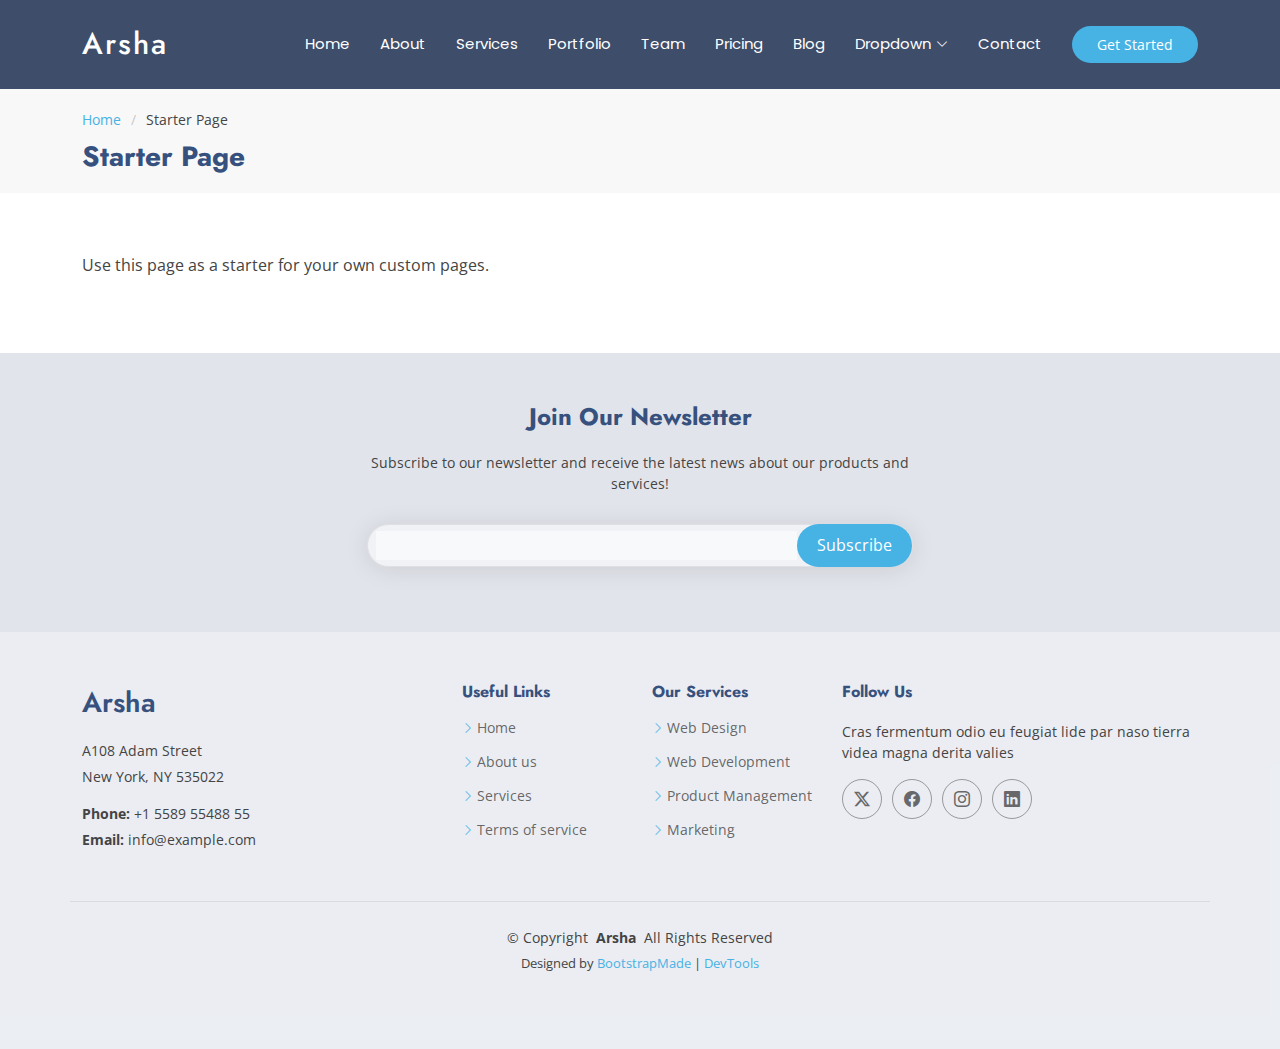
<file: starter-page.html>
<!DOCTYPE html>
<html lang="en">

<head>
  <meta charset="utf-8">
  <meta content="width=device-width, initial-scale=1.0" name="viewport">
  <title>Starter Page - Arsha Bootstrap Template</title>
  <meta name="description" content="">
  <meta name="keywords" content="">

  <!-- Favicons -->
  <link href="assets/img/favicon.png" rel="icon">
  <link href="assets/img/apple-touch-icon.png" rel="apple-touch-icon">

  <!-- Fonts -->
  <link href="https://fonts.googleapis.com" rel="preconnect">
  <link href="https://fonts.gstatic.com" rel="preconnect" crossorigin>
  <link href="https://fonts.googleapis.com/css2?family=Open+Sans:ital,wght@0,300;0,400;0,500;0,600;0,700;0,800;1,300;1,400;1,500;1,600;1,700;1,800&family=Poppins:ital,wght@0,100;0,200;0,300;0,400;0,500;0,600;0,700;0,800;0,900;1,100;1,200;1,300;1,400;1,500;1,600;1,700;1,800;1,900&family=Jost:ital,wght@0,100;0,200;0,300;0,400;0,500;0,600;0,700;0,800;0,900;1,100;1,200;1,300;1,400;1,500;1,600;1,700;1,800;1,900&display=swap" rel="stylesheet">

  <!-- Vendor CSS Files -->
  <link href="assets/vendor/bootstrap/css/bootstrap.min.css" rel="stylesheet">
  <link href="assets/vendor/bootstrap-icons/bootstrap-icons.css" rel="stylesheet">
  <link href="assets/vendor/aos/aos.css" rel="stylesheet">
  <link href="assets/vendor/glightbox/css/glightbox.min.css" rel="stylesheet">
  <link href="assets/vendor/swiper/swiper-bundle.min.css" rel="stylesheet">

  <!-- Main CSS File -->
  <link href="assets/css/main.css" rel="stylesheet">

  <!-- =======================================================
  * Template Name: Arsha
  * Template URL: https://bootstrapmade.com/arsha-free-bootstrap-html-template-corporate/
  * Updated: Feb 22 2025 with Bootstrap v5.3.3
  * Author: BootstrapMade.com
  * License: https://bootstrapmade.com/license/
  ======================================================== -->
</head>

<body class="starter-page-page">

  <header id="header" class="header d-flex align-items-center sticky-top">
    <div class="container-fluid container-xl position-relative d-flex align-items-center">

      <a href="index.html" class="logo d-flex align-items-center me-auto">
        <!-- Uncomment the line below if you also wish to use an image logo -->
        <!-- <img src="assets/img/logo.webp" alt=""> -->
        <h1 class="sitename">Arsha</h1>
      </a>

      <nav id="navmenu" class="navmenu">
        <ul>
          <li><a href="#hero">Home</a></li>
          <li><a href="#about">About</a></li>
          <li><a href="#services">Services</a></li>
          <li><a href="#portfolio">Portfolio</a></li>
          <li><a href="#team">Team</a></li>
          <li><a href="#pricing">Pricing</a></li>
          <li><a href="blog.html">Blog</a></li>
          <li class="dropdown"><a href="#"><span>Dropdown</span> <i class="bi bi-chevron-down toggle-dropdown"></i></a>
            <ul>
              <li><a href="#">Dropdown 1</a></li>
              <li class="dropdown"><a href="#"><span>Deep Dropdown</span> <i class="bi bi-chevron-down toggle-dropdown"></i></a>
                <ul>
                  <li><a href="#">Deep Dropdown 1</a></li>
                  <li><a href="#">Deep Dropdown 2</a></li>
                  <li><a href="#">Deep Dropdown 3</a></li>
                  <li><a href="#">Deep Dropdown 4</a></li>
                  <li><a href="#">Deep Dropdown 5</a></li>
                </ul>
              </li>
              <li><a href="#">Dropdown 2</a></li>
              <li><a href="#">Dropdown 3</a></li>
              <li><a href="#">Dropdown 4</a></li>
            </ul>
          </li>
          <li><a href="#contact">Contact</a></li>
        </ul>
        <i class="mobile-nav-toggle d-xl-none bi bi-list"></i>
      </nav>

      <a class="btn-getstarted" href="#about">Get Started</a>

    </div>
  </header>

  <main class="main">

    <!-- Page Title -->
    <div class="page-title" data-aos="fade">
      <div class="container">
        <nav class="breadcrumbs">
          <ol>
            <li><a href="index.html">Home</a></li>
            <li class="current">Starter Page</li>
          </ol>
        </nav>
        <h1>Starter Page</h1>
      </div>
    </div><!-- End Page Title -->

    <!-- Starter Section Section -->
    <section id="starter-section" class="starter-section section">

      <div class="container" data-aos="fade-up">
        <p>Use this page as a starter for your own custom pages.</p>
      </div>

    </section><!-- /Starter Section Section -->

  </main>

  <footer id="footer" class="footer">

    <div class="footer-newsletter">
      <div class="container">
        <div class="row justify-content-center text-center">
          <div class="col-lg-6">
            <h4>Join Our Newsletter</h4>
            <p>Subscribe to our newsletter and receive the latest news about our products and services!</p>
            <form action="forms/newsletter.php" method="post" class="php-email-form">
              <div class="newsletter-form"><input type="email" name="email"><input type="submit" value="Subscribe"></div>
              <div class="loading">Loading</div>
              <div class="error-message"></div>
              <div class="sent-message">Your subscription request has been sent. Thank you!</div>
            </form>
          </div>
        </div>
      </div>
    </div>

    <div class="container footer-top">
      <div class="row gy-4">
        <div class="col-lg-4 col-md-6 footer-about">
          <a href="index.html" class="d-flex align-items-center">
            <span class="sitename">Arsha</span>
          </a>
          <div class="footer-contact pt-3">
            <p>A108 Adam Street</p>
            <p>New York, NY 535022</p>
            <p class="mt-3"><strong>Phone:</strong> <span>+1 5589 55488 55</span></p>
            <p><strong>Email:</strong> <span>info@example.com</span></p>
          </div>
        </div>

        <div class="col-lg-2 col-md-3 footer-links">
          <h4>Useful Links</h4>
          <ul>
            <li><i class="bi bi-chevron-right"></i> <a href="#">Home</a></li>
            <li><i class="bi bi-chevron-right"></i> <a href="#">About us</a></li>
            <li><i class="bi bi-chevron-right"></i> <a href="#">Services</a></li>
            <li><i class="bi bi-chevron-right"></i> <a href="#">Terms of service</a></li>
          </ul>
        </div>

        <div class="col-lg-2 col-md-3 footer-links">
          <h4>Our Services</h4>
          <ul>
            <li><i class="bi bi-chevron-right"></i> <a href="#">Web Design</a></li>
            <li><i class="bi bi-chevron-right"></i> <a href="#">Web Development</a></li>
            <li><i class="bi bi-chevron-right"></i> <a href="#">Product Management</a></li>
            <li><i class="bi bi-chevron-right"></i> <a href="#">Marketing</a></li>
          </ul>
        </div>

        <div class="col-lg-4 col-md-12">
          <h4>Follow Us</h4>
          <p>Cras fermentum odio eu feugiat lide par naso tierra videa magna derita valies</p>
          <div class="social-links d-flex">
            <a href=""><i class="bi bi-twitter-x"></i></a>
            <a href=""><i class="bi bi-facebook"></i></a>
            <a href=""><i class="bi bi-instagram"></i></a>
            <a href=""><i class="bi bi-linkedin"></i></a>
          </div>
        </div>

      </div>
    </div>

    <div class="container copyright text-center mt-4">
      <p>© <span>Copyright</span> <strong class="px-1 sitename">Arsha</strong> <span>All Rights Reserved</span></p>
      <div class="credits">
        <!-- All the links in the footer should remain intact. -->
        <!-- You can delete the links only if you've purchased the pro version. -->
        <!-- Licensing information: https://bootstrapmade.com/license/ -->
        <!-- Purchase the pro version with working PHP/AJAX contact form: [buy-url] -->
        Designed by <a href="https://bootstrapmade.com/">BootstrapMade</a> | <a href="https://bootstrapmade.com/tools/">DevTools</a>
      </div>
    </div>

  </footer>

  <!-- Scroll Top -->
  <a href="#" id="scroll-top" class="scroll-top d-flex align-items-center justify-content-center"><i class="bi bi-arrow-up-short"></i></a>

  <!-- Preloader -->
  <div id="preloader"></div>

  <!-- Vendor JS Files -->
  <script src="assets/vendor/bootstrap/js/bootstrap.bundle.min.js"></script>
  <script src="assets/vendor/php-email-form/validate.js"></script>
  <script src="assets/vendor/aos/aos.js"></script>
  <script src="assets/vendor/glightbox/js/glightbox.min.js"></script>
  <script src="assets/vendor/swiper/swiper-bundle.min.js"></script>
  <script src="assets/vendor/waypoints/noframework.waypoints.js"></script>
  <script src="assets/vendor/imagesloaded/imagesloaded.pkgd.min.js"></script>
  <script src="assets/vendor/isotope-layout/isotope.pkgd.min.js"></script>

  <!-- Main JS File -->
  <script src="assets/js/main.js"></script>

</body>

</html>
</file>
<file: assets/css/main.css>
/**
* Template Name: Arsha
* Template URL: https://bootstrapmade.com/arsha-free-bootstrap-html-template-corporate/
* Updated: Feb 22 2025 with Bootstrap v5.3.3
* Author: BootstrapMade.com
* License: https://bootstrapmade.com/license/
*/

/*--------------------------------------------------------------
# Font & Color Variables
# Help: https://bootstrapmade.com/color-system/
--------------------------------------------------------------*/
/* Fonts */
:root {
  --default-font: "Open Sans",  system-ui, -apple-system, "Segoe UI", Roboto, "Helvetica Neue", Arial, "Noto Sans", "Liberation Sans", sans-serif, "Apple Color Emoji", "Segoe UI Emoji", "Segoe UI Symbol", "Noto Color Emoji";
  --heading-font: "Jost",  sans-serif;
  --nav-font: "Poppins",  sans-serif;
}

/* Global Colors - The following color variables are used throughout the website. Updating them here will change the color scheme of the entire website */
:root { 
  --background-color: #ffffff; /* Background color for the entire website, including individual sections */
  --default-color: #444444; /* Default color used for the majority of the text content across the entire website */
  --heading-color: #37517e; /* Color for headings, subheadings and title throughout the website */
  --accent-color: #47b2e4; /* Accent color that represents your brand on the website. It's used for buttons, links, and other elements that need to stand out */
  --surface-color: #ffffff; /* The surface color is used as a background of boxed elements within sections, such as cards, icon boxes, or other elements that require a visual separation from the global background. */
  --contrast-color: #ffffff; /* Contrast color for text, ensuring readability against backgrounds of accent, heading, or default colors. */
}

/* Nav Menu Colors - The following color variables are used specifically for the navigation menu. They are separate from the global colors to allow for more customization options */
:root {
  --nav-color: #ffffff;  /* The default color of the main navmenu links */
  --nav-hover-color: #47b2e4; /* Applied to main navmenu links when they are hovered over or active */
  --nav-mobile-background-color: #ffffff; /* Used as the background color for mobile navigation menu */
  --nav-dropdown-background-color: #ffffff; /* Used as the background color for dropdown items that appear when hovering over primary navigation items */
  --nav-dropdown-color: #444444; /* Used for navigation links of the dropdown items in the navigation menu. */
  --nav-dropdown-hover-color: #47b2e4; /* Similar to --nav-hover-color, this color is applied to dropdown navigation links when they are hovered over. */
}

/* Color Presets - These classes override global colors when applied to any section or element, providing reuse of the sam color scheme. */

.light-background {
  --background-color: #f5f6f8;
  --surface-color: #ffffff;
}

.dark-background {
  --background-color: #37517e;
  --default-color: #ffffff;
  --heading-color: #ffffff;
  --surface-color: #4668a2;
  --contrast-color: #ffffff;
}

/* Smooth scroll */
:root {
  scroll-behavior: smooth;
}

/*--------------------------------------------------------------
# General Styling & Shared Classes
--------------------------------------------------------------*/
body {
  color: var(--default-color);
  background-color: var(--background-color);
  font-family: var(--default-font);
}

a {
  color: var(--accent-color);
  text-decoration: none;
  transition: 0.3s;
}

a:hover {
  color: color-mix(in srgb, var(--accent-color), transparent 25%);
  text-decoration: none;
}

h1,
h2,
h3,
h4,
h5,
h6 {
  color: var(--heading-color);
  font-family: var(--heading-font);
}

/* PHP Email Form Messages
------------------------------*/
.php-email-form .error-message {
  display: none;
  background: #df1529;
  color: #ffffff;
  text-align: left;
  padding: 15px;
  margin-bottom: 24px;
  font-weight: 600;
}

.php-email-form .sent-message {
  display: none;
  color: #ffffff;
  background: #059652;
  text-align: center;
  padding: 15px;
  margin-bottom: 24px;
  font-weight: 600;
}

.php-email-form .loading {
  display: none;
  background: var(--surface-color);
  text-align: center;
  padding: 15px;
  margin-bottom: 24px;
}

.php-email-form .loading:before {
  content: "";
  display: inline-block;
  border-radius: 50%;
  width: 24px;
  height: 24px;
  margin: 0 10px -6px 0;
  border: 3px solid var(--accent-color);
  border-top-color: var(--surface-color);
  animation: php-email-form-loading 1s linear infinite;
}

@keyframes php-email-form-loading {
  0% {
    transform: rotate(0deg);
  }

  100% {
    transform: rotate(360deg);
  }
}

/*--------------------------------------------------------------
# Global Header
--------------------------------------------------------------*/
.header {
  --background-color: #3d4d6a;
  --heading-color: #ffffff;
  color: var(--default-color);
  background-color: var(--background-color);
  padding: 15px 0;
  transition: all 0.5s;
  z-index: 997;
}

.header .logo {
  line-height: 1;
}

.header .logo img {
  max-height: 36px;
  margin-right: 8px;
}

.header .logo h1 {
  font-size: 30px;
  margin: 0;
  font-weight: 500;
  color: var(--heading-color);
  letter-spacing: 2px;
  text-transform: none;
}

.header .btn-getstarted,
.header .btn-getstarted:focus {
  color: var(--contrast-color);
  background: var(--accent-color);
  font-size: 14px;
  padding: 8px 25px;
  margin: 0 0 0 30px;
  border-radius: 50px;
  transition: 0.3s;
}

.header .btn-getstarted:hover,
.header .btn-getstarted:focus:hover {
  color: var(--contrast-color);
  background: color-mix(in srgb, var(--accent-color), transparent 15%);
}

@media (max-width: 1200px) {
  .header .logo {
    order: 1;
  }

  .header .btn-getstarted {
    order: 2;
    margin: 0 15px 0 0;
    padding: 6px 15px;
  }

  .header .navmenu {
    order: 3;
  }
}

/* Index Page Header
------------------------------*/
.index-page .header {
  --background-color: rgba(255, 255, 255, 0);
  --heading-color: #ffffff;
  --nav-color: #ffffff;
}

/* Index Page Header on Scroll
------------------------------*/
.index-page.scrolled .header {
  --background-color: rgba(40, 58, 90, 0.9);
}

/*--------------------------------------------------------------
# Navigation Menu
--------------------------------------------------------------*/
/* Desktop Navigation */
@media (min-width: 1200px) {
  .navmenu {
    padding: 0;
  }

  .navmenu ul {
    margin: 0;
    padding: 0;
    display: flex;
    list-style: none;
    align-items: center;
  }

  .navmenu li {
    position: relative;
  }

  .navmenu a,
  .navmenu a:focus {
    color: var(--nav-color);
    padding: 18px 15px;
    font-size: 15px;
    font-family: var(--nav-font);
    font-weight: 400;
    display: flex;
    align-items: center;
    justify-content: space-between;
    white-space: nowrap;
    transition: 0.3s;
  }

  .navmenu a i,
  .navmenu a:focus i {
    font-size: 12px;
    line-height: 0;
    margin-left: 5px;
    transition: 0.3s;
  }

  .navmenu li:last-child a {
    padding-right: 0;
  }

  .navmenu li:hover>a,
  .navmenu .active,
  .navmenu .active:focus {
    color: var(--nav-hover-color);
  }

  .navmenu .dropdown ul {
    margin: 0;
    padding: 10px 0;
    background: var(--nav-dropdown-background-color);
    display: block;
    position: absolute;
    visibility: hidden;
    left: 14px;
    top: 130%;
    opacity: 0;
    transition: 0.3s;
    border-radius: 4px;
    z-index: 99;
    box-shadow: 0px 0px 30px rgba(0, 0, 0, 0.1);
  }

  .navmenu .dropdown ul li {
    min-width: 200px;
  }

  .navmenu .dropdown ul a {
    padding: 10px 20px;
    font-size: 15px;
    text-transform: none;
    color: var(--nav-dropdown-color);
  }

  .navmenu .dropdown ul a i {
    font-size: 12px;
  }

  .navmenu .dropdown ul a:hover,
  .navmenu .dropdown ul .active:hover,
  .navmenu .dropdown ul li:hover>a {
    color: var(--nav-dropdown-hover-color);
  }

  .navmenu .dropdown:hover>ul {
    opacity: 1;
    top: 100%;
    visibility: visible;
  }

  .navmenu .dropdown .dropdown ul {
    top: 0;
    left: -90%;
    visibility: hidden;
  }

  .navmenu .dropdown .dropdown:hover>ul {
    opacity: 1;
    top: 0;
    left: -100%;
    visibility: visible;
  }

  .navmenu .megamenu {
    position: static;
  }

  .navmenu .megamenu ul {
    margin: 0;
    padding: 10px;
    background: var(--nav-dropdown-background-color);
    box-shadow: 0px 0px 20px rgba(0, 0, 0, 0.1);
    position: absolute;
    top: 130%;
    left: 0;
    right: 0;
    visibility: hidden;
    opacity: 0;
    display: flex;
    transition: 0.3s;
    border-radius: 4px;
    z-index: 99;
  }

  .navmenu .megamenu ul li {
    flex: 1;
  }

  .navmenu .megamenu ul li a,
  .navmenu .megamenu ul li:hover>a {
    padding: 10px 20px;
    font-size: 15px;
    color: var(--nav-dropdown-color);
  }

  .navmenu .megamenu ul li a:hover,
  .navmenu .megamenu ul li .active,
  .navmenu .megamenu ul li .active:hover {
    color: var(--nav-dropdown-hover-color);
  }

  .navmenu .megamenu:hover>ul {
    opacity: 1;
    top: 100%;
    visibility: visible;
  }

  .navmenu .dd-box-shadow {
    box-shadow: 0px 0px 30px rgba(0, 0, 0, 0.1);
  }
}

/* Mobile Navigation */
@media (max-width: 1199px) {
  .mobile-nav-toggle {
    color: var(--nav-color);
    font-size: 28px;
    line-height: 0;
    margin-right: 10px;
    cursor: pointer;
    transition: color 0.3s;
  }

  .navmenu {
    padding: 0;
    z-index: 9997;
  }

  .navmenu ul {
    display: none;
    list-style: none;
    position: absolute;
    inset: 60px 20px 20px 20px;
    padding: 10px 0;
    margin: 0;
    border-radius: 6px;
    background-color: var(--nav-mobile-background-color);
    overflow-y: auto;
    transition: 0.3s;
    z-index: 9998;
    box-shadow: 0px 0px 30px rgba(0, 0, 0, 0.1);
  }

  .navmenu a,
  .navmenu a:focus {
    color: var(--nav-dropdown-color);
    padding: 10px 20px;
    font-family: var(--nav-font);
    font-size: 17px;
    font-weight: 500;
    display: flex;
    align-items: center;
    justify-content: space-between;
    white-space: nowrap;
    transition: 0.3s;
  }

  .navmenu a i,
  .navmenu a:focus i {
    font-size: 12px;
    line-height: 0;
    margin-left: 5px;
    width: 30px;
    height: 30px;
    display: flex;
    align-items: center;
    justify-content: center;
    border-radius: 50%;
    transition: 0.3s;
    background-color: color-mix(in srgb, var(--accent-color), transparent 90%);
  }

  .navmenu a i:hover,
  .navmenu a:focus i:hover {
    background-color: var(--accent-color);
    color: var(--contrast-color);
  }

  .navmenu a:hover,
  .navmenu .active,
  .navmenu .active:focus {
    color: var(--nav-dropdown-hover-color);
  }

  .navmenu .active i,
  .navmenu .active:focus i {
    background-color: var(--accent-color);
    color: var(--contrast-color);
    transform: rotate(180deg);
  }

  .navmenu .dropdown ul {
    position: static;
    display: none;
    z-index: 99;
    padding: 10px 0;
    margin: 10px 20px;
    background-color: var(--nav-dropdown-background-color);
    border: 1px solid color-mix(in srgb, var(--default-color), transparent 90%);
    box-shadow: none;
    transition: all 0.5s ease-in-out;
  }

  .navmenu .dropdown ul ul {
    background-color: rgba(33, 37, 41, 0.1);
  }

  .navmenu .dropdown>.dropdown-active {
    display: block;
    background-color: rgba(33, 37, 41, 0.03);
  }

  .mobile-nav-active {
    overflow: hidden;
  }

  .mobile-nav-active .mobile-nav-toggle {
    color: #fff;
    position: absolute;
    font-size: 32px;
    top: 15px;
    right: 15px;
    margin-right: 0;
    z-index: 9999;
  }

  .mobile-nav-active .navmenu {
    position: fixed;
    overflow: hidden;
    inset: 0;
    background: rgba(33, 37, 41, 0.8);
    transition: 0.3s;
  }

  .mobile-nav-active .navmenu>ul {
    display: block;
  }
}

/*--------------------------------------------------------------
# Global Footer
--------------------------------------------------------------*/
.footer {
  color: var(--default-color);
  background-color:  color-mix(in srgb, var(--heading-color), transparent 90%);
  font-size: 14px;
  padding-bottom: 50px;
  position: relative;
}

.footer .footer-newsletter {
  background-color: color-mix(in srgb, var(--heading-color), transparent 95%);
  padding: 50px 0;
}

.footer .footer-newsletter h4 {
  font-size: 24px;
}

.footer .footer-newsletter .newsletter-form {
  margin-top: 30px;
  margin-bottom: 15px;
  padding: 6px 8px;
  position: relative;
  background-color: color-mix(in srgb, var(--background-color), transparent 50%);
  border: 1px solid color-mix(in srgb, var(--default-color), transparent 90%);
  box-shadow: 0px 2px 25px rgba(0, 0, 0, 0.1);
  display: flex;
  transition: 0.3s;
  border-radius: 50px;
}

.footer .footer-newsletter .newsletter-form:focus-within {
  border-color: var(--accent-color);
}

.footer .footer-newsletter .newsletter-form input[type=email] {
  border: 0;
  padding: 4px;
  width: 100%;
  background-color: color-mix(in srgb, var(--background-color), transparent 50%);
  color: var(--default-color);
}

.footer .footer-newsletter .newsletter-form input[type=email]:focus-visible {
  outline: none;
}

.footer .footer-newsletter .newsletter-form input[type=submit] {
  border: 0;
  font-size: 16px;
  padding: 0 20px;
  margin: -7px -8px -7px 0;
  background: var(--accent-color);
  color: var(--contrast-color);
  transition: 0.3s;
  border-radius: 50px;
}

.footer .footer-newsletter .newsletter-form input[type=submit]:hover {
  background: color-mix(in srgb, var(--accent-color), transparent 20%);
}

.footer .footer-top {
  padding-top: 50px;
}

.footer .social-links a {
  display: flex;
  align-items: center;
  justify-content: center;
  width: 40px;
  height: 40px;
  border-radius: 50%;
  border: 1px solid color-mix(in srgb, var(--default-color), transparent 50%);
  font-size: 16px;
  color: color-mix(in srgb, var(--default-color), transparent 20%);
  margin-right: 10px;
  transition: 0.3s;
}

.footer .social-links a:hover {
  color: var(--accent-color);
  border-color: var(--accent-color);
}

.footer h4 {
  font-size: 16px;
  font-weight: bold;
  position: relative;
  padding-bottom: 12px;
}

.footer .footer-links {
  margin-bottom: 30px;
}

.footer .footer-links ul {
  list-style: none;
  padding: 0;
  margin: 0;
}

.footer .footer-links ul i {
  margin-right: 3px;
  font-size: 12px;
  line-height: 0;
  color: var(--accent-color);
}

.footer .footer-links ul li {
  padding: 10px 0;
  display: flex;
  align-items: center;
}

.footer .footer-links ul li:first-child {
  padding-top: 0;
}

.footer .footer-links ul a {
  display: inline-block;
  color: color-mix(in srgb, var(--default-color), transparent 20%);
  line-height: 1;
}

.footer .footer-links ul a:hover {
  color: var(--accent-color);
}

.footer .footer-about a {
  color: var(--heading-color);
  font-size: 28px;
  font-weight: 600;
  text-transform: none;
  font-family: var(--heading-font);
}

.footer .footer-contact p {
  margin-bottom: 5px;
}

.footer .copyright {
  padding-top: 25px;
  padding-bottom: 25px;
  border-top: 1px solid color-mix(in srgb, var(--default-color), transparent 90%);
}

.footer .copyright p {
  margin-bottom: 0;
}

.footer .credits {
  margin-top: 6px;
  font-size: 13px;
}

/*--------------------------------------------------------------
# Preloader
--------------------------------------------------------------*/
#preloader {
  position: fixed;
  inset: 0;
  z-index: 999999;
  overflow: hidden;
  background: var(--background-color);
  transition: all 0.6s ease-out;
}

#preloader:before {
  content: "";
  position: fixed;
  top: calc(50% - 30px);
  left: calc(50% - 30px);
  border: 6px solid #ffffff;
  border-color: var(--accent-color) transparent var(--accent-color) transparent;
  border-radius: 50%;
  width: 60px;
  height: 60px;
  animation: animate-preloader 1.5s linear infinite;
}

@keyframes animate-preloader {
  0% {
    transform: rotate(0deg);
  }

  100% {
    transform: rotate(360deg);
  }
}

/*--------------------------------------------------------------
# Scroll Top Button
--------------------------------------------------------------*/
.scroll-top {
  position: fixed;
  visibility: hidden;
  opacity: 0;
  right: 15px;
  bottom: -15px;
  z-index: 99999;
  background-color: var(--accent-color);
  width: 44px;
  height: 44px;
  border-radius: 50px;
  transition: all 0.4s;
}

.scroll-top i {
  font-size: 24px;
  color: var(--contrast-color);
  line-height: 0;
}

.scroll-top:hover {
  background-color: color-mix(in srgb, var(--accent-color), transparent 20%);
  color: var(--contrast-color);
}

.scroll-top.active {
  visibility: visible;
  opacity: 1;
  bottom: 15px;
}

/*--------------------------------------------------------------
# Disable aos animation delay on mobile devices
--------------------------------------------------------------*/
@media screen and (max-width: 768px) {
  [data-aos-delay] {
    transition-delay: 0 !important;
  }
}

/*--------------------------------------------------------------
# Global Page Titles & Breadcrumbs
--------------------------------------------------------------*/
.page-title {
  --background-color: color-mix(in srgb, var(--default-color), transparent 96%);
  color: var(--default-color);
  background-color: var(--background-color);
  padding: 20px 0;
  position: relative;
}

.page-title h1 {
  font-size: 28px;
  font-weight: 700;
  margin: 0;
}

.page-title .breadcrumbs ol {
  display: flex;
  flex-wrap: wrap;
  list-style: none;
  padding: 0 0 10px 0;
  margin: 0;
  font-size: 14px;
}

.page-title .breadcrumbs ol li+li {
  padding-left: 10px;
}

.page-title .breadcrumbs ol li+li::before {
  content: "/";
  display: inline-block;
  padding-right: 10px;
  color: color-mix(in srgb, var(--default-color), transparent 70%);
}

/*--------------------------------------------------------------
# Global Sections
--------------------------------------------------------------*/
section,
.section {
  color: var(--default-color);
  background-color: var(--background-color);
  padding: 60px 0;
  scroll-margin-top: 88px;
  overflow: clip;
}

@media (max-width: 1199px) {

  section,
  .section {
    scroll-margin-top: 66px;
  }
}

/*--------------------------------------------------------------
# Global Section Titles
--------------------------------------------------------------*/
.section-title {
  text-align: center;
  padding-bottom: 60px;
  position: relative;
}

.section-title h2 {
  font-size: 32px;
  font-weight: 700;
  margin-bottom: 20px;
  padding-bottom: 20px;
  text-transform: uppercase;
  position: relative;
}

.section-title h2:before {
  content: "";
  position: absolute;
  display: block;
  width: 160px;
  height: 1px;
  background: color-mix(in srgb, var(--default-color), transparent 60%);
  left: 0;
  right: 0;
  bottom: 1px;
  margin: auto;
}

.section-title h2::after {
  content: "";
  position: absolute;
  display: block;
  width: 60px;
  height: 3px;
  background: var(--accent-color);
  left: 0;
  right: 0;
  bottom: 0;
  margin: auto;
}

.section-title p {
  margin-bottom: 0;
}

/*--------------------------------------------------------------
# Hero Section
--------------------------------------------------------------*/
.hero {
  width: 100%;
  min-height: 80vh;
  position: relative;
  padding: 120px 0 60px 0;
  display: flex;
  align-items: center;
}

.hero h1 {
  margin: 0;
  font-size: 48px;
  font-weight: 700;
  line-height: 56px;
}

.hero p {
  color: color-mix(in srgb, var(--default-color), transparent 30%);
  margin: 5px 0 30px 0;
  font-size: 22px;
  line-height: 1.3;
  font-weight: 600;
}

.hero .btn-get-started {
  color: var(--contrast-color);
  background: var(--accent-color);
  font-family: var(--heading-font);
  font-weight: 500;
  font-size: 15px;
  letter-spacing: 1px;
  display: inline-block;
  padding: 10px 28px 12px 28px;
  border-radius: 50px;
  transition: 0.5s;
}

.hero .btn-get-started:hover {
  color: var(--contrast-color);
  background: color-mix(in srgb, var(--accent-color), transparent 15%);
}

.hero .btn-watch-video {
  font-size: 16px;
  transition: 0.5s;
  margin-left: 25px;
  color: var(--default-color);
  font-weight: 600;
}

.hero .btn-watch-video i {
  color: var(--contrast-color);
  font-size: 32px;
  transition: 0.3s;
  line-height: 0;
  margin-right: 8px;
}

.hero .btn-watch-video:hover {
  color: var(--accent-color);
}

.hero .btn-watch-video:hover i {
  color: color-mix(in srgb, var(--accent-color), transparent 15%);
}

.hero .animated {
  animation: up-down 2s ease-in-out infinite alternate-reverse both;
}

@media (max-width: 640px) {
  .hero h1 {
    font-size: 28px;
    line-height: 36px;
  }

  .hero p {
    font-size: 18px;
    line-height: 24px;
    margin-bottom: 30px;
  }

  .hero .btn-get-started,
  .hero .btn-watch-video {
    font-size: 13px;
  }
}

@keyframes up-down {
  0% {
    transform: translateY(10px);
  }

  100% {
    transform: translateY(-10px);
  }
}

/*--------------------------------------------------------------
# Clients Section
--------------------------------------------------------------*/
.clients {
  padding: 12px 0;
}

.clients .swiper {
  padding: 10px 0;
}

.clients .swiper-wrapper {
  height: auto;
}

.clients .swiper-slide img {
  transition: 0.3s;
  padding: 0 10px;
}

.clients .swiper-slide img:hover {
  transform: scale(1.1);
}

/*--------------------------------------------------------------
# About Section
--------------------------------------------------------------*/
.about ul {
  list-style: none;
  padding: 0;
}

.about ul li {
  padding-bottom: 5px;
  display: flex;
  align-items: center;
}

.about ul i {
  font-size: 20px;
  padding-right: 4px;
  color: var(--accent-color);
}

.about .read-more {
  color: var(--accent-color);
  font-family: var(--heading-font);
  font-weight: 500;
  font-size: 16px;
  letter-spacing: 1px;
  padding: 8px 28px;
  border-radius: 5px;
  transition: 0.3s;
  display: inline-flex;
  align-items: center;
  justify-content: center;
  border: 2px solid var(--accent-color);
}

.about .read-more i {
  font-size: 18px;
  margin-left: 5px;
  line-height: 0;
  transition: 0.3s;
}

.about .read-more:hover {
  background: var(--accent-color);
  color: var(--contrast-color);
}

.about .read-more:hover i {
  transform: translate(5px, 0);
}

/*--------------------------------------------------------------
# Why Us Section
--------------------------------------------------------------*/
.why-us {
  padding: 30px 0;
}

.why-us .content h3 {
  font-weight: 400;
  font-size: 34px;
}

.why-us .content p {
  color: color-mix(in srgb, var(--default-color), transparent 30%);
}

.why-us .faq-container .faq-item {
  background-color: var(--surface-color);
  position: relative;
  padding: 20px;
  margin-bottom: 20px;
  box-shadow: 0px 5px 25px 0px rgba(0, 0, 0, 0.1);
  overflow: hidden;
}

.why-us .faq-container .faq-item:last-child {
  margin-bottom: 0;
}

.why-us .faq-container .faq-item h3 {
  font-weight: 500;
  font-size: 17px;
  line-height: 24px;
  margin: 0 30px 0 0;
  transition: 0.3s;
  cursor: pointer;
}

.why-us .faq-container .faq-item h3 span {
  color: var(--accent-color);
  padding-right: 5px;
  font-weight: 600;
}

.why-us .faq-container .faq-item h3:hover {
  color: var(--accent-color);
}

.why-us .faq-container .faq-item .faq-content {
  display: grid;
  grid-template-rows: 0fr;
  transition: 0.3s ease-in-out;
  visibility: hidden;
  opacity: 0;
}

.why-us .faq-container .faq-item .faq-content p {
  margin-bottom: 0;
  overflow: hidden;
}

.why-us .faq-container .faq-item .faq-icon {
  position: absolute;
  top: 22px;
  left: 20px;
  font-size: 22px;
  line-height: 0;
  transition: 0.3s;
  color: var(--accent-color);
}

.why-us .faq-container .faq-item .faq-toggle {
  position: absolute;
  top: 20px;
  right: 20px;
  font-size: 16px;
  line-height: 0;
  transition: 0.3s;
  cursor: pointer;
}

.why-us .faq-container .faq-item .faq-toggle:hover {
  color: var(--accent-color);
}

.why-us .faq-container .faq-active h3 {
  color: var(--accent-color);
}

.why-us .faq-container .faq-active .faq-content {
  grid-template-rows: 1fr;
  visibility: visible;
  opacity: 1;
  padding-top: 10px;
}

.why-us .faq-container .faq-active .faq-toggle {
  transform: rotate(90deg);
  color: var(--accent-color);
}

.why-us .why-us-img {
  display: flex;
  align-items: center;
  justify-content: center;
}

.why-us .why-us-img img {
  max-height: 70%;
}

/*--------------------------------------------------------------
# Skills Section
--------------------------------------------------------------*/
.skills .content h3 {
  font-size: 2rem;
  font-weight: 700;
}

.skills .content p {
  color: color-mix(in srgb, var(--default-color), transparent 30%);
}

.skills .content p:last-child {
  margin-bottom: 0;
}

.skills .content ul {
  list-style: none;
  padding: 0;
}

.skills .content ul li {
  padding-bottom: 10px;
}

.skills .progress {
  height: 60px;
  display: block;
  background: none;
  border-radius: 0;
}

.skills .progress .skill {
  color: var(--default-color);
  padding: 0;
  margin: 0 0 6px 0;
  text-transform: uppercase;
  display: block;
  font-weight: 600;
  font-family: var(--heading-font);
}

.skills .progress .skill .val {
  float: right;
  font-style: normal;
}

.skills .progress-bar-wrap {
  background: color-mix(in srgb, var(--heading-color), transparent 90%);
  height: 10px;
}

.skills .progress-bar {
  width: 1px;
  height: 10px;
  transition: 0.9s;
  background-color: var(--heading-color);
}

/*--------------------------------------------------------------
# Services Section
--------------------------------------------------------------*/
.services .service-item {
  background-color: var(--surface-color);
  box-shadow: 0px 5px 90px 0px rgba(0, 0, 0, 0.1);
  padding: 50px 30px;
  transition: all ease-in-out 0.4s;
  height: 100%;
}

.services .service-item .icon {
  margin-bottom: 10px;
}

.services .service-item .icon i {
  color: var(--accent-color);
  font-size: 36px;
  transition: 0.3s;
}

.services .service-item h4 {
  font-weight: 700;
  margin-bottom: 15px;
  font-size: 20px;
}

.services .service-item h4 a {
  color: var(--heading-color);
  transition: ease-in-out 0.3s;
}

.services .service-item p {
  line-height: 24px;
  font-size: 14px;
  margin-bottom: 0;
}

.services .service-item:hover {
  transform: translateY(-10px);
}

.services .service-item:hover h4 a {
  color: var(--accent-color);
}

/*--------------------------------------------------------------
# Work Process Section
--------------------------------------------------------------*/
.work-process .steps-item {
  background: var(--surface-color);
  border-radius: 20px;
  height: 100%;
  width: 400px;
  transition: all 0.3s ease-in-out;
  box-shadow: 0 5px 20px color-mix(in srgb, var(--default-color), transparent 98%);
}

.work-process .steps-item .steps-image {
  border-radius: 20px 20px 0 0;
  overflow: hidden;
}

.work-process .steps-item:hover {
  transform: translateY(-10px);
  box-shadow: 0 15px 30px color-mix(in srgb, var(--accent-color), transparent 85%);
}

.work-process .steps-item:hover .steps-number {
  background: var(--accent-color);
  color: var(--contrast-color);
}

.work-process .steps-item:hover .steps-image img {
  transform: scale(1.1);
}

.work-process .steps-image {
  position: relative;
  height: 400px;
  width: 400px;
}

.work-process .steps-image img {
  width: 100%;
  height: auto;
  object-fit: contain;
  transition: transform 0.6s ease;
}

.work-process .steps-content {
  position: relative;
  padding: 40px 30px 30px;
}

.work-process .steps-content .steps-number {
  position: absolute;
  left: 30px;
  top: -30px;
  width: 60px;
  height: 60px;
  background: var(--accent-color);
  color: var(--contrast-color);
  border-radius: 50%;
  font-family: var(--heading-font);
  font-size: 24px;
  font-weight: 700;
  display: flex;
  align-items: center;
  justify-content: center;
  transition: all 0.3s ease-in-out;
}

.work-process .steps-content h3 {
  font-size: 24px;
  font-weight: 700;
  margin-bottom: 15px;
}

.work-process .steps-content p {
  font-size: 15px;
  color: color-mix(in srgb, var(--default-color), transparent 20%);
  margin-bottom: 25px;
}

.work-process .steps-features .feature-item {
  display: flex;
  align-items: center;
  margin-bottom: 12px;
}

.work-process .steps-features .feature-item:last-child {
  margin-bottom: 0;
}

.work-process .steps-features .feature-item i {
  color: var(--accent-color);
  font-size: 18px;
  margin-right: 10px;
}

.work-process .steps-features .feature-item span {
  font-size: 14px;
  color: color-mix(in srgb, var(--default-color), transparent 15%);
}

@media (max-width: 1199px) {
  .work-process .steps-image {
    height: 440px;
  }

  .work-process .steps-content {
    padding: 35px 25px 25px;
  }

  .work-process .steps-content h3 {
    font-size: 22px;
  }
}

@media (max-width: 991px) {
  .work-process .steps-item {
    margin-bottom: 30px;
  }

  .work-process .steps-image {
    height: auto;
    width: auto;
  }

  .work-process .steps-content {
    padding: 30px 20px 20px;
  }

  .work-process .steps-content .steps-number {
    width: 50px;
    height: 50px;
    font-size: 20px;
    left: 25px;
    top: -25px;
  }

  .work-process .steps-content h3 {
    font-size: 20px;
    margin-bottom: 12px;
  }

  .work-process .steps-content p {
    font-size: 14px;
    margin-bottom: 20px;
  }
}

/*--------------------------------------------------------------
# Call To Action Section
--------------------------------------------------------------*/
.call-to-action {
  padding: 120px 0;
  position: relative;
  clip-path: inset(0);
}

.call-to-action img {
  position: fixed;
  top: 0;
  left: 0;
  display: block;
  width: 100%;
  height: 100%;
  object-fit: cover;
  z-index: 1;
}

.call-to-action:before {
  content: "";
  background: color-mix(in srgb, var(--background-color), transparent 45%);
  position: absolute;
  inset: 0;
  z-index: 2;
}

.call-to-action .container {
  position: relative;
  z-index: 3;
}

.call-to-action h3 {
  color: var(--default-color);
  font-size: 28px;
  font-weight: 700;
}

.call-to-action p {
  color: var(--default-color);
}

.call-to-action .cta-btn {
  font-family: var(--heading-font);
  font-weight: 500;
  font-size: 16px;
  letter-spacing: 1px;
  display: inline-block;
  padding: 12px 40px;
  border-radius: 50px;
  transition: 0.5s;
  margin: 10px;
  border: 2px solid var(--contrast-color);
  color: var(--contrast-color);
}

.call-to-action .cta-btn:hover {
  background: var(--accent-color);
  border: 2px solid var(--accent-color);
}

/*--------------------------------------------------------------
# Portfolio Section
--------------------------------------------------------------*/
.portfolio .portfolio-filters {
  padding: 0;
  margin: 0 auto 20px auto;
  list-style: none;
  text-align: center;
}

.portfolio .portfolio-filters li {
  cursor: pointer;
  display: inline-block;
  padding: 8px 20px 10px 20px;
  margin: 0;
  font-size: 15px;
  font-weight: 500;
  line-height: 1;
  margin-bottom: 5px;
  border-radius: 50px;
  transition: all 0.3s ease-in-out;
  font-family: var(--heading-font);
}

.portfolio .portfolio-filters li:hover,
.portfolio .portfolio-filters li.filter-active {
  color: var(--contrast-color);
  background-color: var(--accent-color);
}

.portfolio .portfolio-filters li:first-child {
  margin-left: 0;
}

.portfolio .portfolio-filters li:last-child {
  margin-right: 0;
}

@media (max-width: 575px) {
  .portfolio .portfolio-filters li {
    font-size: 14px;
    margin: 0 0 10px 0;
  }
}

.portfolio .portfolio-item {
  position: relative;
  overflow: hidden;
}

.portfolio .portfolio-item .portfolio-info {
  opacity: 0;
  position: absolute;
  left: 12px;
  right: 12px;
  bottom: -100%;
  z-index: 3;
  transition: all ease-in-out 0.5s;
  background: color-mix(in srgb, var(--background-color), transparent 10%);
  padding: 15px;
}

.portfolio .portfolio-item .portfolio-info h4 {
  font-size: 18px;
  font-weight: 600;
  padding-right: 50px;
}

.portfolio .portfolio-item .portfolio-info p {
  color: color-mix(in srgb, var(--default-color), transparent 30%);
  font-size: 14px;
  margin-bottom: 0;
  padding-right: 50px;
}

.portfolio .portfolio-item .portfolio-info .preview-link,
.portfolio .portfolio-item .portfolio-info .details-link {
  position: absolute;
  right: 50px;
  font-size: 24px;
  top: calc(50% - 14px);
  color: color-mix(in srgb, var(--default-color), transparent 30%);
  transition: 0.3s;
  line-height: 0;
}

.portfolio .portfolio-item .portfolio-info .preview-link:hover,
.portfolio .portfolio-item .portfolio-info .details-link:hover {
  color: var(--accent-color);
}

.portfolio .portfolio-item .portfolio-info .details-link {
  right: 14px;
  font-size: 28px;
}

.portfolio .portfolio-item:hover .portfolio-info {
  opacity: 1;
  bottom: 0;
}

/*--------------------------------------------------------------
# Team Section
--------------------------------------------------------------*/
.team .team-member {
  background-color: var(--surface-color);
  box-shadow: 0px 2px 15px rgba(0, 0, 0, 0.1);
  position: relative;
  border-radius: 5px;
  transition: 0.5s;
  padding: 30px;
  height: 100%;
}

@media (max-width: 468px) {
  .team .team-member {
    flex-direction: column;
    justify-content: center !important;
    align-items: center !important;
  }
}

.team .team-member .pic {
  overflow: hidden;
  width: 150px;
  border-radius: 50%;
  flex-shrink: 0;
}

.team .team-member .pic img {
  transition: ease-in-out 0.3s;
}

.team .team-member:hover {
  transform: translateY(-10px);
}

.team .team-member .member-info {
  padding-left: 30px;
}

@media (max-width: 468px) {
  .team .team-member .member-info {
    padding: 30px 0 0 0;
    text-align: center;
  }
}

.team .team-member h4 {
  font-weight: 700;
  margin-bottom: 5px;
  font-size: 20px;
}

.team .team-member span {
  display: block;
  font-size: 15px;
  padding-bottom: 10px;
  padding-top: 10px;
  position: relative;
  font-weight: 500;
}

.team .team-member span::after {
  content: "";
  position: absolute;
  display: block;
  width: 50px;
  height: 1px;
  background: color-mix(in srgb, var(--default-color), transparent 85%);
  bottom: 0;
  left: 0;
}

@media (max-width: 468px) {
  .team .team-member span::after {
    left: calc(50% - 25px);
  }
}

.team .team-member p {
  margin: 10px 0 0 0;
  font-size: 14px;
}

.team .team-member .social {
  margin-top: 12px;
  display: flex;
  align-items: center;
  justify-content: start;
  width: 100%;
}

@media (max-width: 468px) {
  .team .team-member .social {
    justify-content: center;
  }
}

.team .team-member .social a {
  background: color-mix(in srgb, var(--default-color), transparent 94%);
  transition: ease-in-out 0.3s;
  display: flex;
  align-items: center;
  justify-content: center;
  border-radius: 50px;
  width: 36px;
  height: 36px;
}

.team .team-member .social a i {
  color: color-mix(in srgb, var(--default-color), transparent 20%);
  font-size: 16px;
  margin: 0 2px;
}

.team .team-member .social a:hover {
  background: var(--accent-color);
}

.team .team-member .social a:hover i {
  color: var(--contrast-color);
}

.team .team-member .social a+a {
  margin-left: 8px;
}

/*--------------------------------------------------------------
# Pricing Section
--------------------------------------------------------------*/
.pricing .pricing-item {
  background-color: var(--surface-color);
  box-shadow: 0 3px 20px -2px rgba(0, 0, 0, 0.1);
  border-top: 4px solid var(--background-color);
  padding: 60px 40px;
  height: 100%;
  border-radius: 5px;
}

.pricing h3 {
  font-weight: 600;
  margin-bottom: 15px;
  font-size: 20px;
}

.pricing h4 {
  color: var(--accent-color);
  font-size: 48px;
  font-weight: 400;
  font-family: var(--heading-font);
  margin-bottom: 0;
}

.pricing h4 sup {
  font-size: 28px;
}

.pricing h4 span {
  color: color-mix(in srgb, var(--default-color), transparent 50%);
  font-size: 18px;
}

.pricing ul {
  padding: 20px 0;
  list-style: none;
  color: color-mix(in srgb, var(--default-color), transparent 30%);
  text-align: left;
  line-height: 20px;
}

.pricing ul li {
  padding: 10px 0;
  display: flex;
  align-items: center;
}

.pricing ul i {
  color: #059652;
  font-size: 24px;
  padding-right: 3px;
}

.pricing ul .na {
  color: color-mix(in srgb, var(--default-color), transparent 60%);
}

.pricing ul .na i {
  color: color-mix(in srgb, var(--default-color), transparent 60%);
}

.pricing ul .na span {
  text-decoration: line-through;
}

.pricing .buy-btn {
  color: var(--accent-color);
  display: inline-block;
  padding: 8px 35px 10px 35px;
  border-radius: 50px;
  transition: none;
  font-size: 16px;
  font-weight: 500;
  font-family: var(--heading-font);
  transition: 0.3s;
  border: 1px solid var(--accent-color);
}

.pricing .buy-btn:hover {
  background: var(--accent-color);
  color: var(--contrast-color);
}

.pricing .featured {
  border-top-color: var(--accent-color);
}

.pricing .featured .buy-btn {
  background: var(--accent-color);
  color: var(--contrast-color);
}

@media (max-width: 992px) {
  .pricing .box {
    max-width: 60%;
    margin: 0 auto 30px auto;
  }
}

@media (max-width: 767px) {
  .pricing .box {
    max-width: 80%;
    margin: 0 auto 30px auto;
  }
}

@media (max-width: 420px) {
  .pricing .box {
    max-width: 100%;
    margin: 0 auto 30px auto;
  }
}

/*--------------------------------------------------------------
# Testimonials Section
--------------------------------------------------------------*/
.testimonials .section-header {
  margin-bottom: 40px;
}

.testimonials .testimonials-carousel,
.testimonials .testimonials-slider {
  overflow: hidden;
}

.testimonials .testimonial-item {
  text-align: center;
}

.testimonials .testimonial-item .testimonial-img {
  width: 120px;
  border-radius: 50%;
  border: 4px solid var(--background-color);
  margin: 0 auto;
}

.testimonials .testimonial-item h3 {
  font-size: 20px;
  font-weight: bold;
  margin: 10px 0 5px 0;
}

.testimonials .testimonial-item h4 {
  font-size: 14px;
  color: color-mix(in srgb, var(--default-color), transparent 40%);
  margin: 0 0 15px 0;
}

.testimonials .testimonial-item .stars {
  margin-bottom: 15px;
}

.testimonials .testimonial-item .stars i {
  color: #ffc107;
  margin: 0 1px;
}

.testimonials .testimonial-item .quote-icon-left,
.testimonials .testimonial-item .quote-icon-right {
  color: color-mix(in srgb, var(--accent-color), transparent 50%);
  font-size: 26px;
  line-height: 0;
}

.testimonials .testimonial-item .quote-icon-left {
  display: inline-block;
  left: -5px;
  position: relative;
}

.testimonials .testimonial-item .quote-icon-right {
  display: inline-block;
  right: -5px;
  position: relative;
  top: 10px;
  transform: scale(-1, -1);
}

.testimonials .testimonial-item p {
  font-style: italic;
  margin: 0 auto 15px auto;
}

.testimonials .swiper-wrapper {
  height: auto;
}

.testimonials .swiper-pagination {
  margin-top: 20px;
  position: relative;
}

.testimonials .swiper-pagination .swiper-pagination-bullet {
  width: 12px;
  height: 12px;
  opacity: 1;
  background-color: color-mix(in srgb, var(--default-color), transparent 85%);
}

.testimonials .swiper-pagination .swiper-pagination-bullet-active {
  background-color: var(--accent-color);
}

@media (min-width: 992px) {
  .testimonials .testimonial-item p {
    width: 80%;
  }
}

/*--------------------------------------------------------------
# Faq 2 Section
--------------------------------------------------------------*/
.faq-2 .faq-container {
  margin-top: 15px;
}

.faq-2 .faq-container .faq-item {
  background-color: var(--surface-color);
  position: relative;
  padding: 20px;
  margin-bottom: 20px;
  overflow: hidden;
}

.faq-2 .faq-container .faq-item:last-child {
  margin-bottom: 0;
}

.faq-2 .faq-container .faq-item h3 {
  font-weight: 600;
  font-size: 18px;
  line-height: 24px;
  margin: 0 30px 0 32px;
  transition: 0.3s;
  cursor: pointer;
}

.faq-2 .faq-container .faq-item h3 span {
  color: var(--accent-color);
  padding-right: 5px;
}

.faq-2 .faq-container .faq-item h3:hover {
  color: var(--accent-color);
}

.faq-2 .faq-container .faq-item .faq-content {
  display: grid;
  grid-template-rows: 0fr;
  transition: 0.3s ease-in-out;
  visibility: hidden;
  opacity: 0;
}

.faq-2 .faq-container .faq-item .faq-content p {
  margin-bottom: 0;
  overflow: hidden;
}

.faq-2 .faq-container .faq-item .faq-icon {
  position: absolute;
  top: 22px;
  left: 20px;
  font-size: 20px;
  line-height: 0;
  transition: 0.3s;
  color: var(--accent-color);
}

.faq-2 .faq-container .faq-item .faq-toggle {
  position: absolute;
  top: 20px;
  right: 20px;
  font-size: 16px;
  line-height: 0;
  transition: 0.3s;
  cursor: pointer;
}

.faq-2 .faq-container .faq-item .faq-toggle:hover {
  color: var(--accent-color);
}

.faq-2 .faq-container .faq-active h3 {
  color: var(--accent-color);
}

.faq-2 .faq-container .faq-active .faq-content {
  grid-template-rows: 1fr;
  visibility: visible;
  opacity: 1;
  padding-top: 10px;
}

.faq-2 .faq-container .faq-active .faq-toggle {
  transform: rotate(90deg);
  color: var(--accent-color);
}

/*--------------------------------------------------------------
# Subscribe Section
--------------------------------------------------------------*/
.subscribe .container {
  padding: 80px 80px 0 80px;
  background: color-mix(in srgb, var(--default-color), transparent 96%);
  border-radius: 15px;
}

@media (max-width: 992px) {
  .subscribe .container {
    padding: 60px 60px 0 60px;
  }
}

@media (max-width: 575px) {
  .subscribe .container {
    padding: 25px 15px 0 15px;
    border-radius: 0;
  }
}

.subscribe .cta-content h2 {
  font-size: 2.5rem;
  font-weight: 700;
  margin-bottom: 1rem;
}

.subscribe .cta-content p {
  font-size: 1.1rem;
  margin-bottom: 2rem;
}

.subscribe .cta-form .form-control {
  height: 50px;
  border-radius: 25px 0 0 25px;
  border: 1px solid var(--accent-color);
  padding-left: 20px;
}

.subscribe .cta-form .form-control:focus {
  box-shadow: none;
  border-color: var(--accent-color);
}

.subscribe .cta-form .btn {
  height: 50px;
  border-radius: 0 25px 25px 0;
  background-color: var(--accent-color);
  border-color: var(--accent-color);
  color: var(--contrast-color);
  padding: 0 30px;
  font-weight: 600;
  transition: all 0.3s ease;
}

.subscribe .cta-form .btn:hover {
  background-color: color-mix(in srgb, var(--accent-color), black 10%);
  border-color: color-mix(in srgb, var(--accent-color), black 10%);
}

@media (max-width: 575px) {
  .subscribe .cta-form .btn {
    padding: 0 15px;
  }
}

@media (max-width: 991px) {
  .subscribe .cta-content {
    text-align: center;
    margin-bottom: 2rem;
  }

  .subscribe .cta-image {
    text-align: center;
  }
}

/*--------------------------------------------------------------
# Recent Blog Postst Section
--------------------------------------------------------------*/
.recent-blog-postst .post-item {
  background: var(--surface-color);
  box-shadow: 0px 2px 20px rgba(0, 0, 0, 0.1);
  transition: 0.3s;
}

.recent-blog-postst .post-item .post-img img {
  transition: 0.5s;
}

.recent-blog-postst .post-item .post-date {
  position: absolute;
  right: 0;
  bottom: 0;
  background-color: var(--accent-color);
  color: var(--contrast-color);
  text-transform: uppercase;
  font-size: 13px;
  padding: 6px 12px;
  font-weight: 500;
}

.recent-blog-postst .post-item .post-content {
  padding: 30px;
}

.recent-blog-postst .post-item .post-title {
  color: var(--heading-color);
  font-size: 20px;
  font-weight: 700;
  transition: 0.3s;
  margin-bottom: 15px;
}

.recent-blog-postst .post-item .meta i {
  font-size: 16px;
  color: var(--accent-color);
}

.recent-blog-postst .post-item .meta span {
  font-size: 15px;
  color: color-mix(in srgb, var(--default-color), transparent 50%);
}

.recent-blog-postst .post-item hr {
  color: color-mix(in srgb, var(--default-color), transparent 80%);
  margin: 20px 0;
}

.recent-blog-postst .post-item .readmore {
  display: flex;
  align-items: center;
  font-weight: 600;
  line-height: 1;
  transition: 0.3s;
  color: color-mix(in srgb, var(--default-color), transparent 40%);
}

.recent-blog-postst .post-item .readmore i {
  line-height: 0;
  margin-left: 6px;
  font-size: 16px;
}

.recent-blog-postst .post-item:hover .post-title,
.recent-blog-postst .post-item:hover .readmore {
  color: var(--accent-color);
}

.recent-blog-postst .post-item:hover .post-img img {
  transform: scale(1.1);
}

/*--------------------------------------------------------------
# Contact Section
--------------------------------------------------------------*/
.contact .info-wrap {
  background-color: var(--surface-color);
  box-shadow: 0px 0px 20px rgba(0, 0, 0, 0.1);
  border-top: 3px solid var(--accent-color);
  border-bottom: 3px solid var(--accent-color);
  padding: 30px;
  height: 100%;
}

@media (max-width: 575px) {
  .contact .info-wrap {
    padding: 20px;
  }
}

.contact .info-item {
  margin-bottom: 40px;
}

.contact .info-item i {
  font-size: 20px;
  color: var(--accent-color);
  background: color-mix(in srgb, var(--accent-color), transparent 92%);
  width: 44px;
  height: 44px;
  display: flex;
  justify-content: center;
  align-items: center;
  border-radius: 50px;
  transition: all 0.3s ease-in-out;
  margin-right: 15px;
}

.contact .info-item h3 {
  padding: 0;
  font-size: 18px;
  font-weight: 700;
  margin-bottom: 5px;
}

.contact .info-item p {
  padding: 0;
  margin-bottom: 0;
  font-size: 14px;
}

.contact .info-item:hover i {
  background: var(--accent-color);
  color: var(--contrast-color);
}

.contact .php-email-form {
  background-color: var(--surface-color);
  height: 100%;
  padding: 30px;
  border-top: 3px solid var(--accent-color);
  border-bottom: 3px solid var(--accent-color);
  box-shadow: 0px 0px 20px rgba(0, 0, 0, 0.1);
}

@media (max-width: 575px) {
  .contact .php-email-form {
    padding: 20px;
  }
}

.contact .php-email-form input[type=text],
.contact .php-email-form input[type=email],
.contact .php-email-form textarea {
  font-size: 14px;
  padding: 10px 15px;
  box-shadow: none;
  border-radius: 0;
  color: var(--default-color);
  background-color: color-mix(in srgb, var(--background-color), transparent 50%);
  border-color: color-mix(in srgb, var(--default-color), transparent 80%);
}

.contact .php-email-form input[type=text]:focus,
.contact .php-email-form input[type=email]:focus,
.contact .php-email-form textarea:focus {
  border-color: var(--accent-color);
}

.contact .php-email-form input[type=text]::placeholder,
.contact .php-email-form input[type=email]::placeholder,
.contact .php-email-form textarea::placeholder {
  color: color-mix(in srgb, var(--default-color), transparent 70%);
}

.contact .php-email-form button[type=submit] {
  color: var(--contrast-color);
  background: var(--accent-color);
  border: 0;
  padding: 10px 30px;
  transition: 0.4s;
  border-radius: 50px;
}

.contact .php-email-form button[type=submit]:hover {
  background: color-mix(in srgb, var(--accent-color), transparent 25%);
}

/*--------------------------------------------------------------
# Portfolio Details Section
--------------------------------------------------------------*/
.portfolio-details .portfolio-details-slider img {
  width: 100%;
}

.portfolio-details .portfolio-details-slider .swiper-pagination {
  margin-top: 20px;
  position: relative;
}

.portfolio-details .portfolio-details-slider .swiper-pagination .swiper-pagination-bullet {
  width: 12px;
  height: 12px;
  background-color: color-mix(in srgb, var(--default-color), transparent 85%);
  opacity: 1;
}

.portfolio-details .portfolio-details-slider .swiper-pagination .swiper-pagination-bullet-active {
  background-color: var(--accent-color);
}

.portfolio-details .portfolio-info {
  background-color: var(--surface-color);
  padding: 30px;
  box-shadow: 0px 0 30px rgba(0, 0, 0, 0.1);
}

.portfolio-details .portfolio-info h3 {
  font-size: 22px;
  font-weight: 700;
  margin-bottom: 20px;
  padding-bottom: 20px;
  border-bottom: 1px solid color-mix(in srgb, var(--default-color), transparent 85%);
}

.portfolio-details .portfolio-info ul {
  list-style: none;
  padding: 0;
  font-size: 15px;
}

.portfolio-details .portfolio-info ul li+li {
  margin-top: 10px;
}

.portfolio-details .portfolio-description {
  padding-top: 30px;
}

.portfolio-details .portfolio-description h2 {
  font-size: 26px;
  font-weight: 700;
  margin-bottom: 20px;
}

.portfolio-details .portfolio-description p {
  padding: 0;
  color: color-mix(in srgb, var(--default-color), transparent 30%);
}

/*--------------------------------------------------------------
# Service Details Section
--------------------------------------------------------------*/
.service-details .services-list {
  background-color: var(--surface-color);
  padding: 10px 30px;
  border: 1px solid color-mix(in srgb, var(--default-color), transparent 90%);
  margin-bottom: 20px;
}

.service-details .services-list a {
  display: block;
  line-height: 1;
  padding: 8px 0 8px 15px;
  border-left: 3px solid color-mix(in srgb, var(--default-color), transparent 70%);
  margin: 20px 0;
  color: color-mix(in srgb, var(--default-color), transparent 20%);
  transition: 0.3s;
}

.service-details .services-list a.active {
  color: var(--heading-color);
  font-weight: 700;
  border-color: var(--accent-color);
}

.service-details .services-list a:hover {
  border-color: var(--accent-color);
}

.service-details .services-img {
  margin-bottom: 20px;
}

.service-details h3 {
  font-size: 26px;
  font-weight: 700;
}

.service-details h4 {
  font-size: 20px;
  font-weight: 700;
}

.service-details p {
  font-size: 15px;
}

.service-details ul {
  list-style: none;
  padding: 0;
  font-size: 15px;
}

.service-details ul li {
  padding: 5px 0;
  display: flex;
  align-items: center;
}

.service-details ul i {
  font-size: 20px;
  margin-right: 8px;
  color: var(--accent-color);
}

/*--------------------------------------------------------------
# Blog Posts Section
--------------------------------------------------------------*/
.blog-posts article {
  background-color: var(--surface-color);
  box-shadow: 0 4px 16px rgba(0, 0, 0, 0.1);
  padding: 30px;
  height: 100%;
}

.blog-posts .post-img {
  max-height: 440px;
  margin: -30px -30px 0 -30px;
  overflow: hidden;
}

.blog-posts .title {
  font-size: 24px;
  font-weight: 700;
  padding: 0;
  margin: 30px 0;
}

.blog-posts .title a {
  color: var(--heading-color);
  transition: 0.3s;
}

.blog-posts .title a:hover {
  color: var(--accent-color);
}

.blog-posts .meta-top {
  margin-top: 20px;
  color: color-mix(in srgb, var(--default-color), transparent 40%);
}

.blog-posts .meta-top ul {
  display: flex;
  flex-wrap: wrap;
  list-style: none;
  align-items: center;
  padding: 0;
  margin: 0;
}

.blog-posts .meta-top ul li+li {
  padding-left: 20px;
}

.blog-posts .meta-top i {
  font-size: 16px;
  margin-right: 8px;
  line-height: 0;
  color: color-mix(in srgb, var(--default-color), transparent 20%);
}

.blog-posts .meta-top a {
  color: color-mix(in srgb, var(--default-color), transparent 40%);
  font-size: 14px;
  display: inline-block;
  line-height: 1;
}

.blog-posts .content {
  margin-top: 20px;
}

.blog-posts .content .read-more {
  text-align: right;
}

.blog-posts .content .read-more a {
  background: var(--accent-color);
  color: var(--contrast-color);
  display: inline-block;
  padding: 8px 30px;
  transition: 0.3s;
  font-size: 14px;
  border-radius: 4px;
}

.blog-posts .content .read-more a:hover {
  background: color-mix(in srgb, var(--accent-color), transparent 20%);
}

/*--------------------------------------------------------------
# Pagination 2 Section
--------------------------------------------------------------*/
.pagination-2 {
  padding-top: 0;
  color: color-mix(in srgb, var(--default-color), transparent 40%);
}

.pagination-2 ul {
  display: flex;
  padding: 0;
  margin: 0;
  list-style: none;
}

.pagination-2 li {
  margin: 0 5px;
  transition: 0.3s;
}

.pagination-2 li a {
  color: color-mix(in srgb, var(--default-color), transparent 40%);
  padding: 7px 16px;
  display: flex;
  align-items: center;
  justify-content: center;
}

.pagination-2 li a.active,
.pagination-2 li a:hover {
  background: var(--accent-color);
  color: var(--contrast-color);
}

.pagination-2 li a.active a,
.pagination-2 li a:hover a {
  color: var(--contrast-color);
}

/*--------------------------------------------------------------
# Blog Details Section
--------------------------------------------------------------*/
.blog-details {
  max-width: 1000px;
  margin: 0 auto;
}

.blog-details .hero-img {
  position: relative;
  width: 100%;
  height: 500px;
  margin: 0 auto 3rem;
  border-radius: 16px;
  overflow: hidden;
}

.blog-details .hero-img img {
  width: 100%;
  height: 100%;
  object-fit: cover;
}

.blog-details .hero-img .meta-overlay {
  position: absolute;
  bottom: 0;
  left: 0;
  right: 0;
  padding: 2rem;
  background: linear-gradient(to top, rgba(0, 0, 0, 0.7), transparent);
}

.blog-details .hero-img .meta-overlay .meta-categories .category {
  color: var(--contrast-color);
  background-color: var(--accent-color);
  padding: 0.4rem 1rem;
  border-radius: 30px;
  font-size: 0.9rem;
  text-decoration: none;
  transition: all 0.3s ease;
}

.blog-details .hero-img .meta-overlay .meta-categories .category:hover {
  background-color: color-mix(in srgb, var(--accent-color), transparent 15%);
}

.blog-details .hero-img .meta-overlay .meta-categories .divider {
  color: var(--contrast-color);
  margin: 0 0.75rem;
}

.blog-details .hero-img .meta-overlay .meta-categories .reading-time {
  color: var(--contrast-color);
  font-size: 0.9rem;
}

.blog-details .hero-img .meta-overlay .meta-categories .reading-time i {
  margin-right: 0.3rem;
}

@media (max-width: 768px) {
  .blog-details .hero-img {
    height: 350px;
    margin-top: -30px;
    margin-bottom: 2rem;
  }
}

.blog-details .article-content {
  padding: 0 1rem;
}

.blog-details .article-content .content-header {
  margin-bottom: 3rem;
}

.blog-details .article-content .content-header .title {
  font-size: 2.8rem;
  line-height: 1.2;
  margin-bottom: 2rem;
  font-weight: 700;
  color: var(--heading-color);
}

@media (max-width: 768px) {
  .blog-details .article-content .content-header .title {
    font-size: 2rem;
  }
}

.blog-details .article-content .content-header .author-info {
  display: flex;
  justify-content: space-between;
  align-items: center;
  flex-wrap: wrap;
  gap: 1rem;
  padding-bottom: 2rem;
  border-bottom: 1px solid color-mix(in srgb, var(--default-color), transparent 90%);
}

.blog-details .article-content .content-header .author-info .author-details {
  display: flex;
  align-items: center;
  gap: 1rem;
}

.blog-details .article-content .content-header .author-info .author-details .author-img {
  width: 50px;
  height: 50px;
  border-radius: 50%;
  object-fit: cover;
}

.blog-details .article-content .content-header .author-info .author-details .info h4 {
  margin: 0;
  font-size: 1.1rem;
  color: var(--heading-color);
}

.blog-details .article-content .content-header .author-info .author-details .info .role {
  font-size: 0.9rem;
  color: color-mix(in srgb, var(--default-color), transparent 30%);
}

.blog-details .article-content .content-header .author-info .post-meta {
  color: color-mix(in srgb, var(--default-color), transparent 30%);
  font-size: 0.95rem;
}

.blog-details .article-content .content-header .author-info .post-meta i {
  margin-right: 0.3rem;
}

.blog-details .article-content .content-header .author-info .post-meta .divider {
  margin: 0 0.75rem;
}

.blog-details .article-content .content {
  font-size: 1.15rem;
  line-height: 1.8;
  color: color-mix(in srgb, var(--default-color), transparent 10%);
}

.blog-details .article-content .content .lead {
  font-size: 1.3rem;
  color: var(--heading-color);
  margin-bottom: 2rem;
  font-weight: 500;
}

.blog-details .article-content .content h2 {
  font-size: 2rem;
  color: var(--heading-color);
  margin: 3rem 0 1.5rem;
}

.blog-details .article-content .content p {
  margin-bottom: 1.5rem;
}

.blog-details .article-content .content ul {
  margin-bottom: 2rem;
  padding-left: 1.2rem;
}

.blog-details .article-content .content ul li {
  margin-bottom: 0.75rem;
  position: relative;
}

.blog-details .article-content .content .content-image {
  margin: 2.5rem 0;
  border-radius: 12px;
  overflow: hidden;
  box-shadow: 0 5px 15px rgba(0, 0, 0, 0.08);
}

.blog-details .article-content .content .content-image.right-aligned {
  float: right;
  max-width: 450px;
  margin: 1rem 0 2rem 2rem;
}

@media (max-width: 768px) {
  .blog-details .article-content .content .content-image.right-aligned {
    float: none;
    max-width: 100%;
    margin: 2rem 0;
  }
}

.blog-details .article-content .content .content-image img {
  width: 100%;
  height: auto;
}

.blog-details .article-content .content .content-image figcaption {
  padding: 1rem;
  text-align: center;
  font-size: 0.9rem;
  color: color-mix(in srgb, var(--default-color), transparent 30%);
  background-color: color-mix(in srgb, var(--surface-color), transparent 50%);
}

.blog-details .article-content .content .highlight-box {
  background: color-mix(in srgb, var(--accent-color), transparent 95%);
  border-radius: 12px;
  padding: 2rem;
  margin: 2.5rem 0;
}

.blog-details .article-content .content .highlight-box h3 {
  color: var(--heading-color);
  margin-bottom: 1.5rem;
  font-size: 1.5rem;
}

.blog-details .article-content .content .highlight-box .trend-list {
  list-style: none;
  padding: 0;
  margin: 0;
}

.blog-details .article-content .content .highlight-box .trend-list li {
  display: flex;
  align-items: center;
  margin-bottom: 1rem;
  padding: 0.5rem 0;
}

.blog-details .article-content .content .highlight-box .trend-list li i {
  color: var(--accent-color);
  font-size: 1.5rem;
  margin-right: 1rem;
}

.blog-details .article-content .content .highlight-box .trend-list li span {
  color: var(--heading-color);
  font-weight: 500;
}

.blog-details .article-content .content .content-grid {
  margin: 3rem 0;
}

.blog-details .article-content .content .content-grid .info-card {
  background: var(--surface-color);
  border-radius: 12px;
  padding: 2rem;
  height: 100%;
  box-shadow: 0 3px 10px rgba(0, 0, 0, 0.05);
  transition: transform 0.3s ease;
}

.blog-details .article-content .content .content-grid .info-card:hover {
  transform: translateY(-5px);
}

.blog-details .article-content .content .content-grid .info-card i {
  font-size: 2rem;
  color: var(--accent-color);
  margin-bottom: 1rem;
}

.blog-details .article-content .content .content-grid .info-card h4 {
  color: var(--heading-color);
  margin-bottom: 1rem;
  font-size: 1.3rem;
}

.blog-details .article-content .content .content-grid .info-card p {
  margin: 0;
  font-size: 1rem;
  line-height: 1.6;
}

.blog-details .article-content .content blockquote {
  position: relative;
  margin: 3rem 0;
  padding: 2rem 3rem;
  background: var(--surface-color);
  border-radius: 12px;
  box-shadow: 0 3px 15px rgba(0, 0, 0, 0.05);
}

.blog-details .article-content .content blockquote::before {
  content: '"';
  position: absolute;
  top: -20px;
  left: 20px;
  font-size: 8rem;
  color: color-mix(in srgb, var(--accent-color), transparent 85%);
  font-family: serif;
  line-height: 1;
}

.blog-details .article-content .content blockquote p {
  font-size: 1.3rem;
  font-style: italic;
  color: var(--heading-color);
  margin: 0 0 1rem;
  position: relative;
}

.blog-details .article-content .content blockquote cite {
  font-style: normal;
  color: color-mix(in srgb, var(--default-color), transparent 30%);
  font-size: 0.95rem;
  display: block;
}

.blog-details .article-content .meta-bottom {
  margin-top: 4rem;
  padding-top: 2rem;
  border-top: 1px solid color-mix(in srgb, var(--default-color), transparent 90%);
  display: grid;
  gap: 2rem;
}

.blog-details .article-content .meta-bottom h4 {
  color: var(--heading-color);
  font-size: 1.1rem;
  margin-bottom: 1rem;
}

.blog-details .article-content .meta-bottom .tags {
  display: flex;
  flex-wrap: wrap;
  gap: 0.5rem;
}

.blog-details .article-content .meta-bottom .tags .tag {
  background: color-mix(in srgb, var(--accent-color), transparent 90%);
  color: var(--accent-color);
  padding: 0.5rem 1rem;
  border-radius: 30px;
  font-size: 0.9rem;
  text-decoration: none;
  transition: all 0.3s ease;
}

.blog-details .article-content .meta-bottom .tags .tag:hover {
  background: var(--accent-color);
  color: var(--contrast-color);
}

.blog-details .article-content .meta-bottom .social-links {
  display: flex;
  gap: 1rem;
}

.blog-details .article-content .meta-bottom .social-links a {
  display: flex;
  align-items: center;
  justify-content: center;
  width: 40px;
  height: 40px;
  border-radius: 50%;
  background: color-mix(in srgb, var(--accent-color), transparent 90%);
  color: var(--accent-color);
  transition: all 0.3s ease;
}

.blog-details .article-content .meta-bottom .social-links a:hover {
  background: var(--accent-color);
  color: var(--contrast-color);
  transform: translateY(-2px);
}

.blog-details .article-content .meta-bottom .social-links a i {
  font-size: 1.2rem;
}

/*--------------------------------------------------------------
# Blog Comments Section
--------------------------------------------------------------*/
.blog-comments {
  padding: 20px 0;
}

.blog-comments .comments-header {
  display: flex;
  align-items: center;
  justify-content: space-between;
  margin-bottom: 40px;
  padding-bottom: 20px;
  border-bottom: 1px solid color-mix(in srgb, var(--default-color), transparent 92%);
}

.blog-comments .comments-header .title {
  color: var(--heading-color);
  font-size: 32px;
  font-weight: 700;
  font-family: var(--heading-font);
  margin: 0;
}

.blog-comments .comments-header .comments-stats {
  background: color-mix(in srgb, var(--default-color), transparent 95%);
  padding: 8px 20px;
  border-radius: 30px;
  display: flex;
  align-items: center;
  gap: 8px;
}

.blog-comments .comments-header .comments-stats .count {
  font-size: 18px;
  font-weight: 700;
}

.blog-comments .comments-header .comments-stats .label {
  font-size: 14px;
  text-transform: uppercase;
  letter-spacing: 0.5px;
}

.blog-comments .comments-container {
  display: flex;
  flex-direction: column;
  gap: 40px;
}

.blog-comments .comment-thread {
  position: relative;
}

.blog-comments .comment-thread:not(:last-child)::after {
  content: "";
  position: absolute;
  left: 25px;
  top: 80px;
  bottom: 0;
  width: 2px;
  background: linear-gradient(to bottom, color-mix(in srgb, var(--accent-color), transparent 40%), color-mix(in srgb, var(--accent-color), transparent 90%));
  z-index: 0;
}

@media (min-width: 768px) {
  .blog-comments .comment-thread:not(:last-child)::after {
    left: 35px;
  }
}

.blog-comments .comment-box {
  position: relative;
  transition: all 0.3s ease;
}

.blog-comments .comment-box.reply {
  margin-left: 50px;
  margin-top: 25px;
}

@media (min-width: 768px) {
  .blog-comments .comment-box.reply {
    margin-left: 70px;
  }
}

.blog-comments .comment-wrapper {
  display: flex;
  gap: 20px;
  position: relative;
}

.blog-comments .avatar-wrapper {
  position: relative;
  flex-shrink: 0;
}

.blog-comments .avatar-wrapper img {
  width: 50px;
  height: 50px;
  border-radius: 15px;
  object-fit: cover;
  border: 3px solid var(--surface-color);
  box-shadow: 0 3px 15px rgba(0, 0, 0, 0.05);
  transition: transform 0.3s ease;
}

@media (min-width: 768px) {
  .blog-comments .avatar-wrapper img {
    width: 70px;
    height: 70px;
  }
}

.blog-comments .avatar-wrapper img:hover {
  transform: scale(1.05);
}

.blog-comments .avatar-wrapper .status-indicator {
  position: absolute;
  bottom: -2px;
  right: -2px;
  width: 12px;
  height: 12px;
  border-radius: 50%;
  background-color: #4CAF50;
  border: 2px solid var(--surface-color);
  z-index: 1;
}

.blog-comments .comment-content {
  flex: 1;
  background-color: var(--surface-color);
  border-radius: 20px;
  padding: 25px;
  box-shadow: 0 3px 15px rgba(0, 0, 0, 0.03);
  transition: all 0.3s ease;
}

.blog-comments .comment-content:hover {
  transform: translateY(-2px);
  box-shadow: 0 5px 25px rgba(0, 0, 0, 0.05);
}

.blog-comments .comment-header {
  display: flex;
  justify-content: space-between;
  align-items: flex-start;
  margin-bottom: 15px;
}

.blog-comments .comment-header .user-info h4 {
  color: var(--heading-color);
  font-size: 18px;
  font-weight: 600;
  margin: 0 0 5px;
}

.blog-comments .comment-header .user-info .time-badge {
  display: flex;
  align-items: center;
  gap: 5px;
  font-size: 14px;
  color: color-mix(in srgb, var(--default-color), transparent 40%);
}

.blog-comments .comment-header .user-info .time-badge i {
  font-size: 13px;
}

.blog-comments .comment-header .engagement .likes {
  display: flex;
  align-items: center;
  gap: 5px;
  padding: 6px 12px;
  background-color: color-mix(in srgb, var(--accent-color), transparent 92%);
  border-radius: 20px;
  color: var(--accent-color);
  font-size: 14px;
  font-weight: 500;
}

.blog-comments .comment-header .engagement .likes i {
  font-size: 13px;
}

.blog-comments .comment-body p {
  color: var(--default-color);
  font-size: 15px;
  line-height: 1.6;
  margin-bottom: 20px;
}

.blog-comments .comment-actions {
  display: flex;
  gap: 15px;
}

.blog-comments .comment-actions .action-btn {
  background: none;
  border: none;
  padding: 8px 15px;
  border-radius: 20px;
  color: color-mix(in srgb, var(--default-color), transparent 40%);
  font-size: 14px;
  font-weight: 500;
  display: flex;
  align-items: center;
  gap: 6px;
  cursor: pointer;
  transition: all 0.3s ease;
}

.blog-comments .comment-actions .action-btn i {
  font-size: 15px;
  transition: all 0.3s ease;
}

.blog-comments .comment-actions .action-btn:hover {
  color: var(--accent-color);
  background-color: color-mix(in srgb, var(--accent-color), transparent 92%);
}

.blog-comments .comment-actions .action-btn:hover.like-btn i {
  transform: scale(1.2);
  color: #ff4b6e;
}

.blog-comments .comment-actions .action-btn:hover.reply-btn i {
  transform: translateX(-3px);
}

.blog-comments .comment-actions .action-btn:hover.share-btn i {
  transform: translateY(-2px);
}

.blog-comments .comment-actions .action-btn.like-btn.active {
  color: #ff4b6e;
}

.blog-comments .replies-container {
  margin-top: 25px;
  display: flex;
  flex-direction: column;
  gap: 25px;
}

@media (max-width: 768px) {
  .blog-comments .comments-header {
    margin-bottom: 30px;
  }

  .blog-comments .comments-header .title {
    font-size: 24px;
  }

  .blog-comments .comments-header .comments-stats {
    padding: 6px 15px;
  }

  .blog-comments .comments-header .comments-stats .count {
    font-size: 20px;
  }

  .blog-comments .comments-header .comments-stats .label {
    font-size: 12px;
  }

  .blog-comments .comment-content {
    padding: 20px;
  }

  .blog-comments .comment-header .user-info h4 {
    font-size: 16px;
  }

  .blog-comments .comment-header .user-info .time-badge {
    font-size: 13px;
  }

  .blog-comments .comment-body p {
    font-size: 14px;
  }

  .blog-comments .comment-actions .action-btn {
    padding: 6px 12px;
    font-size: 13px;
  }
}

/*--------------------------------------------------------------
# Blog Comment Form Section
--------------------------------------------------------------*/
.blog-comment-form {
  max-width: 900px;
  margin: 30px auto 0 auto;
  padding-top: 10px;
}

.blog-comment-form form {
  padding: 2rem;
  background-color: var(--surface-color);
  border-radius: 12px;
  box-shadow: 0 4px 16px rgba(0, 0, 0, 0.1);
}

.blog-comment-form .form-header {
  text-align: center;
  margin-bottom: 2rem;
}

.blog-comment-form .form-header h3 {
  color: var(--heading-color);
  font-size: 1.75rem;
  margin-bottom: 0.5rem;
}

.blog-comment-form .form-header p {
  color: color-mix(in srgb, var(--default-color), transparent 30%);
  font-size: 0.9375rem;
}

.blog-comment-form .input-group {
  margin-bottom: 1rem;
  position: relative;
}

.blog-comment-form .input-group label {
  display: block;
  margin-bottom: 0.5rem;
  color: var(--heading-color);
  font-weight: 500;
  font-size: 0.875rem;
}

.blog-comment-form .input-group input,
.blog-comment-form .input-group textarea {
  width: 100%;
  padding: 0.875rem 1rem;
  border: 2px solid color-mix(in srgb, var(--default-color), transparent 85%);
  border-radius: 8px;
  background-color: var(--surface-color);
  color: var(--default-color);
  font-size: 0.9375rem;
  transition: all 0.2s ease;
}

.blog-comment-form .input-group input::placeholder,
.blog-comment-form .input-group textarea::placeholder {
  color: color-mix(in srgb, var(--default-color), transparent 60%);
}

.blog-comment-form .input-group input:hover,
.blog-comment-form .input-group textarea:hover {
  border-color: color-mix(in srgb, var(--default-color), transparent 70%);
}

.blog-comment-form .input-group input:focus,
.blog-comment-form .input-group textarea:focus {
  outline: none;
  border-color: var(--accent-color);
  box-shadow: 0 0 0 4px color-mix(in srgb, var(--accent-color), transparent 90%);
}

.blog-comment-form .input-group input:invalid:not(:placeholder-shown),
.blog-comment-form .input-group textarea:invalid:not(:placeholder-shown) {
  border-color: #dc3545;
}

.blog-comment-form .input-group input:invalid:not(:placeholder-shown)+.error-text,
.blog-comment-form .input-group textarea:invalid:not(:placeholder-shown)+.error-text {
  opacity: 1;
  transform: translateY(0);
}

.blog-comment-form .input-group textarea {
  min-height: 120px;
  resize: vertical;
}

.blog-comment-form .input-group .error-text {
  position: absolute;
  bottom: -20px;
  left: 0;
  color: #dc3545;
  font-size: 0.75rem;
  opacity: 0;
  transform: translateY(-10px);
  transition: all 0.2s ease;
}

.blog-comment-form button[type=submit] {
  background: var(--accent-color);
  color: var(--contrast-color);
  padding: 0.875rem 2.5rem;
  border: none;
  border-radius: 8px;
  font-size: 1rem;
  font-weight: 500;
  cursor: pointer;
  transition: all 0.3s ease;
}

.blog-comment-form button[type=submit]:hover {
  background: color-mix(in srgb, var(--accent-color), transparent 15%);
  transform: translateY(-2px);
}

.blog-comment-form button[type=submit]:active {
  transform: translateY(0);
}

@media (max-width: 768px) {
  .blog-comment-form {
    padding: 1.5rem;
  }

  .blog-comment-form .form-header h3 {
    font-size: 1.5rem;
  }

  .blog-comment-form button[type=submit] {
    width: 100%;
    padding: 0.875rem 1rem;
  }
}

/*--------------------------------------------------------------
# Starter Section Section
--------------------------------------------------------------*/
.starter-section {
  /* Add your styles here */
}

/*--------------------------------------------------------------
# Error 404 Section
--------------------------------------------------------------*/
.error-404 {
  padding: 80px 0;
  margin: 0 auto;
}

.error-404 .error-icon {
  font-size: 5rem;
  color: color-mix(in srgb, var(--accent-color), transparent 15%);
}

.error-404 .error-code {
  font-size: clamp(6rem, 15vw, 12rem);
  font-weight: 800;
  color: color-mix(in srgb, var(--heading-color), transparent 10%);
  font-family: var(--heading-font);
  line-height: 1;
}

.error-404 .error-title {
  font-size: 2rem;
  color: var(--heading-color);
  font-weight: 600;
}

.error-404 .error-text {
  font-size: 1.1rem;
  color: color-mix(in srgb, var(--default-color), transparent 20%);
  max-width: 600px;
  margin: 0 auto;
}

.error-404 .search-box {
  max-width: 500px;
  margin: 0 auto;
}

.error-404 .search-box .input-group {
  border-radius: 50px;
  overflow: hidden;
  box-shadow: 0 5px 15px rgba(0, 0, 0, 0.05);
}

.error-404 .search-box .form-control {
  border: 1px solid color-mix(in srgb, var(--default-color), transparent 90%);
  padding: 0.75rem 1.5rem;
  font-size: 1rem;
  color: var(--default-color);
  background-color: var(--surface-color);
  border-radius: 50px;
}

.error-404 .search-box .form-control:focus {
  box-shadow: none;
  border-color: var(--accent-color);
}

.error-404 .search-box .form-control::placeholder {
  color: color-mix(in srgb, var(--default-color), transparent 60%);
}

.error-404 .search-box .search-btn {
  background-color: var(--accent-color);
  color: var(--contrast-color);
  border: none;
  padding: 0.75rem 1.5rem;
  transition: all 0.3s ease;
}

.error-404 .search-box .search-btn:hover {
  background-color: color-mix(in srgb, var(--accent-color), transparent 15%);
}

.error-404 .error-action .btn-primary {
  padding: 0.75rem 2rem;
  font-size: 1.1rem;
  background-color: var(--accent-color);
  border: none;
  color: var(--contrast-color);
  border-radius: 50px;
  transition: all 0.3s ease;
}

.error-404 .error-action .btn-primary:hover {
  background-color: color-mix(in srgb, var(--accent-color), transparent 15%);
  transform: translateY(-2px);
}

@media (max-width: 768px) {
  .error-404 {
    padding: 60px 0;
  }

  .error-404 .error-code {
    font-size: clamp(4rem, 12vw, 8rem);
  }

  .error-404 .error-title {
    font-size: 1.5rem;
  }

  .error-404 .error-text {
    font-size: 1rem;
    padding: 0 20px;
  }

  .error-404 .search-box {
    margin: 0 20px;
  }
}

/*--------------------------------------------------------------
# Widgets
--------------------------------------------------------------*/
.widgets-container {
  margin: 60px 0 30px 0;
}

.widget-title {
  color: var(--heading-color);
  font-size: 20px;
  font-weight: 600;
  padding: 0 0 0 10px;
  margin: 0 0 20px 0;
  border-left: 4px solid var(--accent-color);
}

.widget-item {
  margin-bottom: 30px;
  background-color: color-mix(in srgb, var(--default-color), transparent 98%);
  border: 1px solid color-mix(in srgb, var(--default-color), transparent 90%);
  padding: 30px;
  border-radius: 5px;
}

.widget-item:last-child {
  margin-bottom: 0;
}

.search-widget form {
  background: var(--background-color);
  border: 1px solid color-mix(in srgb, var(--default-color), transparent 75%);
  padding: 3px 10px;
  position: relative;
  border-radius: 50px;
  transition: 0.3s;
}

.search-widget form input[type=text] {
  border: 0;
  padding: 4px 10px;
  border-radius: 4px;
  width: calc(100% - 40px);
  background-color: var(--background-color);
  color: var(--default-color);
}

.search-widget form input[type=text]:focus {
  outline: none;
}

.search-widget form button {
  background: none;
  color: var(--default-color);
  position: absolute;
  top: 0;
  right: 0;
  bottom: 0;
  border: 0;
  font-size: 16px;
  padding: 0 16px;
  transition: 0.3s;
  line-height: 0;
}

.search-widget form button i {
  line-height: 0;
}

.search-widget form button:hover {
  color: var(--accent-color);
}

.search-widget form:is(:focus-within) {
  border-color: var(--accent-color);
}

.recent-posts-widget .post-item {
  display: flex;
  margin-bottom: 15px;
}

.recent-posts-widget .post-item:last-child {
  margin-bottom: 0;
}

.recent-posts-widget .post-item img {
  width: 80px;
  margin-right: 15px;
}

.recent-posts-widget .post-item h4 {
  font-size: 15px;
  font-weight: bold;
  margin-bottom: 5px;
}

.recent-posts-widget .post-item h4 a {
  color: var(--default-color);
  transition: 0.3s;
}

.recent-posts-widget .post-item h4 a:hover {
  color: var(--accent-color);
}

.recent-posts-widget .post-item time {
  display: block;
  font-style: italic;
  font-size: 14px;
  color: color-mix(in srgb, var(--default-color), transparent 50%);
}

.categories-widget ul {
  list-style: none;
  padding: 0;
  margin: 0;
}

.categories-widget ul li {
  padding-bottom: 10px;
}

.categories-widget ul li:last-child {
  padding-bottom: 0;
}

.categories-widget ul a {
  color: color-mix(in srgb, var(--default-color), transparent 20%);
  transition: 0.3s;
}

.categories-widget ul a:hover {
  color: var(--accent-color);
}

.categories-widget ul a span {
  padding-left: 5px;
  color: color-mix(in srgb, var(--default-color), transparent 50%);
  font-size: 14px;
}

.tags-widget ul {
  list-style: none;
  padding: 0;
  margin: 0;
}

.tags-widget ul li {
  display: inline-block;
}

.tags-widget ul a {
  background-color: color-mix(in srgb, var(--default-color), transparent 94%);
  color: color-mix(in srgb, var(--default-color), transparent 30%);
  border-radius: 50px;
  font-size: 14px;
  padding: 5px 15px;
  margin: 0 6px 8px 0;
  display: inline-block;
  transition: 0.3s;
}

.tags-widget ul a:hover {
  background: var(--accent-color);
  color: var(--contrast-color);
}

.tags-widget ul a span {
  padding-left: 5px;
  color: color-mix(in srgb, var(--default-color), transparent 60%);
  font-size: 14px;
}
</file>
